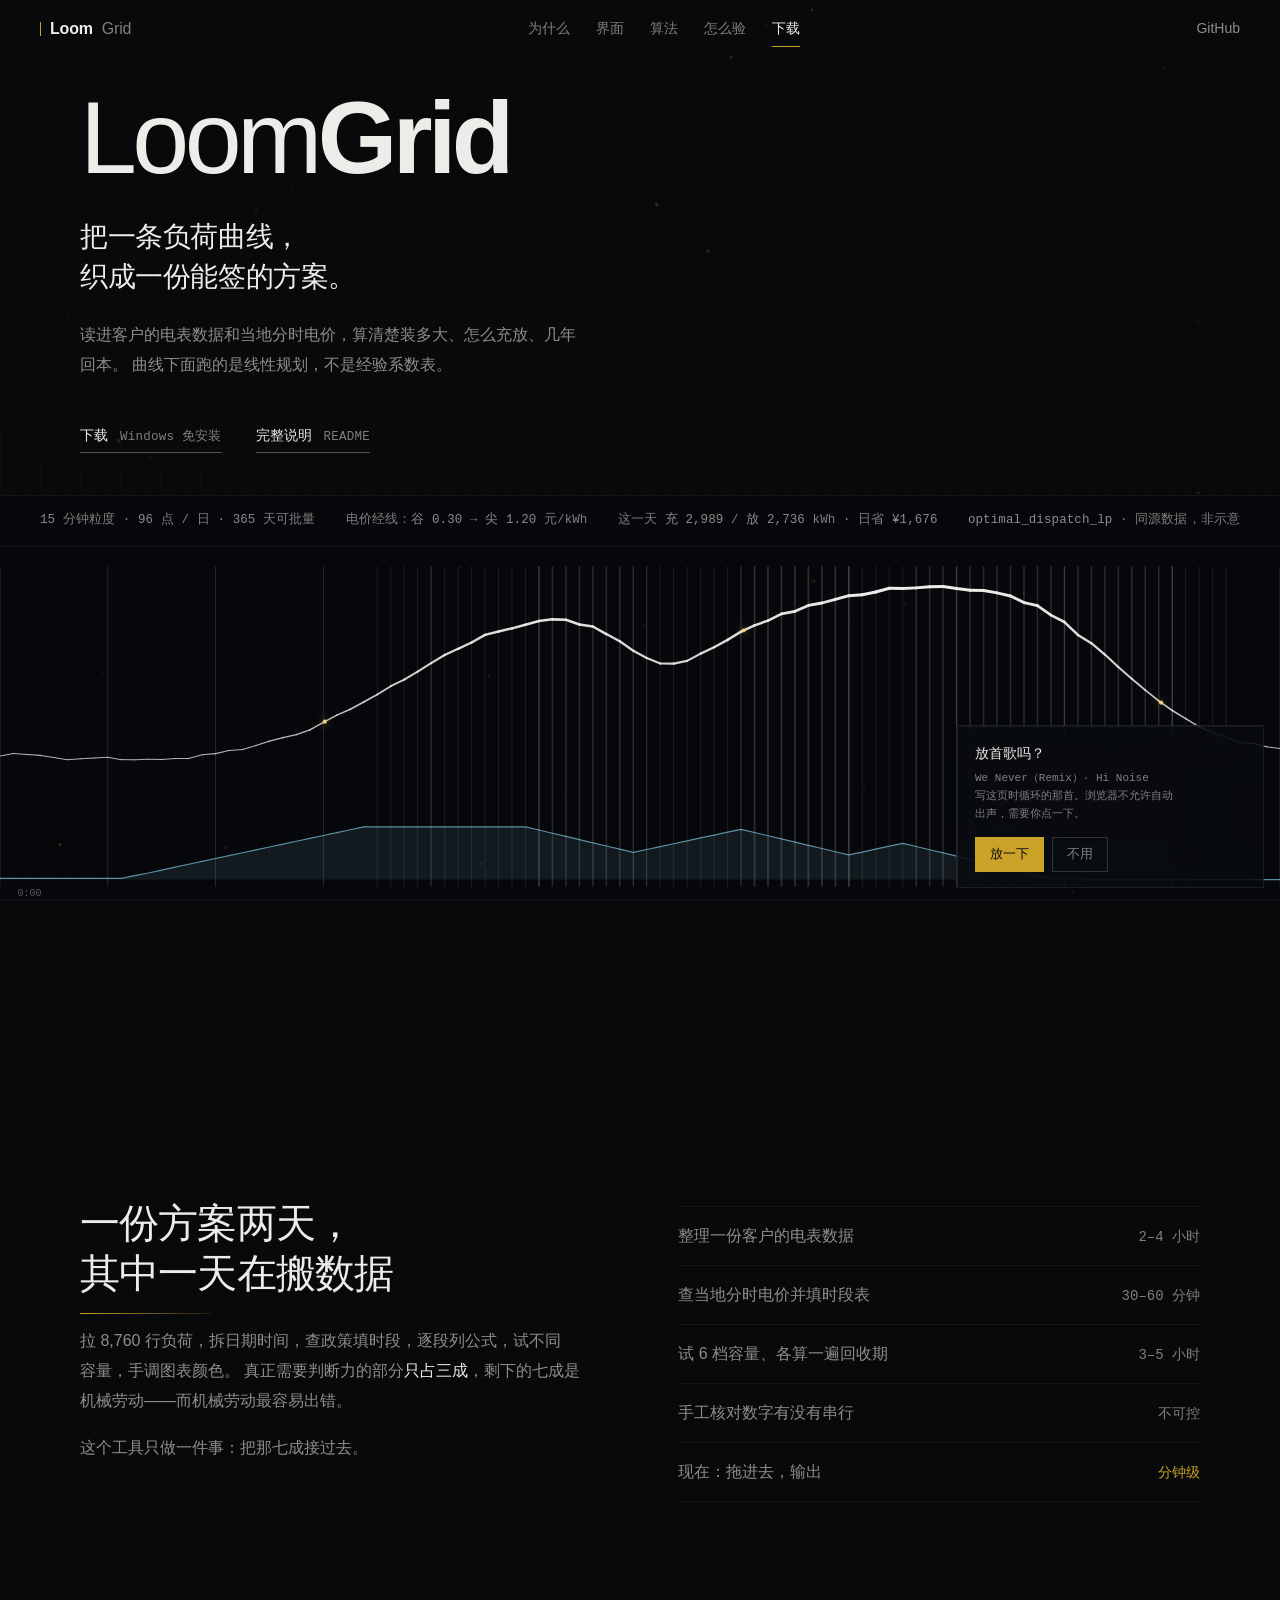
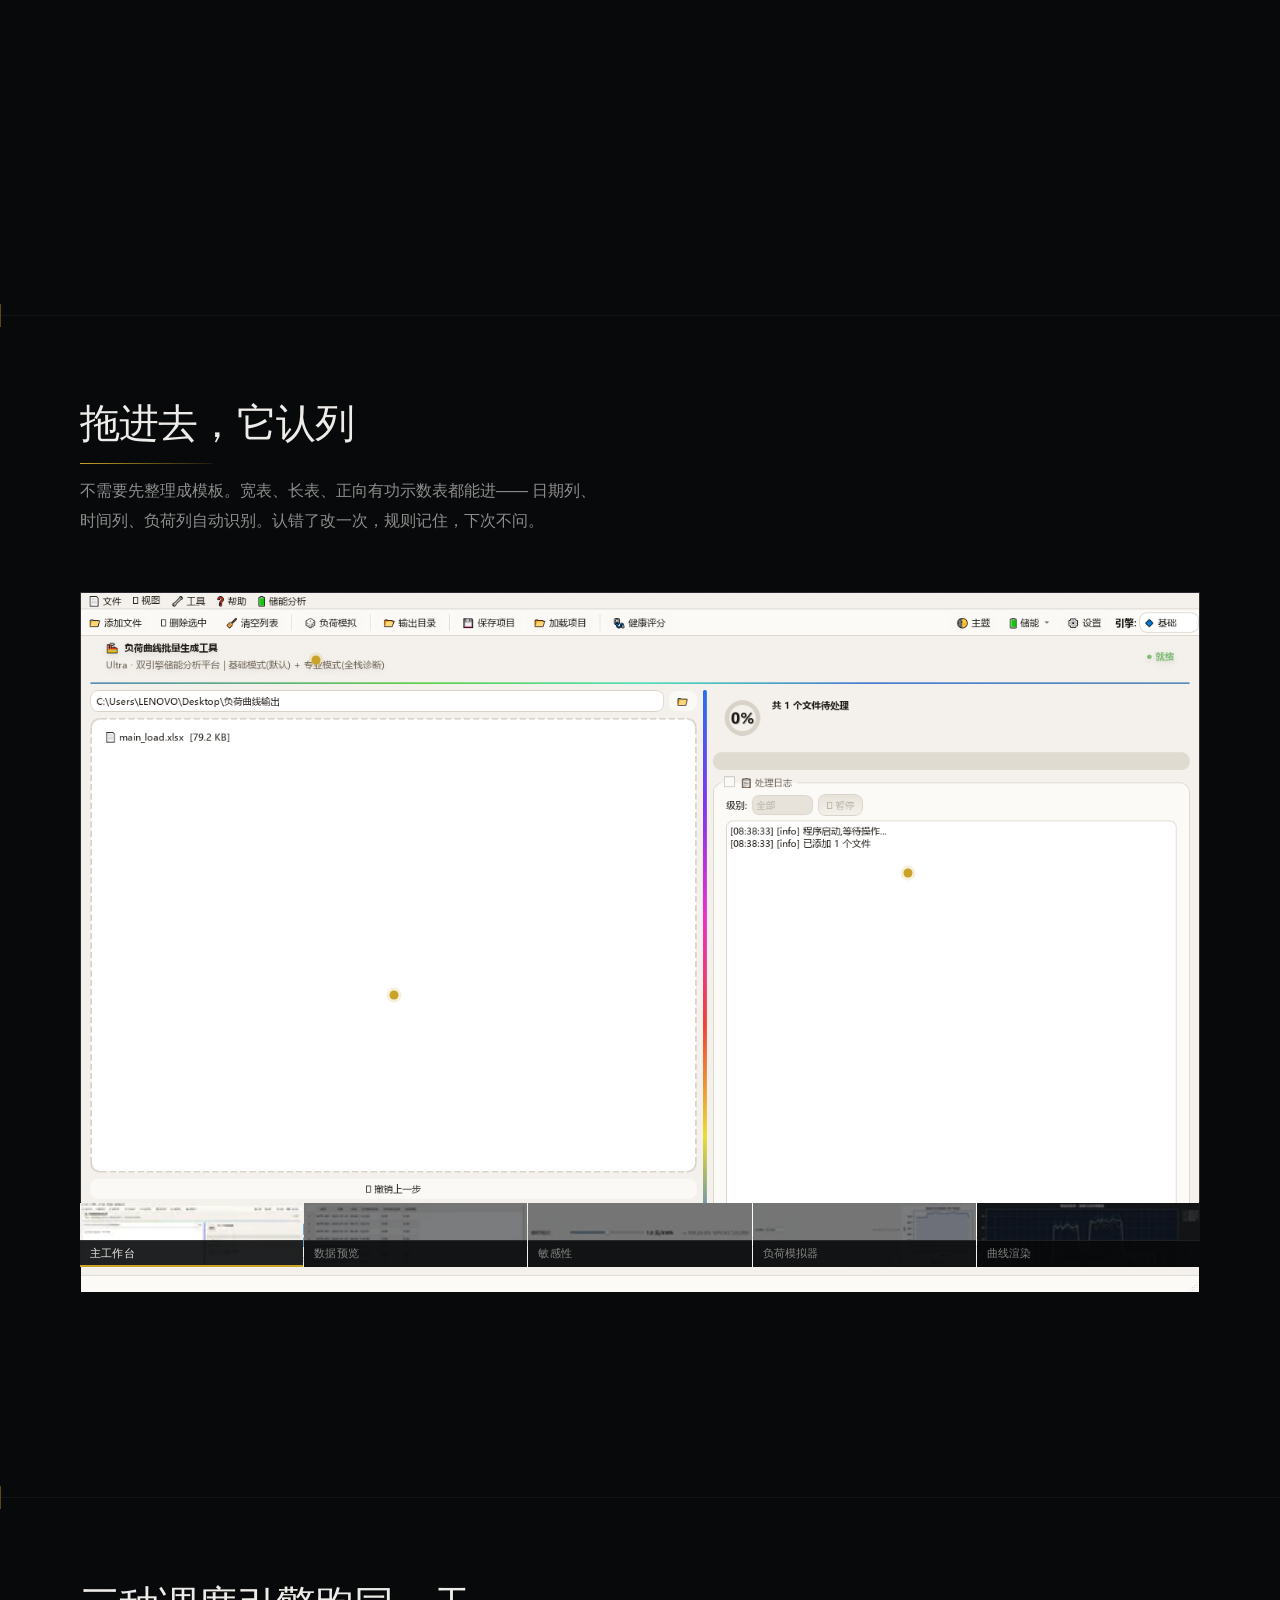
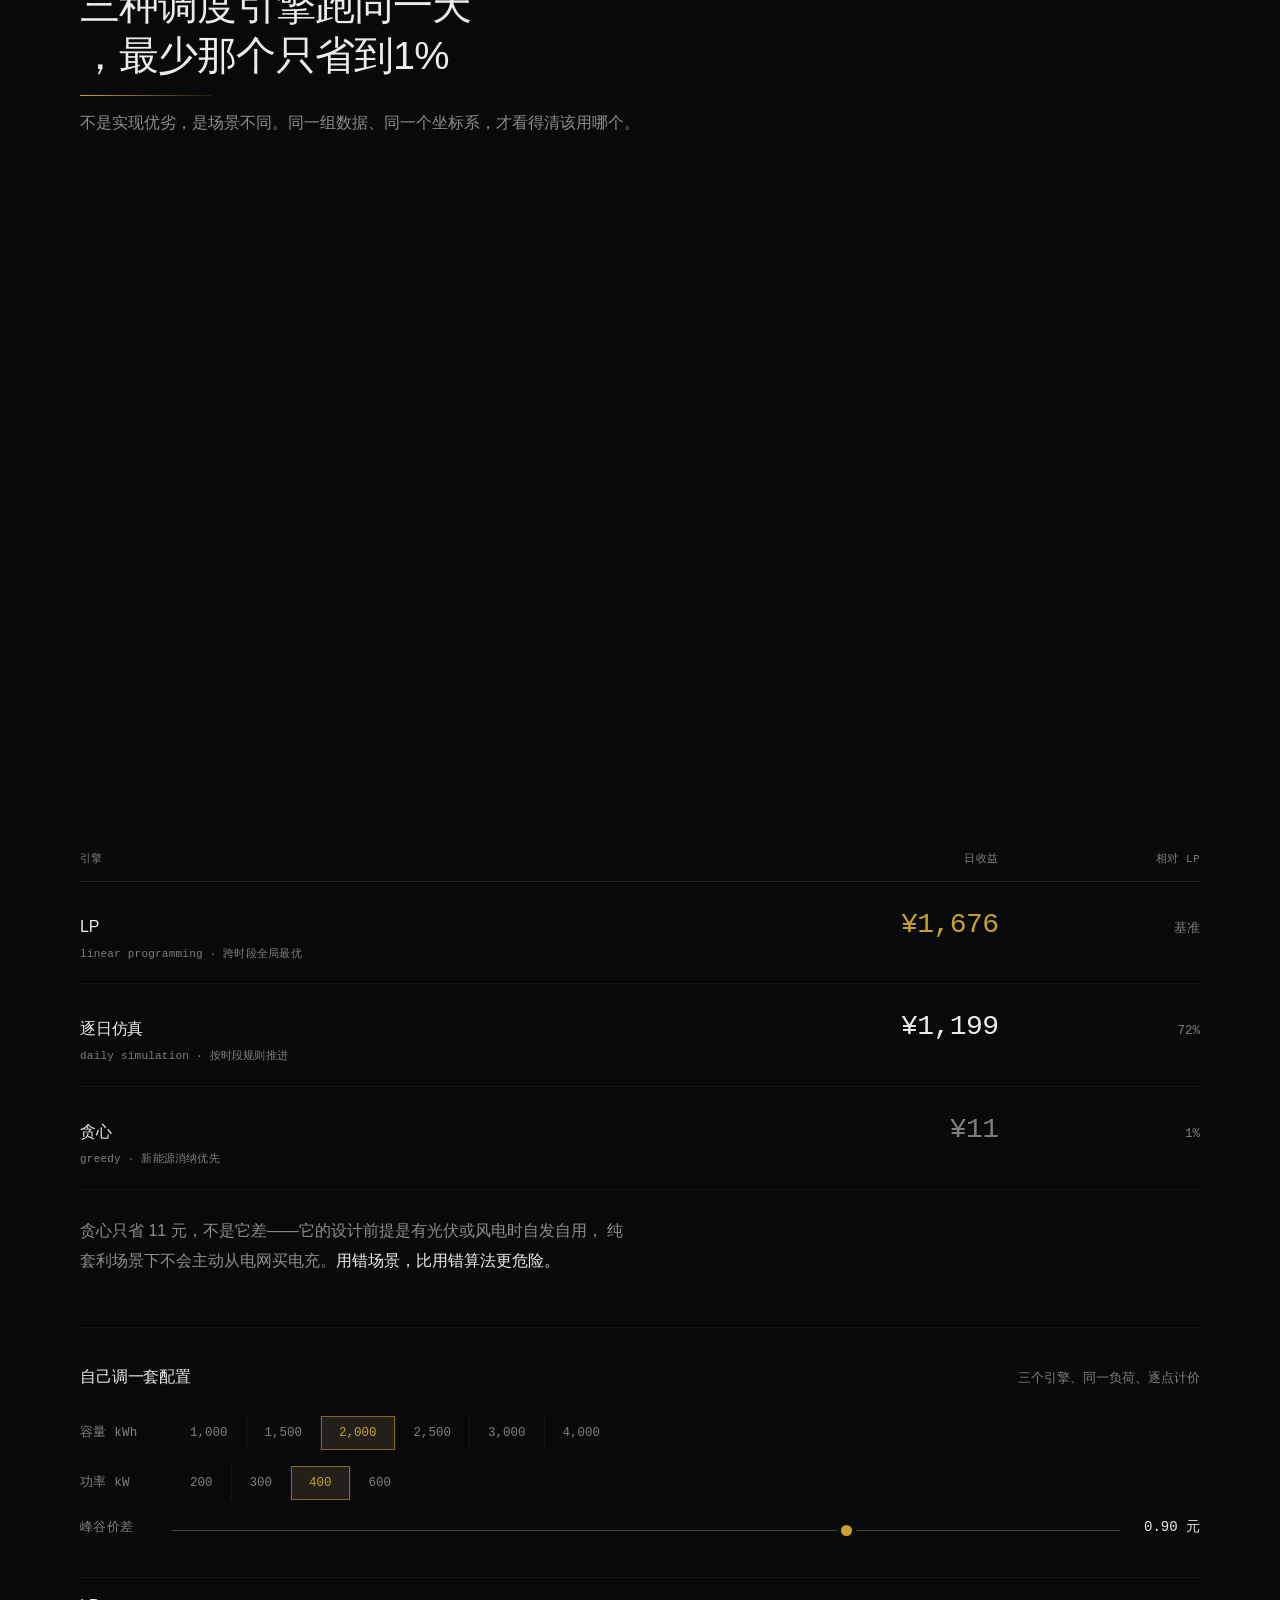
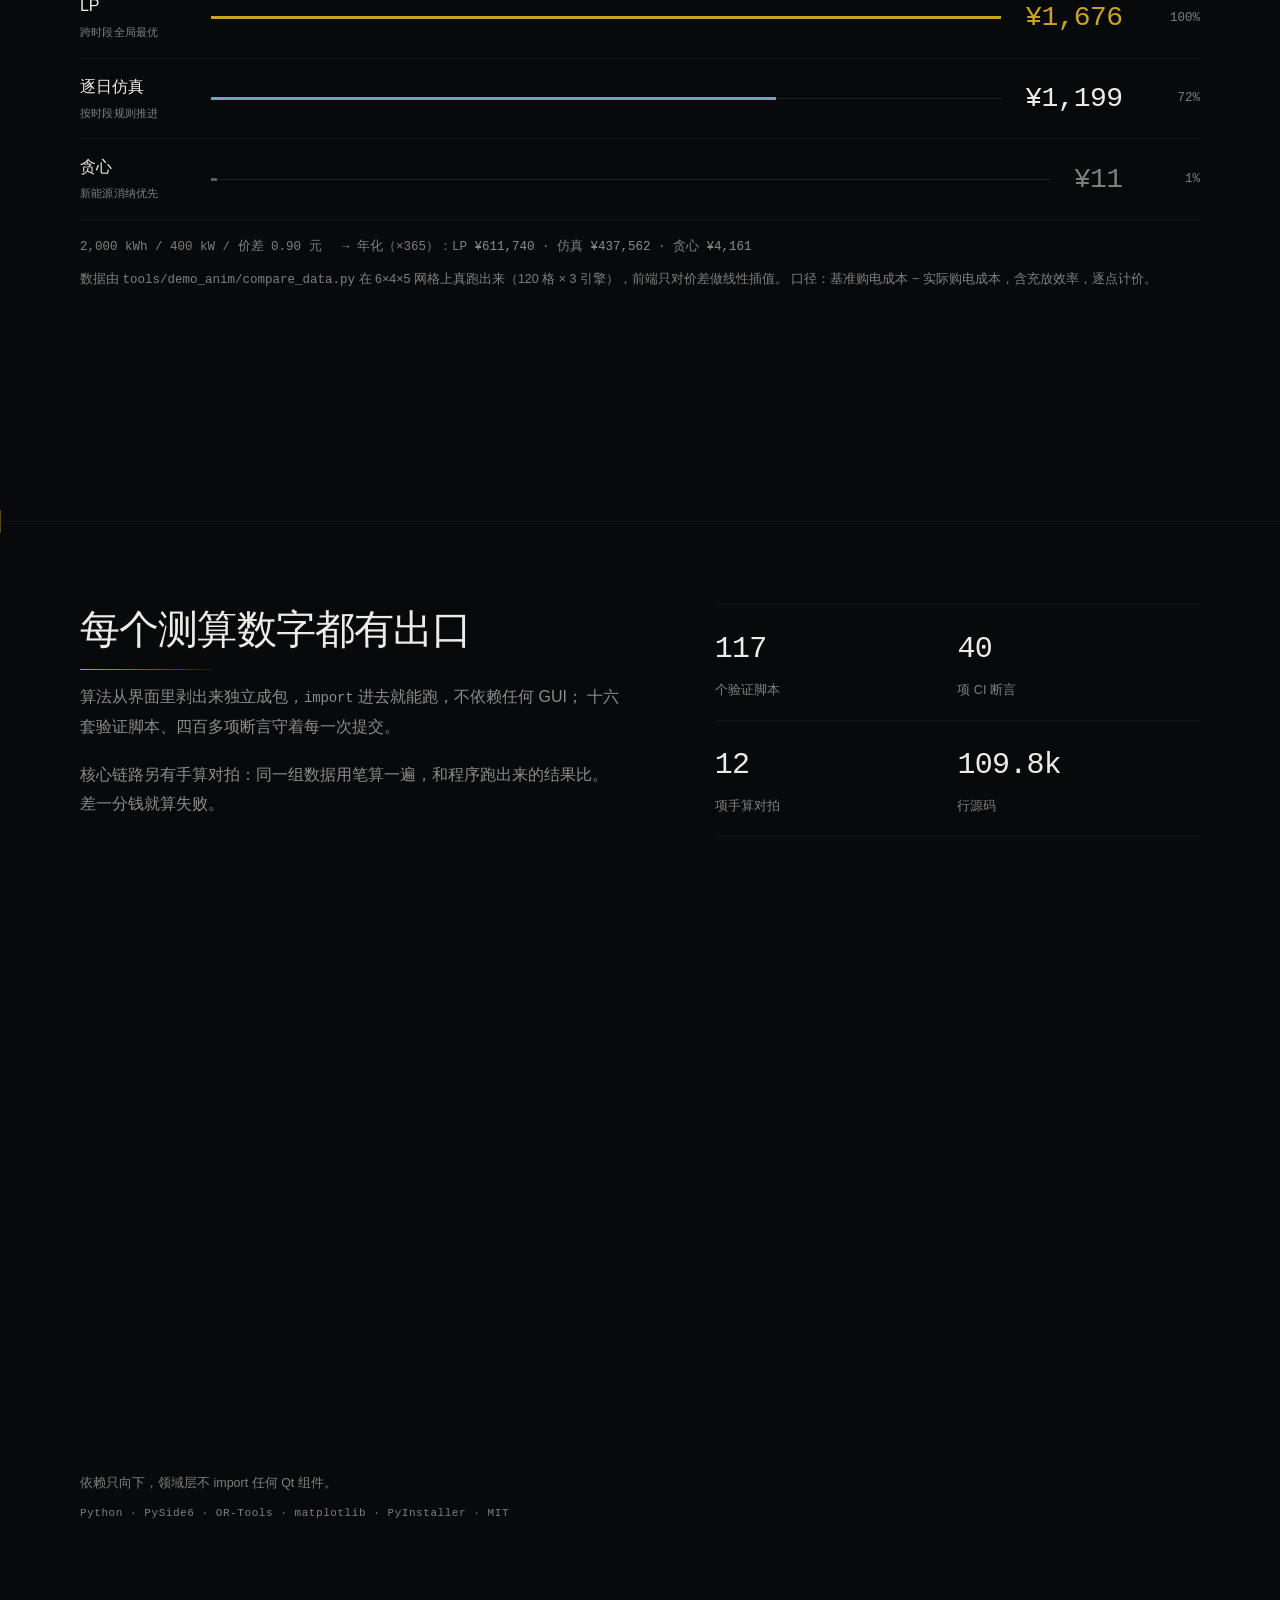
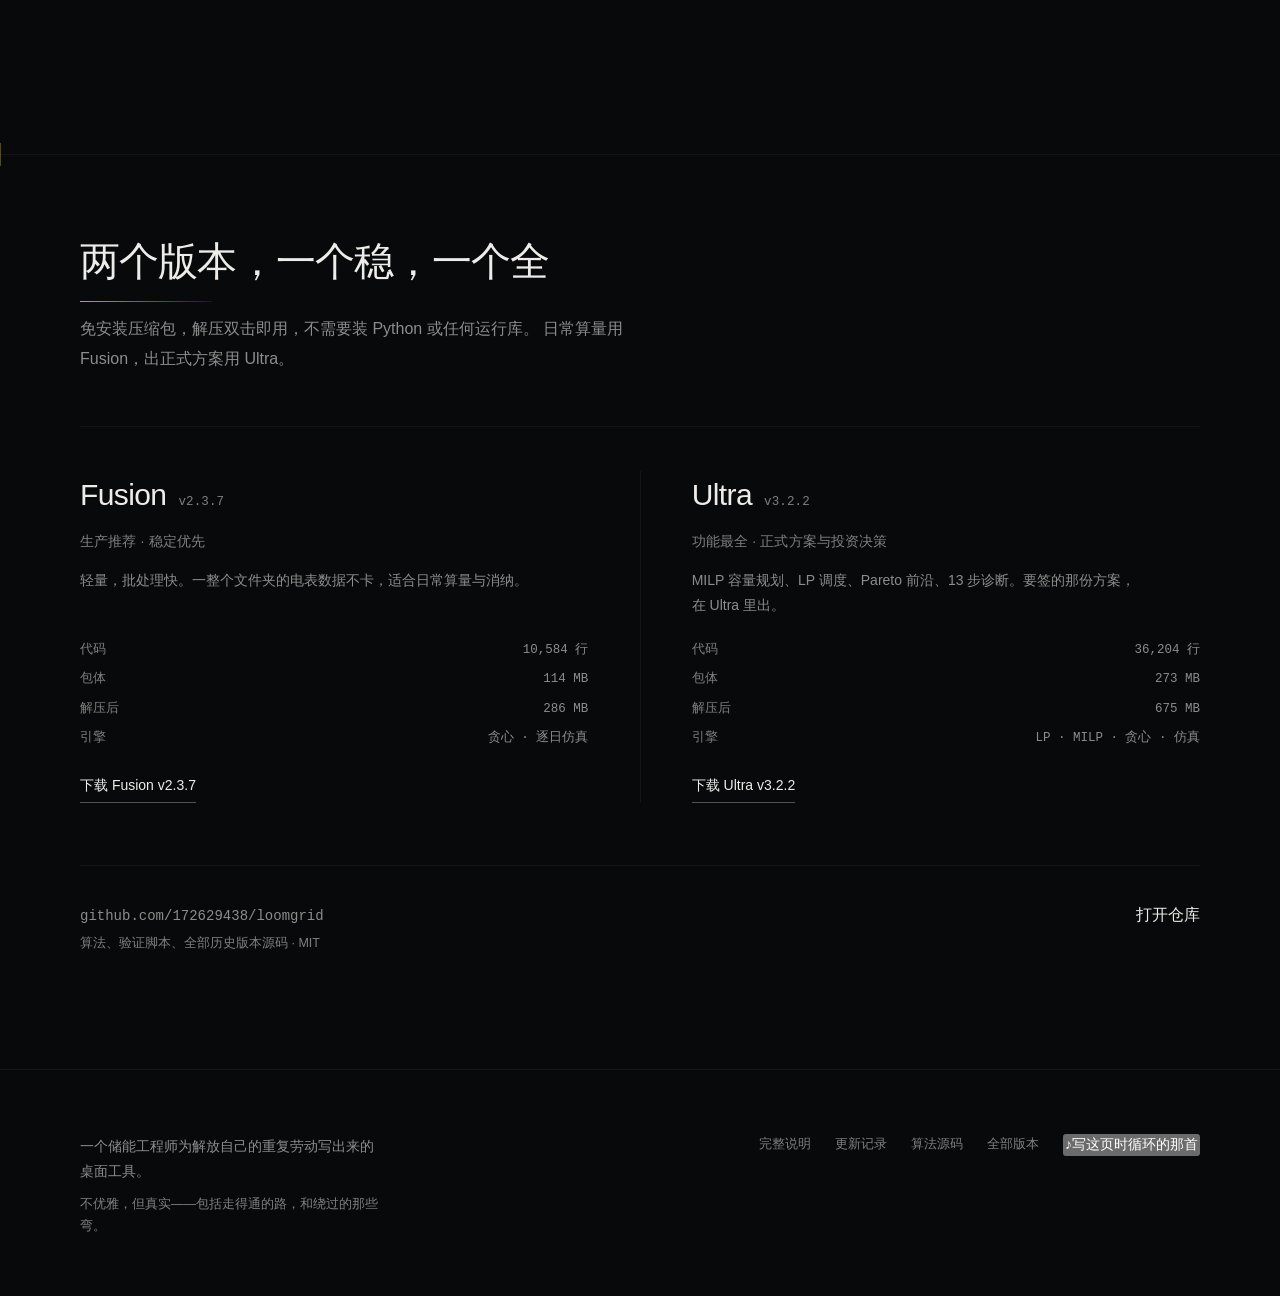
<file: docs/index.html>
<!DOCTYPE html>
<html lang="zh-CN">
<head>
<meta charset="utf-8">
<meta name="viewport" content="width=device-width, initial-scale=1">
<title>LoomGrid · 工商业储能测算工作台</title>
<meta name="description" content="读进客户的电表数据和当地分时电价，算清楚装多大、怎么充放、几年回本。算法可单独运行，117 个验证脚本守着每一个数字。">
<link rel="icon" href="assets/app.png" sizes="256x256">
<link rel="apple-touch-icon" href="assets/app.png">
<meta name="theme-color" content="#08090B">
<meta name="color-scheme" content="dark">
<link rel="canonical" href="https://172629438.github.io/loomgrid/">

<!-- 分享卡片：没有这几行，链接发到群里就只有一行裸 URL -->
<meta property="og:type" content="website">
<meta property="og:site_name" content="LoomGrid">
<meta property="og:title" content="LoomGrid · 把一条负荷曲线，织成一份能签的方案">
<meta property="og:description" content="工商业储能测算工作台：读进电表数据与分时电价，算清装多大、怎么充放、几年回本。曲线下面跑的是线性规划，不是经验系数表。">
<meta property="og:image" content="https://172629438.github.io/loomgrid/assets/og.png">
<meta property="og:image:width" content="1200">
<meta property="og:image:height" content="630">
<meta property="og:url" content="https://172629438.github.io/loomgrid/">
<meta property="og:locale" content="zh_CN">
<meta name="twitter:card" content="summary_large_image">
<meta name="twitter:title" content="LoomGrid · 把一条负荷曲线，织成一份能签的方案">
<meta name="twitter:description" content="工商业储能测算工作台。线性规划求解，117 个验证脚本守着每一个数字。">
<meta name="twitter:image" content="https://172629438.github.io/loomgrid/assets/og.png">
<script>
/* 渐进增强：脚本可用才启用入场编排；否则整页静态完整可读 */
document.documentElement.className += ' js';
</script>
<style>
/* ══════════════════════════════════════════════════════════════
   LoomGrid 落地页 · 方向「经线」

   页面是一台织机：时间轴是经线，数据是纬线，方案是织出来的布。
   Loom = 织机，Grid = 电网。名字里的隐喻第一次被用起来。

   TOKEN 计划
   ─────────────────────────────────────────────────────────────
   色彩   void #08090B（底 88%） · ink #EDECE8（暖白，非纯白）
          ash 三级 .58/.34/.18 · gold #C9A227（全页 <1.5%）
          ice #8FDDFF（只给数据：曲线 / SOC）
   字体   正文 "PingFang SC","Microsoft YaHei",sans-serif
          数字与刻度 ui-monospace,"JetBrains Mono",Consolas
   字阶   88 / 42 / 20 / 15 / 12.5  （5 档，标题与正文 5.9× 跳跃）
   间距   节距 clamp(104px,12vw,176px) · 内容宽 1120px
   硬约束 圆角 0 · 阴影 0 · 发光 0 · 渐变按钮 0 · 大写 eyebrow 0
   ─────────────────────────────────────────────────────────────
   刻意排除（对照反 AI 味清单逐条点名）：
     全大写 tracked 眉题 / 中点串 / → 尾巴 / 01–04 编号卡 /
     数字递增 / 万物滚动 fade-up / 彩色 accent >2 / 单一圆角全元素 /
     hover:scale / 伪真诚标题句
   ══════════════════════════════════════════════════════════════ */

:root{
  --void:#08090B;
  --ink:#EDECE8;
  /* 三档灰的透明度按 WCAG AA 反算过（背景 #08090B）：
       .58 → 5.8:1   正文
       .52 → 4.9:1   次要信息（原 .34 只有 2.72:1，不达标）
       .32 → 2.6:1   纯装饰（箭头、单位、分隔符——正文不引用这一档） */
  --ash1:rgba(237,236,232,.58);
  --ash2:rgba(237,236,232,.52);
  --ash3:rgba(237,236,232,.32);
  --gold:#C9A227;
  --gold-dim:rgba(201,162,39,.42);
  --ice:#8FDDFF;
  --line:rgba(237,236,232,.10);
  --line-soft:rgba(237,236,232,.055);
  --sans:"PingFang SC","Microsoft YaHei",-apple-system,"Segoe UI",sans-serif;
  --mono:ui-monospace,"JetBrains Mono","Cascadia Mono",Consolas,monospace;
  --wrap:1120px;

  /* ── 动效 token ────────────────────────────────────────────────
     时间：四档。140 以下给颜色/透明度，600 以上给整块进出。
     缓动：默认 cubic-bezier，浏览器支持 linear() 时换成真弹簧
           （阻尼谐振子方程采样，见 tools/motion_tokens.py）。

     为什么不全用弹簧：CSS transition 被中途打断时有个
     "reversing shortening factor"，会把剩余时长按比例压短——
     弹簧本来 620ms，中途反向可能只跑 150ms，看起来像撞墙。
     所以弹簧只给"一次性、不会被打断"的过渡（幕布、条形、金线）；
     高频交互（探针、hover）用普通 ease，反而不违和。
     ───────────────────────────────────────────────────────────── */
  --t-1:120ms;   /* 微：颜色、透明度 */
  --t-2:220ms;   /* 小：下划线、按钮 */
  --t-3:380ms;   /* 中：面板、条形 */
  --t-4:620ms;   /* 大：幕布、整块 */

  --ease-out:cubic-bezier(.22,1,.36,1);
  --ease-in-out:cubic-bezier(.65,0,.35,1);
  --spring-tight:cubic-bezier(.34,1.32,.64,1);
  --spring-soft:cubic-bezier(.22,1,.36,1);
  --spring-snap:cubic-bezier(.2,1.7,.5,1);

  /* 字号：8 档。19 → 8 的依据是「人眼分辨不出来、代码里却各写各的」——
     10.5/11 合并、11.5/12/12.5 合并、13~14.52 合并、15~17 合并。
     合并后每档都有明确职责，改版时只改这里。               */
  --fs-11:11px;      /* 刻度：表头、单位、播放器时间 */
  --fs-12_5:12.5px;  /* 小字：元信息、说明、标签 */
  --fs-14:14px;      /* 紧凑：导航、按钮、卡内正文 */
  --fs-16:16px;      /* 正文 */
  --fs-28:28px;      /* 金额：表格与对照器统一 */
  --fs-30:30px;      /* 展示数字、h3、hero 副标题 */
  --fs-42:42px;      /* h2 */
  --fs-104:104px;    /* h1 */
}

@supports (transition-timing-function: linear(0,1)){
  :root{
    --spring-tight:linear(0, 0.0839, 0.2657, 0.4706, 0.6565, 0.8045, 0.9106, 0.9789, 1.0174, 1.0347, 1.0384, 1.0345, 1.0272, 1.0194, 1.0124, 1.0069, 1.003, 1.0006, 0.9992, 0.9986, 0.9985, 0.9987, 0.999, 0.9993, 1);
    --spring-soft:linear(0, 0.0437, 0.1446, 0.2697, 0.3986, 0.5193, 0.6257, 0.7156, 0.7891, 0.8473, 0.8924, 0.9264, 0.9515, 0.9695, 0.9821, 0.9906, 0.9962, 0.9996, 1.0016, 1.0026, 1.0029, 1.0029, 1.0027, 1.0023, 1.0019, 1.0015, 1.0012, 1.0009, 1.0007, 1);
    --spring-snap:linear(0, 0.1146, 0.3633, 0.6349, 0.8625, 1.0181, 1.1011, 1.1262, 1.1139, 1.0832, 1.0488, 1.0194, 0.9989, 0.9878, 0.9841, 0.9854, 0.9891, 0.9935, 0.9973, 1, 1.0015, 1.002, 1.0019, 1.0014, 1.0009, 1.0004, 1);
  }
}

*{margin:0;padding:0;box-sizing:border-box}
html{scroll-behavior:smooth}
body{
  background:var(--void);color:var(--ink);
  font-family:var(--sans);line-height:1.62;
  -webkit-font-smoothing:antialiased;
  overflow-x:hidden;
}
img{display:block;max-width:100%}
a{color:inherit;text-decoration:none}
::selection{background:rgba(201,162,39,.28)}

.wrap{width:min(var(--wrap),calc(100% - 44px));margin:0 auto}

/* ── 经线装置 ───────────────────────────────────────────────
   整页共用一套 24 小时经线。hero 里它是电价，后面各节里它是
   极淡的背景纹理（opacity 0.02），让整页读起来是同一块布。   */
.warp{position:absolute;inset:0;pointer-events:none;z-index:0;overflow:hidden}
.warp svg{width:100%;height:100%}

/* ── 节 ── */
/* 节距：线上 clamp(88,9vw,116) + 线下 clamp(64,6.4vw,84)。
   之前 padding 一整块 172.8px、分割线紧贴内容，线上有留白而线下为零——
   分割线看起来像压在标题上，而不是把两节分开。 */
section{position:relative;padding:clamp(88px,9vw,116px) 0 clamp(88px,9vw,116px);scroll-margin-top:58px}
section > .wrap{position:relative;z-index:1}

/* 节首：一条贯穿线 + 左端金色刻度 */
.cut{
  height:1px;background:var(--line-soft);position:relative;
  margin-bottom:clamp(64px,6.4vw,84px);
}
.cut::before{
  content:"";position:absolute;left:0;top:-11px;
  width:1px;height:23px;background:var(--gold-dim);
}

/* ── 标题系统 ── */
h2{
  font-size:clamp(26px,3.1vw,42px);
  font-weight:500;letter-spacing:-.022em;line-height:1.26;
  max-width:22ch;text-wrap:balance;
}
h2 .q{color:var(--ash1)}
.lead{
  font-size:clamp(var(--fs-14),1.32vw,var(--fs-16));
  color:var(--ash1);max-width:64ch;margin-top:28px;
  line-height:1.86;font-weight:300;
  /* 字号收敛后 60ch 的绝对宽度变窄，正文最后一行会被挤成孤字（实测
     #workbench 的 lead 末行只剩「问。」）。pretty 专门避免这个。 */
  text-wrap:pretty;
}
.lead b{color:var(--ink);font-weight:500}
.lead code{
  font-family:var(--mono);font-size:var(--fs-14);
  color:var(--ash1);letter-spacing:-.01em;
}
.sub{font-size:var(--fs-12_5);color:var(--ash2);line-height:1.7;text-wrap:pretty}

/* ══════════ 导航 ══════════ */
nav{
  position:fixed;top:0;left:0;right:0;z-index:90;
  display:flex;align-items:center;justify-content:space-between;
  padding:0 clamp(18px,3.4vw,40px);height:58px;
  border-bottom:1px solid transparent;
  transition:background var(--t-2) var(--ease-out),border-color var(--t-2) var(--ease-out);
}
nav.on{background:rgba(8,9,11,.86);backdrop-filter:blur(12px);border-bottom-color:var(--line-soft)}
.brand{display:flex;align-items:center;gap:9px;font-size:var(--fs-16);letter-spacing:-.012em;font-weight:600}
.brand i{width:1px;height:14px;background:var(--gold);display:block}
.brand b{font-weight:600}
.brand span{font-weight:300;color:var(--ash2)}
.navlist{display:flex;gap:26px;font-size:var(--fs-14);color:var(--ash2)}
.navlist a{transition:color var(--t-1) var(--ease-out)}
.navlist a:hover{color:var(--ink)}
.navout{font-size:var(--fs-14);color:var(--ash1);transition:color var(--t-1) var(--ease-out)}
.navout:hover{color:var(--ink)}
@media(max-width:860px){.navlist{display:none}}

/* ══════════ HERO ══════════ */
#hero{padding:0;min-height:100vh;display:flex;flex-direction:column;justify-content:flex-end;position:relative}

/* 经线穿屏：96 根竖线从顶部一直延伸到织面，上部渐隐。
   整个首屏因此是同一块布，而不是“文字 + 下方一张图”。*/
#hero::before{
  content:"";position:absolute;inset:0;z-index:0;pointer-events:none;
  background-image:linear-gradient(90deg,rgba(237,236,232,.055) 1px,transparent 1px);
  background-size:calc(100% / 96) 100%;
  -webkit-mask-image:linear-gradient(180deg,transparent 0%,rgba(0,0,0,.22) 26%,rgba(0,0,0,.55) 62%,#000 88%);
  mask-image:linear-gradient(180deg,transparent 0%,rgba(0,0,0,.22) 26%,rgba(0,0,0,.55) 62%,#000 88%);
}
#hero > *{position:relative;z-index:1}

.hero-top{
  flex:1;display:flex;align-items:center;
  padding:clamp(80px,9vh,100px) 0 clamp(28px,3.6vh,40px);
}
.hero-copy{width:min(var(--wrap),calc(100% - 44px));margin:0 auto}
h1{
  font-size:clamp(54px,8vw,104px);
  font-weight:400;letter-spacing:-.045em;line-height:.94;
  margin-bottom:clamp(18px,2.6vw,30px);
}
h1 b{font-weight:600}
.hero-line{
  font-size:clamp(20px,2.2vw,30px);font-weight:400;
  letter-spacing:-.014em;line-height:1.45;color:var(--ink);
  max-width:24ch;
}
.hero-line .dim{color:var(--ash2)}
.hero-desc{
  margin-top:22px;font-size:clamp(var(--fs-14),1.28vw,var(--fs-16));
  color:var(--ash1);max-width:56ch;line-height:1.86;font-weight:300;
}
.hero-act{margin-top:clamp(30px,4vw,44px);display:flex;gap:34px;flex-wrap:wrap}
.hero-act a{
  font-size:var(--fs-14);color:var(--ink);padding-bottom:5px;
  border-bottom:1px solid var(--ash3);transition:border-color var(--t-1) var(--ease-out),color var(--t-1) var(--ease-out);
}
.hero-act a:hover{border-bottom-color:var(--gold);color:var(--gold)}
.hero-act a em{font-style:normal;font-family:var(--mono);font-size:var(--fs-12_5);color:var(--ash2);margin-left:8px;letter-spacing:.02em}

/* 织面 —— 全幅，贴上下两条线，不在任何卡片里 */
.loom{
  position:relative;width:100%;
  border-top:1px solid var(--line-soft);
  border-bottom:1px solid var(--line-soft);
  background:#06070A;
}
.loom{position:relative}
.loom svg{display:block;width:100%;height:auto;overflow:visible}


@media (prefers-reduced-motion:no-preference){
  @supports (animation-timeline: view()){
      }
}
/* 织面用 preserveAspectRatio="none" 填充容器，纵向拉伸会连带改变线宽，
   non-scaling-stroke 让描边保持设计值（1.5px 的负荷线到哪都是 1.5px）。 */
#loomSvg path,#loomSvg line{vector-effect:non-scaling-stroke}
.loom-meta{
  position:relative;display:flex;justify-content:space-between;gap:24px;
  flex-wrap:wrap;padding:14px clamp(18px,3.4vw,40px) 15px;
  font-family:var(--mono);font-size:var(--fs-12_5);line-height:1.7;
  letter-spacing:.008em;color:var(--ash2);
  border-bottom:1px solid var(--line-soft);
}
.loom-meta b{color:var(--ash1);font-weight:400}
@media(max-width:700px){.loom-meta{font-size:var(--fs-11);gap:14px}}

/* ══════════ 01 为什么 ══════════ */
.why-top{
  display:grid;grid-template-columns:1fr 1fr;gap:clamp(36px,6vw,90px);
  align-items:start;
}
@media(max-width:880px){.why-top{grid-template-columns:1fr;gap:36px}}

.costlist{margin-top:8px}
.costrow{
  display:grid;grid-template-columns:1fr auto;gap:18px;
  align-items:baseline;padding:16px 0;
  border-bottom:1px solid var(--line-soft);
}
.costrow:first-child{border-top:1px solid var(--line-soft)}
.costrow .k{font-size:var(--fs-16);color:var(--ash1)}
.costrow .v{
  font-family:var(--mono);font-size:var(--fs-14);color:var(--ash2);
  font-variant-numeric:tabular-nums;white-space:nowrap;
}
.costrow .v b{color:var(--ink);font-weight:500}
.costrow.hi .v b{color:var(--gold)}

/* ══════════ 02 界面 ══════════ */
/* 界面截图是浅底的——故意不滤不反色。给它们一个明确的框，
   它们就成了“产品的脸”，而不是一页白纸贴上来。*/
.shot{position:relative;border:1px solid rgba(237,236,232,.14);background:#0D0F13}
.shot img{width:100%;display:block}
/* 截图可放大 —— 390 屏上界面图缩到 335px 宽，文字读不出来。
   指针给 zoom-in 作为暗示，点击开原尺寸。 */
a.zoomimg{ display:block; cursor:zoom-in; position:relative; z-index:1 }

/* ── 卡牌化 ────────────────────────────────────────────────────
   炉石那套的运动逻辑：卡片有重量，悬停会「升起」，鼠标移动时跟着转。
   不抄它的美术（发光、粒子）——这是工程工具，不是游戏。

   两个变量由 JS 写入：
     --rx / --ry  鼠标在卡面上的位置（-1 ~ 1）
   卡片本体用 perspective + rotate 做出厚度感。 */
.shot{
  --rx:0; --ry:0;
  position:relative;
  transform-style:preserve-3d;
  transition:border-color var(--t-2) var(--ease-out),
             background var(--t-2) var(--ease-out),
             box-shadow var(--t-2) var(--ease-out),
             transform 420ms cubic-bezier(.22,.9,.24,1);
  will-change:transform;
}
/* ── 卡片光斑 ──────────────────────────────────────────────────
   鼠标在卡上移动，一道金色光跟着走。用 plus-lighter 只加不减，
   截图不会被压暗——这是关键，普通 overlay 会把浅底界面染成脏黄。
   --mx / --my 与 3D 倾斜共用同一组变量。 */
.shot::before{
  content:""; position:absolute; inset:0; pointer-events:none; z-index:2;
  background:radial-gradient(circle 240px at var(--mx,50%) var(--my,50%),
    rgba(201,162,39,.20), rgba(201,162,39,.06) 45%, transparent 68%);
  mix-blend-mode:plus-lighter;
  opacity:0;
  transition:opacity 300ms var(--ease-out);
}
.shot:hover::before{ opacity:1 }

/* ── 卡片金属反光 ──────────────────────────────────────────────
   一道窄光带斜着扫过卡面，位置跟鼠标走。
   和光斑（::before）分工：光斑是「照亮」，反光是「反光」——
   前者径向、后者线性，两者叠加才有金属感。
   同样用 plus-lighter，不压暗截图。 */
.shot::after{
  content:""; position:absolute; inset:0; pointer-events:none; z-index:2;
  background:linear-gradient(104deg,
    transparent 38%,
    rgba(255,255,255,.055) 46%,
    rgba(232,207,122,.13) 51%,
    rgba(255,255,255,.05) 56%,
    transparent 64%);
  background-size:260% 100%;
  background-position:var(--shx, -60%) 0;
  mix-blend-mode:plus-lighter;
  opacity:0;
  transition:opacity 320ms var(--ease-out),
             background-position 180ms linear;
}
.shot:hover::after{ opacity:1 }

/* 流动光点 */
.flowdot{ filter:drop-shadow(0 0 5px rgba(201,162,39,.85)) }
@media (prefers-reduced-motion:reduce){
  .flowg{ display:none }
  .shot::after{ display:none }
}

/* 悬停：升起 + 跟随鼠标的 3D 倾斜 + 一层投影 */
.shot:hover{
  border-color:rgba(201,162,39,.46);
  background:#101216;
  transform:
    perspective(900px)
    translateY(-10px)
    rotateX(calc(var(--ry) * -5deg))
    rotateY(calc(var(--rx) * 7deg))
    scale(1.015);
  box-shadow:
    0 28px 64px -24px rgba(0,0,0,.85),
    0 0 0 1px rgba(201,162,39,.18);
  z-index:2;
}
.shot:hover figcaption{ color:var(--ash1); border-top-color:rgba(201,162,39,.24) }
/* 按住：像把卡捏起来，压一点 */
.shot:active{ transform:perspective(900px) translateY(-4px) scale(0.995) }
/* 灯箱打开时，来源卡在原位淡出，造成「卡飞走了」的错觉 */
.shot.lifted{ opacity:.18; transition:opacity 300ms var(--ease-out) }

/* 右上角：「展开」 */
a.zoomimg::after{
  content:"展开"; position:absolute; right:10px; top:10px;
  padding:4px 9px; font-family:var(--mono); font-size:var(--fs-11);
  letter-spacing:.06em; color:var(--ink);
  background:rgba(8,9,11,.78);
  border:1px solid rgba(237,236,232,.22);
  opacity:0; transform:translateY(-4px);
  transition:opacity var(--t-1) var(--ease-out),
             transform var(--t-1) var(--ease-out);
  pointer-events:none;
}
a.zoomimg:hover::after,a.zoomimg:focus-visible::after{ opacity:1; transform:none }

/* ── 灯箱 ──────────────────────────────────────────────────────
   站内放大：遮罩 + 大图 + 标注点 + 说明 + 计数 + 左右切换。
   图按 viewport 做上限，不裁切；遮罩点空白即可关。 */
/* 灯箱：不用 display 硬切。display 无法过渡，
   改成 visibility + opacity，让遮罩能淡、图能飞。 */
.litebox{
  position:fixed; inset:0; z-index:300;
  display:flex; align-items:center; justify-content:center;
  /* 背景交给 #lbShader（WebGL 噪声溶解）；没 WebGL 时这条兜底 */
  background:rgba(6,7,10,.945);
  -webkit-backdrop-filter:blur(18px) saturate(140%);
  backdrop-filter:blur(18px) saturate(140%);
  opacity:0; visibility:hidden;
  /* 斜切推进：遮罩不是一个平面淡进来，是从下往上「被推」进来。
     绝区零的转场就是这个路子——平面在动，透明度只是配角。 */
  clip-path:inset(100% 0 0 0);
  transition:clip-path 520ms cubic-bezier(.16,.84,.24,1),
             opacity 200ms var(--ease-out),
             visibility 0s linear 520ms;
}
.litebox.on{
  opacity:1; visibility:visible;
  clip-path:inset(0 0 0 0);
  transition:clip-path 560ms cubic-bezier(.16,.84,.24,1),
             opacity 180ms var(--ease-out),
             visibility 0s;
}
/* 关闭：从下往上收回，比打开快一档（面积律：退场 0.6×进场） */
.litebox.closing{
  opacity:1;
  clip-path:inset(0 0 100% 0);
  transition:clip-path 340ms cubic-bezier(.4,.06,.3,1),
             opacity 340ms var(--ease-out) 120ms,
             visibility 0s linear 520ms;
}
/* 关闭中：遮罩先淡，与图飞回同时进行（关闭逻辑见 JS） */
.litebox.closing{
  opacity:0;
  transition:opacity 300ms var(--ease-out), visibility 0s linear 300ms;
}

/* ── shader 转场层 ─────────────────────────────────────────────
   噪声溶解由 WebGL 画；这层只在灯箱开着时存在。
   has-shader 时把 CSS 的 clip-path 和背景都让出来。 */
#lbShader{
  position:fixed; inset:0; z-index:299;
  pointer-events:none; display:none;
}
.litebox.has-shader{ background:transparent; clip-path:none !important; }
.litebox.has-shader.on, .litebox.has-shader.closing{
  clip-path:none !important;
}
/* 图与说明跟着遮罩一起淡入；FLIP 的位移由 JS 写在 transform 上，
   所以这里的 transform 只做收尾（从 0.98 到 1 那種轻微落位）。 */
.litebox .lb-stage{
  transform:scale(.985); opacity:0;
  transition:transform 420ms cubic-bezier(.22,.9,.24,1),
             opacity 300ms var(--ease-out);
}
.litebox.on .lb-stage{ transform:none; opacity:1 }
.litebox .lb-stage{ position:relative; max-width:94vw; max-height:88vh }
.litebox .lb-img{
  display:block; max-width:94vw; max-height:88vh;
  width:auto; height:auto; object-fit:contain;
  border:1px solid rgba(237,236,232,.16);
  background:#0A0C10;
}
/* 灯箱里的标注点：位置百分比相同，只是尺度变大 */
.litebox .shotmark{ z-index:2 }
.litebox .lb-cap{
  position:absolute; left:0; right:0; bottom:-46px;
  display:flex; justify-content:space-between; align-items:baseline; gap:20px;
  font-size:var(--fs-12_5); color:var(--ash2);
}
.litebox .lb-cap b{ color:var(--ink); font-weight:400 }
.litebox .lb-count{
  position:absolute; right:calc(100% + 18px); top:0;
  font-family:var(--mono); font-size:var(--fs-11);
  color:var(--ash2); letter-spacing:.08em; white-space:nowrap;
}
.litebox .lb-x{
  position:absolute; right:calc(100% + 18px); top:26px;
  width:32px; height:32px; display:grid; place-items:center;
  background:none; border:1px solid rgba(237,236,232,.22);
  color:var(--ink); font-size:16px; line-height:1; cursor:pointer;
  transition:border-color var(--t-1) var(--ease-out),color var(--t-1) var(--ease-out);
}
.litebox .lb-x:hover{ border-color:var(--gold); color:var(--gold) }
.litebox .lb-prev,.litebox .lb-next{
  position:absolute; top:50%; transform:translateY(-50%);
  width:40px; height:56px; display:grid; place-items:center;
  background:none; border:1px solid rgba(237,236,232,.18);
  color:var(--ink); font-size:15px; cursor:pointer;
  transition:border-color var(--t-1) var(--ease-out),color var(--t-1) var(--ease-out);
}
.litebox .lb-prev{ left:-56px } .litebox .lb-next{ right:-56px }
.litebox .lb-prev:hover,.litebox .lb-next:hover{ border-color:var(--gold); color:var(--gold) }
.litebox .lb-prev[disabled],.litebox .lb-next[disabled]{ opacity:.22; cursor:default }
@media (max-width:900px){
  .litebox .lb-count{ right:auto; left:0; top:-24px }
  .litebox .lb-x{ right:0; top:-46px }
  .litebox .lb-prev{ left:-8px } .litebox .lb-next{ right:-8px }
  .litebox .lb-cap{ position:static; margin-top:10px }
}
@media (prefers-reduced-motion:reduce){
  .shot,.shot:hover,.shot:active{
    transform:none !important;
    transition:border-color 120ms,background 120ms !important;
  }
  .litebox *,.litebox,.shot,a.zoomimg::after{ transition:none !important }
  .litebox .lb-stage{ transform:none !important; opacity:1 !important }
}

/* ── 截图标注点 ────────────────────────────────────────────────
   一个 9px 的点，悬停或键盘聚焦时放大并浮出一句话。
   说的不是「这是什么功能」，是「这一处为什么值得看」。
   点在图片之上、放大链接之下——点它不会触发看原图。 */
.shotmark{
  position:absolute; width:9px; height:9px;
  /* 用 transform 居中，不用负 margin：
     负 margin 会让可点击区域与可视位置错开，自动化测试 hover 不到。 */
  transform:translate(-50%,-50%);
  border-radius:50%; background:var(--gold); cursor:help; z-index:3;
  box-shadow:0 0 0 3px rgba(201,162,39,.16);
  transition:transform var(--t-1) var(--ease-out),
             box-shadow var(--t-1) var(--ease-out);
}
.shotmark:hover,.shotmark:focus-visible,.shotmark.on{
  transform:translate(-50%,-50%) scale(1.6);
  box-shadow:0 0 0 6px rgba(201,162,39,.20);
  outline:none;
}
.shotmark::after{
  content:attr(data-note);
  position:absolute; left:50%; bottom:calc(100% + 12px);
  transform:translateX(-50%);
  width:max-content; max-width:250px;
  padding:9px 11px; font-size:var(--fs-12_5); line-height:1.62;
  color:var(--ink); background:rgba(8,9,11,.95);
  border:1px solid rgba(237,236,232,.20); border-left:1px solid var(--gold-dim);
  opacity:0; pointer-events:none; transition:opacity var(--t-1) var(--ease-out);
  white-space:normal;
}
.shotmark:hover::after,.shotmark:focus-visible::after,.shotmark.on::after{ opacity:1 }
/* 靠右的点，说明框往左展开，不然会被裁 */
.shotmark.at-r::after{ left:auto; right:-6px; transform:none }
/* 靠下的点，说明框翻到下面 */
.shotmark.at-b::after{ bottom:auto; top:calc(100% + 12px) }
@media (max-width:700px){
  .shotmark{ width:8px; height:8px }
  .shotmark::after{ max-width:200px; font-size:var(--fs-11) }
}
@media (prefers-reduced-motion:reduce){
  .shotmark,.shotmark::after{ transition:none }
}
a.zoomimg:focus-visible{ outline:1px solid var(--gold); outline-offset:2px }
.shot figcaption{
  padding:12px 14px;font-size:var(--fs-12_5);color:var(--ash2);
  display:flex;justify-content:space-between;gap:16px;flex-wrap:wrap;
  border-top:1px solid rgba(237,236,232,.10);
  background:#0A0C10;
}
.shot figcaption b{color:var(--ash1);font-weight:400}
/* ── 主从图库 ──────────────────────────────────────────────────
   五张图不是五段插图，是一个单元：一张主视图 + 一条缩略索引。
   缩略条本身就是卡组的样子——点它换主图，主图点开进灯箱。 */
.gallery{ margin-top:clamp(34px,4.6vw,56px) }

.g-stage{
  position:relative;
  /* 高度设在图片区（下面的 a.zoomimg），不设在这里——
     设在容器上会把 figcaption 挤出边界，说明被缩略条压住。 */
  border:1px solid rgba(237,236,232,.14);
  /* 展台底：极淡的经线纹。竖图两侧会留黑边，
     有了这层纹理，留白读起来是「展台」而不是「空了」。 */
  background:
    repeating-linear-gradient(90deg,
      rgba(237,236,232,.022) 0 1px, transparent 1px 26px),
    #0A0C10;
  transition:border-color var(--t-2) var(--ease-out);
}
.g-stage:hover{ border-color:rgba(201,162,39,.30) }
/* 主视图里只显示一张；其余 display:none，切的时候给一个落位动画 */
.g-stage .shot{
  display:none; height:100%; border:0; background:none;
  transform:none !important; box-shadow:none !important;
  flex-direction:column;
}
.g-stage .shot.on{
  display:flex;
  animation:gIn 480ms cubic-bezier(.22,.9,.24,1) both;
}
/* 图片区吃掉剩余高度，图在里面等比 contain */
/* 图片区定高：五张图长宽比不同（横图 1438×901、竖图 560×700），
   不定高的话竖图高度会翻倍，主视图一跳整页都抖。
   contain 居中，代价是竖图两侧留黑边——比版面跳动好。 */
.g-stage a.zoomimg{
  height:clamp(360px,44vw,660px);
  display:grid; place-items:center;
}
.g-stage a.zoomimg{ z-index:1 }
.g-stage .shot img{
  width:auto; height:auto;
  max-width:100%; max-height:100%;
  object-fit:contain;
}
.g-stage .shot figcaption{ flex:0 0 auto }
@keyframes gIn{
  from{ opacity:0; transform:translateY(10px) scale(.994) }
  to{ opacity:1; transform:none }
}

/* 缩略索引：等宽、紧排、当前项底部一条金线 */
.g-thumbs{
  display:grid; grid-template-columns:repeat(5,1fr);
  gap:1px; margin-top:1px;
  background:rgba(237,236,232,.10);
}
.g-thumb{
  position:relative; display:block; padding:0; border:0;
  background:#0A0C10; cursor:pointer; overflow:hidden;
  transition:background var(--t-1) var(--ease-out),
             transform 420ms cubic-bezier(.22,.9,.24,1),
             opacity 420ms var(--ease-out);
}
/* 一条卡组，一张张落位。JS 给 .in 逐个放行。 */
.js .g-thumbs .g-thumb{ opacity:0; transform:translateY(14px) }
.js .g-thumbs.in .g-thumb{ opacity:1; transform:none }
.js .g-thumb:hover{ transform:translateY(-3px) }
.g-thumb img{
  display:block; width:100%; height:64px;
  object-fit:cover; object-position:top center;
  opacity:.46; filter:grayscale(.35);
  transition:opacity var(--t-1) var(--ease-out), filter var(--t-1) var(--ease-out);
}
.g-thumb span{
  position:absolute; left:0; right:0; bottom:0;
  padding:5px 10px 6px;
  font-family:var(--mono); font-size:var(--fs-11); letter-spacing:.02em;
  color:var(--ash2); text-align:left;
  background:rgba(8,9,11,.90);
  border-top:1px solid rgba(237,236,232,.10);
  transition:color var(--t-1) var(--ease-out);
  white-space:nowrap; overflow:hidden; text-overflow:ellipsis;
}
.g-thumb:hover img{ opacity:.82; filter:none }
.g-thumb:hover span{ color:var(--ash1) }
.g-thumb.on{ background:#101216 }
.g-thumb.on img{ opacity:1; filter:none }
.g-thumb.on span{ color:var(--ink) }
.g-thumb.on::after{
  content:""; position:absolute; left:0; right:0; bottom:0; height:2px;
  background:var(--gold);
}
.g-thumb:focus-visible{ outline:1px solid var(--gold); outline-offset:-1px }

@media (max-width:700px){
  .g-thumb img{ height:44px }
  .g-thumb span{ font-size:9.5px; padding:2px 5px 3px }
}
@media (prefers-reduced-motion:reduce){
  .g-stage .shot.on{ animation:none }
  .g-thumb img,.g-thumb span,.g-stage{ transition:none }
}

/* 技术图版：给图一个明确的界，避免“淡色块浮在页面上”的失误感 */
.fig{border:1px solid var(--line-soft);background:#0A0C10}
.fig img{width:100%;display:block}

/* ══════════ 03 算法 ══════════ */
.engines-fig{margin-top:clamp(34px,4.6vw,52px)}.engtable{margin-top:clamp(28px,3.6vw,44px);width:100%;border-collapse:collapse}
.engtable th{
  text-align:left;font-family:var(--mono);font-size:var(--fs-11);font-weight:400;
  color:var(--ash2);letter-spacing:.04em;padding:0 0 12px;
  border-bottom:1px solid var(--line);
}
.engtable td{
  padding:20px 0;border-bottom:1px solid var(--line-soft);
  vertical-align:baseline;
}
.engtable .nm{font-size:var(--fs-16);font-weight:500;letter-spacing:-.012em}
.engtable .nm small{
  display:block;font-family:var(--mono);font-size:var(--fs-11);font-weight:400;
  color:var(--ash2);letter-spacing:.02em;margin-top:6px;
}
.engtable .num{
  font-family:var(--mono);font-size:clamp(20px,2.4vw,28px);font-weight:500;
  font-variant-numeric:tabular-nums;letter-spacing:-.02em;text-align:right;
}
.engtable .rel{
  font-family:var(--mono);font-size:var(--fs-12_5);color:var(--ash2);
  text-align:right;white-space:nowrap;
}
.engtable tr.lp .num{color:var(--gold)}
.engtable tr.sim .num{color:var(--ink)}
.engtable tr.greed .num{color:var(--ash2)}
.engtable td:last-child,.engtable th:last-child{padding-left:26px}
/* 窄屏：六个配置按钮在 390 宽度下会顶边，收窄内边距与字号 */
/* ── 窄屏：让织面看得清 ────────────────────────────────────────
   390 宽下按比例算只有 92px 高，三条曲线挤成一张扁纸，读不出形状。
   给固定高度让内容纵向拉伸；首屏也顺势上移，把曲线推进第一屏。 */
@media(max-width:700px){
  .loom svg{height:clamp(188px,50vw,262px)}
  .hero-top{align-items:flex-end;padding:clamp(44px,7.5vh,64px) 0 clamp(22px,3vh,30px)}
  .loom-meta{padding:10px 18px 11px;font-size:var(--fs-11);gap:6px 18px}
  /* 窄屏只留三条：规模、电价范围、当日充放省。
     技术出处（第 4 项）在移动端价值最低，让位给真数据。 */
  .loom-meta span:nth-child(4){display:none}
  #hero{min-height:auto}                       /* 不再凑满一屏，把下一节推进视线 */
  h1{font-size:clamp(44px,11.4vw,54px)}
  .hero-copy{width:calc(100% - 36px)}
}

/* ── 那首小曲 ──────────────────────────────────────────────────
   We Never（Remix）· Hi Noise，本地音轨，播放器自绘。

   自动收边：不聚焦时滑出视口，只留右侧 10px 一条竖向进度带——
   已唱过的段落从下往上亮金。缩起来之后剩下的正好是「放到哪儿了」，
   和页面里那条织面同一个叙事。

   时长按面积律：展开 280ms（ζ0.8，介于 --spring-tight 与
   --spring-soft 之间），收起 180ms（×0.64）且不吃反弹。
   ───────────────────────────────────────────────────────────── */
.tune{
  position:fixed;right:0;bottom:12px;z-index:60;
  display:flex;align-items:stretch;
  width:348px;max-width:calc(100vw - 8px);
  background:rgba(9,11,15,.96);
  border:1px solid rgba(237,236,232,.13);border-right:0;
  border-radius:0;                       /* 全站圆角 0，收边也守住 */
  opacity:0;pointer-events:none;
  transform:translateX(calc(100% - 12px));
  transition:transform 180ms cubic-bezier(.4,0,1,1),   /* 收起：快出，无回弹 */
             opacity 220ms var(--ease-out);
}
.tune.on{ opacity:.72;pointer-events:auto }
.tune.on.open{
  opacity:1;
  transform:translateX(0);
  transition:transform 280ms var(--spring-soft),       /* 展开：慢进，轻回弹 */
             opacity 200ms var(--ease-out);
}

/* 收边后唯一露出来的那 12px——它不是“残余”，是抽屉的拉手：
   中央一根短竖线告诉你这里能拉开，底部金色是唱到哪了。 */
.edge{
  position:relative;flex:0 0 12px;width:12px;min-width:0;
  background:linear-gradient(180deg,rgba(16,18,24,.97),rgba(10,12,16,.97));
  border-left:1px solid rgba(237,236,232,.2);
  cursor:pointer;overflow:hidden;
  transition:flex-basis 280ms var(--spring-soft),
             border-color var(--t-2) var(--ease-out);
}
.edge:hover{border-left-color:rgba(201,162,39,.75)}
/* 拉手：中央 20px 的短竖线 */
.edge::before{
  content:"";position:absolute;left:50%;top:50%;
  width:2px;height:24px;margin:-12px 0 0 -1px;
  background:rgba(237,236,232,.45);
  transition:background var(--t-2) var(--ease-out),transform var(--t-2) var(--ease-out);
}
.edge:hover::before{background:var(--gold);transform:scaleY(1.5)}
.edge i{
  position:absolute;left:0;right:0;bottom:0;height:0;
  background:linear-gradient(180deg,rgba(201,162,39,.95),rgba(201,162,39,.55));
  transition:height 180ms linear;
}
/* 播放中：进度顶端一粒光，跟着进度往上走；
   暂停就停在原地不动——用动效区分状态，不额外加图标 */
.edge::after{
  content:"";position:absolute;left:0;right:0;height:1px;bottom:0;
  background:rgba(201,162,39,.95);opacity:0;
  transition:opacity var(--t-2) var(--ease-out);
}
.tune.playing .edge::after{
  opacity:1;
  animation:edge-pulse 2.4s ease-in-out infinite;
}
@keyframes edge-pulse{
  0%,100%{ opacity:.35 }
  50%    { opacity:.95 }
}

/* 展开时 edge 完全折起来（宽 12→0），否则左侧会多一道空槽，
   让面板看起来左边比右边宽。 */
.tune.open .edge{
  flex-basis:0;width:0;
  background:transparent;
  border-left-color:transparent;
}
.tune.open .edge i,
.tune.open .edge::before,
.tune.open .edge::after{ opacity:0 }

.body{flex:1 1 auto;min-width:0;display:flex;flex-direction:column}

.tune-wave{
  display:block;
  width:calc(100% - 28px);height:46px;
  margin:14px 14px 0;
  border-bottom:1px solid rgba(237,236,232,.06);
}

.tune-ctl{
  display:flex;align-items:center;gap:10px;
  padding:12px 14px 10px;
  font-family:var(--mono);font-size:var(--fs-12_5);line-height:1.7;
  letter-spacing:.008em;color:var(--ash2);
}

/* 底行：进度占满，音量贴右。拆行之前五个元素挤在 330px 里，
   平均间距只有 8px——那不是紧凑，是拥挤。 */
.tune-foot{
  display:flex;align-items:center;gap:12px;
  padding:0 14px 12px;
}

.tune .pp{
  flex:0 0 auto;width:22px;height:22px;padding:0;
  background:none;border:1px solid rgba(237,236,232,.22);
  color:var(--ink);cursor:pointer;line-height:1;
  display:flex;align-items:center;justify-content:center;
  transition:border-color var(--t-1) var(--ease-out),
             color var(--t-1) var(--ease-out),
             transform 110ms var(--ease-out);
}
.tune .pp:hover{border-color:var(--gold);color:var(--gold)}
.tune .pp:active{transform:scale(.94)}   /* 鸿蒙的按压反馈，收到 110ms */
.tune .pp svg{width:9px;height:9px;fill:currentColor;display:block}

.tune .nm{
  flex:1 1 auto;min-width:0;color:var(--ash1);
  white-space:nowrap;overflow:hidden;text-overflow:ellipsis;
  letter-spacing:.005em;
}
.tune .tm{
  flex:0 0 auto;color:var(--ash2);font-size:var(--fs-11);
  font-variant-numeric:tabular-nums;
}

.tune .vol{
  flex:0 0 auto;width:46px;height:14px;
  -webkit-appearance:none;appearance:none;
  background:transparent;cursor:pointer;
  opacity:.42;transition:opacity var(--t-2) var(--ease-out);
}
.tune.open:hover .vol,.tune .vol:focus-visible{opacity:1}
.tune .vol::-webkit-slider-runnable-track{height:1px;background:rgba(237,236,232,.28)}
.tune .vol::-webkit-slider-thumb{
  -webkit-appearance:none;appearance:none;
  width:7px;height:7px;margin-top:-3px;border-radius:0;background:var(--gold);
}
.tune .vol::-moz-range-track{height:1px;background:rgba(237,236,232,.28)}
.tune .vol::-moz-range-thumb{width:7px;height:7px;border:0;border-radius:0;background:var(--gold)}

.tune .x{
  flex:0 0 auto;background:none;border:0;padding:0 1px;cursor:pointer;
  color:var(--ash2);font:inherit;font-size:var(--fs-14);line-height:1;
  transition:color var(--t-1) var(--ease-out);
}
.tune .x:hover{color:var(--ink)}

.tune-seek{
  position:relative;flex:1 1 auto;height:2px;margin:0;
  background:rgba(237,236,232,.1);cursor:pointer;touch-action:none;
}
.tune-seek i{display:block;height:100%;width:0;background:var(--gold);transition:width 140ms linear}
.tune-seek::after{content:"";position:absolute;top:-9px;left:-6px;right:-6px;bottom:-9px}
.tune.dragging .tune-seek i{transition:none}

/* 询问卡 */
.tune-ask{
  position:fixed;right:16px;bottom:12px;z-index:61;
  width:308px;max-width:calc(100vw - 32px);
  padding:16px 17px 15px;
  background:rgba(9,11,15,.98);
  border:1px solid rgba(237,236,232,.16);
  border-left:2px solid var(--gold);
  opacity:0;transform:translateY(12px);pointer-events:none;
  transition:opacity var(--t-3) var(--ease-out),transform var(--t-3) var(--spring-soft);
}
.tune-ask.on{opacity:1;transform:none;pointer-events:auto}
.tune-ask .q{font-size:var(--fs-14);color:var(--ink);letter-spacing:-.005em;margin-bottom:4px}
.tune-ask .sub{
  font-family:var(--mono);font-size:var(--fs-11);color:var(--ash2);
  line-height:1.65;margin-bottom:14px;
}
.tune-ask .row{display:flex;gap:8px}
.tune-ask button{
  font-family:var(--mono);font-size:var(--fs-12_5);cursor:pointer;
  padding:8px 14px;border-radius:0;
  transition:background var(--t-1) var(--ease-out),color var(--t-1) var(--ease-out),
             border-color var(--t-1) var(--ease-out),transform 110ms var(--ease-out);
}
.tune-ask button:active{transform:scale(.96)}
.tune-ask .yes{background:var(--gold);color:#0A0C10;border:1px solid var(--gold)}
.tune-ask .yes:hover{background:#D8B233;border-color:#D8B233}
.tune-ask .no{background:none;color:var(--ash2);border:1px solid rgba(237,236,232,.18)}
.tune-ask .no:hover{color:var(--ink);border-color:rgba(237,236,232,.4)}

@media(max-width:520px){
  .tune{width:calc(100vw - 24px);right:0;bottom:10px}
  .tune-ask{right:12px;left:12px;bottom:10px;width:auto}
}

/* 减少动效：不滑出，保持展开；进度带不脉动 */
@media(prefers-reduced-motion:reduce){
  .tune,.tune.open{ transform:translateX(0); transition:none }
  .tune.playing .edge::after{ animation:none; opacity:.6 }
  .tune-ask{transition:none}
  .tune .pp:active,.tune-ask button:active{transform:none}
}
@media(max-width:520px){
  .tune-bar,.tune-ask{right:10px;left:10px;bottom:10px;width:auto}
}

@media(max-width:520px){
  .ctl{gap:10px}
  .ctl .lab{width:72px}
  .ctl button{padding:8px 9px;font-size:var(--fs-11)}
  .crow{grid-template-columns:9ch 1fr 8ch 5ch;gap:10px}
  .crow .nm{font-size:var(--fs-12_5)}
}

@media(max-width:640px){
  .engtable .nm small{display:none}
  .engtable td{padding:15px 0}
}

/* ══════════ 配置对照器 ══════════ */
.calc{
  margin-top:clamp(34px,4.6vw,52px);
  border-top:1px solid var(--line-soft);
  padding-top:clamp(26px,3.4vw,36px);
}
.calc-head{
  display:flex;justify-content:space-between;align-items:baseline;
  gap:18px;flex-wrap:wrap;margin-bottom:26px;
}
.calc-head h3{font-size:var(--fs-16);font-weight:500;letter-spacing:-.01em}
.calc-head span{font-family:var(--mono);font-size:var(--fs-12_5);color:var(--ash2)}

.ctl{display:flex;align-items:baseline;gap:16px;margin-bottom:16px;flex-wrap:wrap}
.ctl .lab{
  font-family:var(--mono);font-size:var(--fs-12_5);color:var(--ash2);
  width:76px;flex:0 0 auto;letter-spacing:.02em;
}
.ctl .opts{display:flex;gap:1px;background:var(--line-soft);flex-wrap:wrap}
.ctl button{
  font-family:var(--mono);font-size:var(--fs-12_5);color:var(--ash2);
  background:var(--void);border:0;padding:10px 18px;cursor:pointer;
  transition:color var(--t-1) var(--ease-out),
             background var(--t-1) var(--ease-out),
             box-shadow var(--t-1) var(--ease-out);
}
.ctl button:hover{color:var(--ink)}
/* 选中不用实心块——加一道内描边，像被框住而不是被涂满。
   实心块在一条 1px 缝的按钮带里会显得重。 */
.ctl button.on{
  color:var(--gold);
  background:rgba(201,162,39,.08);
  box-shadow:inset 0 0 0 1px rgba(201,162,39,.58);
}

.ctl input[type=range]{
  -webkit-appearance:none;appearance:none;
  flex:1 1 260px;height:1px;background:var(--line);outline:none;
  margin:0;cursor:pointer;
}
.ctl input[type=range]::-webkit-slider-thumb{
  -webkit-appearance:none;appearance:none;
  width:11px;height:11px;background:var(--gold);border-radius:50%;
  cursor:grab;box-shadow:0 0 0 4px rgba(8,9,11,1);
}
.ctl input[type=range]::-moz-range-thumb{
  width:11px;height:11px;background:var(--gold);border:0;border-radius:50%;
}
.ctl input[type=range]:focus-visible{outline:1px solid var(--gold-dim);outline-offset:6px}
.ctl .val{
  font-family:var(--mono);font-size:var(--fs-14);color:var(--ink);
  font-variant-numeric:tabular-nums;min-width:64px;text-align:right;
}

.calc-out{margin-top:clamp(26px,3.4vw,38px)}
.crow{
  display:grid;grid-template-columns:12ch 1fr auto 6ch;
  align-items:center;gap:clamp(12px,2vw,24px);
  padding:15px 0;border-bottom:1px solid var(--line-soft);
}
.crow:first-child{border-top:1px solid var(--line-soft)}
.crow .cn{font-size:var(--fs-16);letter-spacing:-.01em}
.crow .cn small{
  display:block;font-family:var(--mono);font-size:var(--fs-11);
  color:var(--ash2);margin-top:6px;letter-spacing:.02em;
}
.crow .bar{
  height:1px;background:rgba(237,236,232,.10);position:relative;
}
.crow .bar i{
  position:absolute;left:0;top:-1px;height:3px;display:block;
  transition:width var(--t-2) var(--ease-out);
}
.crow .cv{
  font-family:var(--mono);font-size:clamp(var(--fs-28),2.4vw,var(--fs-28));font-weight:500;
  font-variant-numeric:tabular-nums;text-align:right;letter-spacing:-.02em;

   white-space:nowrap;   /* 金额一律不断行——¥ 和数字分开是排版的硬伤 */
 }
.crow .cp{font-family:var(--mono);font-size:var(--fs-12_5);color:var(--ash2);text-align:right;white-space:nowrap}
.crow.lp .bar i{background:var(--gold)}
.crow.sim .bar i{background:rgba(143,221,255,.72)}
.crow.gr .bar i{background:rgba(237,236,232,.34)}
.crow.lp .cv{color:var(--gold)}
.crow.sim .cv{color:var(--ink)}
.crow.gr .cv{color:var(--ash2)}

.calc-yr{
  margin-top:16px;font-family:var(--mono);font-size:var(--fs-12_5);
  color:var(--ash2);line-height:1.8;
}
.calc-yr b{color:var(--ash1);font-weight:400}
.calc-note{margin-top:10px;font-size:var(--fs-12_5);color:var(--ash2);line-height:1.7}
@media(max-width:640px){
  .crow{grid-template-columns:1fr auto;gap:8px 14px}
  .crow .bar{grid-column:1 / -1;order:3}
  .crow .cp{display:none}
  .ctl .lab{width:64px}
}

/* ══════════ 织面跟随带 ══════════
   滚出首屏后，顶部长出一条 40px 的缩微织面，游标随阅读进度行进。
   这不是装饰——它把「读完整页」映射成「过完这一天」，
   和首屏那道经线是同一套语言。只在 900px 以上出现，不占内容区。*/
.ribbon{
  position:fixed;left:0;right:0;top:58px;height:40px;z-index:85;
  background:rgba(8,9,11,.88);backdrop-filter:blur(10px);
  border-bottom:1px solid var(--line-soft);
  opacity:0;transform:translateY(-6px);pointer-events:none;
  transition:opacity var(--t-3) var(--ease-out),transform var(--t-3) var(--spring-soft);
}
.ribbon.on{opacity:1;transform:none}
.ribbon svg{position:absolute;inset:0;width:100%;height:100%;overflow:visible}
.ribbon .cur{
  position:absolute;top:0;bottom:0;width:1px;background:var(--gold);
  transition:left var(--t-1) linear;
}
.ribbon .cur::after{
  content:"";position:absolute;left:-2px;top:-2px;width:5px;height:5px;
  background:var(--gold);border-radius:50%;
}
.ribbon .lbl{
  position:absolute;right:14px;top:50%;transform:translateY(-50%);
  font-family:var(--mono);font-size:var(--fs-11);color:var(--ash2);letter-spacing:.04em;
}
@media(max-width:900px){.ribbon{display:none}}

/* ══════════ 04 可信 ══════════ */
.trust-top{display:grid;grid-template-columns:1.15fr 1fr;gap:clamp(36px,6vw,86px);align-items:start}
@media(max-width:880px){.trust-top{grid-template-columns:1fr;gap:34px}}
.metrics{
  display:grid;grid-template-columns:1fr 1fr;gap:0;
  border-top:1px solid var(--line-soft);
}
.metric{padding:20px 0;border-bottom:1px solid var(--line-soft)}
.metric:nth-child(odd){padding-right:20px}
.metric .n{
  font-family:var(--mono);font-size:clamp(22px,2.7vw,30px);font-weight:500;
  font-variant-numeric:tabular-nums;letter-spacing:-.025em;
}
.metric .l{font-size:var(--fs-12_5);color:var(--ash2);margin-top:6px}
.arch-fig{margin-top:clamp(34px,4.6vw,52px)}

/* ══════════ 05 下载 ══════════ */
.versions{
  margin-top:clamp(34px,4.6vw,52px);
  display:grid;grid-template-columns:1fr 1px 1fr;gap:clamp(26px,4vw,52px);
  border-top:1px solid var(--line-soft);padding-top:clamp(30px,4vw,44px);
}
.versions .divider{background:var(--line-soft)}
@media(max-width:820px){
  .versions{grid-template-columns:1fr;gap:0}
  .versions .divider{height:1px;width:100%;margin:34px 0}
}
.ver h3{
  font-size:clamp(22px,2.6vw,30px);font-weight:500;letter-spacing:-.02em;
  display:flex;align-items:baseline;gap:12px;flex-wrap:wrap;
}
.ver h3 span{
  font-family:var(--mono);font-size:var(--fs-12_5);font-weight:400;
  color:var(--ash2);letter-spacing:.01em;
}
.ver .tagline{font-size:var(--fs-14);color:var(--ash2);margin-top:10px;letter-spacing:.01em}
/* 行长 448px ≈ 31 个中文字。原先撑满 620px 是 44 字/行，
   超出中文舒适区（30–40 字），末行还会只剩「算。」两个字。 */
.ver p{font-size:var(--fs-14);color:var(--ash1);margin-top:16px;line-height:1.78;
  font-weight:300;max-width:448px;
  /* 两段文案行数不同会让下面的代码表错开。锁 2 行高度，
     短的那张留白，长的正好用完。 */
  min-height:calc(2 * 1.78em)}
.ver dl{
  margin-top:22px;display:grid;grid-template-columns:auto 1fr;
  gap:9px 18px;font-family:var(--mono);font-size:var(--fs-12_5);
}
.ver dt{color:var(--ash2)}
.ver dd{color:var(--ash1);text-align:right;font-variant-numeric:tabular-nums}
.ver .get{
  display:inline-block;margin-top:26px;font-size:var(--fs-14);
  padding-bottom:5px;border-bottom:1px solid var(--ash3);
  transition:border-color var(--t-1) var(--ease-out),color var(--t-1) var(--ease-out);
}
.ver .get:hover{border-bottom-color:var(--gold);color:var(--gold)}
.ver .note{font-size:var(--fs-12_5);color:var(--ash2);margin-top:14px}

.repo{
  margin-top:clamp(40px,5vw,62px);padding-top:clamp(26px,3.4vw,36px);
  border-top:1px solid var(--line-soft);
  display:flex;justify-content:space-between;align-items:baseline;
  gap:22px;flex-wrap:wrap;
}
.repo .u{font-family:var(--mono);font-size:var(--fs-14);color:var(--ash1)}
.repo .u small{display:block;font-size:var(--fs-12_5);color:var(--ash2);margin-top:6px;font-family:var(--sans)}

/* ══════════ 尾 ══════════ */
footer{
  padding:clamp(44px,5vw,64px) 0 clamp(38px,4vw,52px);
  border-top:1px solid var(--line-soft);
}
.foot{display:flex;justify-content:space-between;align-items:flex-start;gap:36px;flex-wrap:wrap}
.foot .l1{font-size:var(--fs-14);color:var(--ash1);max-width:44ch;line-height:1.8}
.foot .l2{font-size:var(--fs-12_5);color:var(--ash2);margin-top:10px;max-width:46ch;line-height:1.75}
.footlinks{display:flex;gap:24px;flex-wrap:wrap;font-size:var(--fs-12_5);color:var(--ash2)}
/* 这个按钮原先没有 font-size，取的是浏览器默认 13.3333px——
   一个不是任何人选的数字。归到 14 档。 */
.footlinks .tune-btn{font-size:var(--fs-14)}
.footlinks a:hover{color:var(--ash1)}

/* ══════════ 交互与过渡 ══════════════════════════════════════
   原则：只给“看得懂”的地方加动效。
   · 揭示用幕布（clip-path），不用 fade-up——上升淡入是落地页最烂的默认脸
   · 下划线用宽度展开，不用位移、不用缩放
   · 高频交互（hover）不超过 340ms，进慢出快
   · 全部响应 prefers-reduced-motion
   ══════════════════════════════════════════════════════════ */

/* 阅读进度：1px 金线，滚动时出现 */
#prog{
  position:fixed;top:0;left:0;height:1px;width:0;z-index:120;
  background:linear-gradient(90deg,rgba(201,162,39,.35),var(--gold));
  opacity:0;transition:opacity var(--t-3) var(--ease-out);
}
#prog.on{opacity:1}

/* 导航当前节 */
.navlist a{position:relative}
.navlist a::after{
  content:"";position:absolute;left:0;right:100%;bottom:-7px;height:1px;
  background:var(--gold);transition:right var(--t-2) var(--spring-tight);
}
.navlist a.on{color:var(--ink)}
.navlist a.on::after{right:0}

/* 链接下划线：宽度展开 */
.hero-act a,.ver .get{position:relative;border-bottom:0;padding-bottom:6px}
.hero-act a::before,.ver .get::before{
  content:"";position:absolute;left:0;right:0;bottom:0;height:1px;background:var(--ash3);
}
.hero-act a::after,.ver .get::after{
  content:"";position:absolute;left:0;bottom:0;height:1px;width:0;background:var(--gold);
  transition:width var(--t-2) var(--spring-tight);
}
.hero-act a:hover::after,.ver .get:hover::after{width:100%}
.hero-act a:hover,.ver .get:hover{color:var(--gold)}

/* 织面探针：把一个“展示图”变成“能查的图” */
.loom{cursor:crosshair}
.probe{position:absolute;inset:0;pointer-events:none;z-index:2}
.probe-rule{
  position:absolute;top:42px;bottom:0;width:1px;background:rgba(237,236,232,.38);
  opacity:0;transition:opacity var(--t-1) var(--ease-out);
}
.probe-mark{
  position:absolute;width:9px;height:9px;margin:-4.5px 0 0 -4.5px;
  background:var(--ice);border-radius:50%;opacity:0;transition:opacity var(--t-1) var(--ease-out);
  box-shadow:0 0 0 2px rgba(8,9,11,1),0 0 16px rgba(143,221,255,.7);
}
.probe-card{
  position:absolute;top:52px;transform:translateX(-50%);
  padding:9px 12px 9px 11px;background:rgba(9,11,15,.96);
  border:1px solid rgba(237,236,232,.17);border-left:1px solid var(--gold-dim);
  font-family:var(--mono);font-size:var(--fs-12_5);line-height:1.72;
  color:var(--ash1);white-space:nowrap;opacity:0;
  transition:opacity var(--t-1) var(--ease-out);pointer-events:none;
}
.probe-card .h{color:var(--gold);font-size:var(--fs-12_5);letter-spacing:.02em}
.probe-card .r{display:grid;grid-template-columns:auto 1fr;gap:0 12px;margin-top:6px}
.probe-card .r span:nth-child(2n){text-align:right;color:var(--ink)}
.probe.on .probe-rule,.probe.on .probe-mark,.probe.on .probe-card{opacity:1}
/* 对比模式下，悬停卡退场——此时读者要比的是两点，不是第三点 */
.probe.pinned .probe-rule,.probe.pinned .probe-mark,.probe.pinned .probe-card:not(.cmp){opacity:0 !important}
 /* 对比卡只在两个点都锁定后才出现。
    原来它跟着 .probe.on 一起显形，但位置还没算（left 默认 0、宽 70），
    于是第一个点刚点下去时，左边会冒出半个卡。 */
 .probe:not(.pinned) .probe-card.cmp{opacity:0 !important;pointer-events:none}

/* 锁定线：点一下钉住一个时刻，再点第二个出对比 */
.pin{
  position:absolute;top:42px;bottom:0;width:1px;
  opacity:0;transition:opacity var(--t-2) var(--ease-out);
  pointer-events:none;
}
.pin.on{opacity:1}
.pin-a{background:rgba(201,162,39,.72)}
.pin-b{background:rgba(143,221,255,.72)}
.pin i{
  position:absolute;left:-3px;top:-3px;width:7px;height:7px;border-radius:50%;
}
.pin-a i{background:var(--gold);box-shadow:0 0 0 2px rgba(8,9,11,1)}
.pin-b i{background:var(--ice);box-shadow:0 0 0 2px rgba(8,9,11,1)}
.pin span{
  position:absolute;top:8px;left:6px;
  font-family:var(--mono);font-size:var(--fs-11);letter-spacing:.02em;white-space:nowrap;
}
 /* 靠右端的 pin，时间标签往左排，否则会顶出容器 */
 .pin.at-r span{ left:auto; right:6px; }

.pin-a span{color:var(--gold)}
.pin-b span{color:var(--ice)}

.probe-card.cmp{top:auto;bottom:16px}
.probe-card.cmp .h{display:flex;align-items:center;gap:8px}
.probe-card.cmp .arw{color:var(--ash3)}
.probe-card.cmp #cmpB{color:var(--ice)}
.probe-card.cmp #cmpA{color:var(--gold)}
.cmp.on{opacity:1 !important}
@media(prefers-reduced-motion:reduce){.pin{transition:none !important}}

/* 标题进入：一根 1px 金线从左展开，不做位移 */
h2{position:relative}
.js h2::after{
  content:"";position:absolute;left:0;bottom:-16px;height:1px;width:0;
  background:linear-gradient(90deg,var(--gold),rgba(201,162,39,.12));
  transition:width var(--t-4) var(--spring-tight) .1s;
}
.js .seen h2::after{width:min(132px,34%)}

/* 算法表：三行错开落位，像账本一页页翻 */
.js .engtable tbody tr{opacity:0;transform:translateY(9px)}
.js .engtable.in tbody tr{
  opacity:1;transform:none;
  transition:opacity var(--t-3) var(--ease-out),transform var(--t-3) var(--spring-soft);
}
.js .engtable.in tbody tr:nth-child(2){transition-delay:.09s}
.js .engtable.in tbody tr:nth-child(3){transition-delay:.18s}

/* 幕布揭示：用 mask-size 从上往下揭开。
   不用 clip-path——它会把元素的可视矩形裁成 0，IntersectionObserver
   算出来面积永远是 0，永远不触发，形成「不揭开就不观察到、 不观察到就不揭开」的死锁。
   mask 只影响绘制，不影响几何，观察器正常工作。 */
.js .reveal{
  -webkit-mask-image:linear-gradient(180deg,#000,#000);
          mask-image:linear-gradient(180deg,#000,#000);
  -webkit-mask-size:100% 0%;
          mask-size:100% 0%;
  -webkit-mask-position:top;
          mask-position:top;
  -webkit-mask-repeat:no-repeat;
          mask-repeat:no-repeat;
}
.js .reveal.in{
  -webkit-mask-size:100% 100%;
          mask-size:100% 100%;
  transition:-webkit-mask-size var(--t-4) var(--spring-soft),mask-size var(--t-4) var(--spring-soft);
}

/* ── 原生滚动驱动 ─────────────────────────────────────────────
   支持 animation-timeline 时，揭示与金线改由滚动位置直接驱动，
   跑在合成器线程上——不占主线程，快速滚动也不掉帧，
   而且进度是真连续的（IO 只能给"进入/未进入"两个状态）。

   不支持时保持下面的 .in 类方案（JS + IntersectionObserver）。
   两套共存的关键：动画优先级高于普通声明，所以支持时 keyframes 赢。
   ───────────────────────────────────────────────────────────── */
@supports (animation-timeline: view()){
  /* 幕布：元素从 10% 进入视口开始揭开，到 78% 处揭完 */
  .js .reveal{
    transition:none;
    animation:reveal-mask linear both;
    animation-timeline:view();
    animation-range:entry 10% entry 78%;
  }
  @keyframes reveal-mask{
    from{ -webkit-mask-size:100% 0%; mask-size:100% 0%; }
    to  { -webkit-mask-size:100% 100%; mask-size:100% 100%; }
  }

  /* 标题金线：比幕布早一点起、早一点收，形成先后 */
  .js h2::after{
    transition:none;
    animation:rule-grow linear both;
    animation-timeline:view();
    animation-range:entry 4% entry 52%;
  }
  @keyframes rule-grow{
    from{ width:0 }
    to  { width:min(132px,34%) }
  }

  /* 织面带游标：跟随根滚动进度，连续无 JS 参与 */
  .ribbon .cur{
    transition:none;
    animation:ribbon-travel linear both;
    animation-timeline:scroll(root block);
  }
  @keyframes ribbon-travel{
    from{ left:0 }
    to  { left:100% }
  }

  /* ── hero 织面的滚动编排 ──
     不是整块淡出，而是拆成三层错开退场。区间用 exit——
     「元素开始滑出视口顶部 → 完全离开」，正好等于「滚出首屏」。
     （用 cover 会让首屏元素一加载就处在中段，y=0 就已经淡了一半。）

     实测退场先后（滚动 620px 时）：SOC 0.25 / 经线 0.70 / 负荷 0.95
       10–78%  SOC 带最先退到底——它在最下沿，最先离开视线
        0–55%  电价经线次之——信息密度最低，先让位
       32–100% 负荷线最后离场——纬线是主角，留到最后

     读起来像"这一天被织完、布被收走"。 */
  .js #hero .warpg{
    animation:warp-out linear both;
    animation-timeline:view();
    animation-range:exit 0% exit 55%;
  }
  @keyframes warp-out{
    from{ opacity:1 }
    to  { opacity:.18 }
  }
  .js #hero .socg{
    animation:soc-sink linear both;
    animation-timeline:view();
    animation-range:exit 10% exit 78%;
  }
  @keyframes soc-sink{
    from{ opacity:1; transform:translateY(0) }
    to  { opacity:.25; transform:translateY(14px) }
  }
  .js #hero .loadg{
    animation:load-out linear both;
    animation-timeline:view();
    animation-range:exit 32% exit 100%;
  }
  @keyframes load-out{
    from{ opacity:1 }
    to  { opacity:.3 }
  }

  /* 算法表三行：随元素进入逐行落位 */
  .js .engtable.in tbody tr{
    transition:none;
    animation:row-in linear both;
    animation-timeline:view();
    animation-range:entry 6% entry 46%;
  }
  .js .engtable.in tbody tr:nth-child(2){ animation-range:entry 14% entry 54%; }
  .js .engtable.in tbody tr:nth-child(3){ animation-range:entry 22% entry 62%; }
  @keyframes row-in{
    from{ opacity:0; transform:translateY(9px) }
    to  { opacity:1; transform:none }
  }
}


/* ── 细节抛光 ─────────────────────────────────────────────────
   这些不属于"设计"，属于"不掉链子"：键盘用户能看见焦点、
   滚动条不刺眼、选中文字不违和、数字切换不抖宽度。
   ───────────────────────────────────────────────────────────── */

/* 焦点环：只在键盘导航时出现，鼠标点击不显示 */
:focus{outline:none}
:focus-visible{
  outline:1px solid var(--gold);
  outline-offset:4px;
}

/* 选中色：金色半透明，和强调色一致 */
::selection{background:rgba(201,162,39,.28);color:var(--ink)}

/* 滚动条：深底细条，不抢视觉 */
html{scrollbar-color:rgba(237,236,232,.18) transparent;scrollbar-width:thin}
::-webkit-scrollbar{width:10px;height:10px}
::-webkit-scrollbar-track{background:transparent}
::-webkit-scrollbar-thumb{
  background:rgba(237,236,232,.14);
  border:3px solid var(--void);
  border-radius:6px;
}
::-webkit-scrollbar-thumb:hover{background:rgba(237,236,232,.26)}

/* 等宽数字：数值切换时宽度不抖 */
.num,.calc-out,.probe-card,.engtable td{font-variant-numeric:tabular-nums}

/* 图片加载：占位底色，避免白闪 */
img{background:rgba(237,236,232,.03)}
img[src]{background:none}

/* 滑块：自绘拇指，去掉系统默认样式 */
input[type=range]{
  -webkit-appearance:none;appearance:none;
  height:22px;background:transparent;cursor:ew-resize;
}
input[type=range]::-webkit-slider-runnable-track{
  height:1px;background:rgba(237,236,232,.2);
}
input[type=range]::-webkit-slider-thumb{
  -webkit-appearance:none;appearance:none;
  width:11px;height:11px;margin-top:-5px;
  background:var(--gold);
  border-radius:0;                     /* 全站圆角 0，拇指用方块 */
  transition:transform var(--t-1) var(--ease-out);
}
input[type=range]:hover::-webkit-slider-thumb{transform:scale(1.25)}
input[type=range]:focus-visible::-webkit-slider-thumb{
  box-shadow:0 0 0 4px rgba(201,162,39,.22);
}
input[type=range]::-moz-range-track{height:1px;background:rgba(237,236,232,.2)}
input[type=range]::-moz-range-thumb{
  width:11px;height:11px;border:0;background:var(--gold);border-radius:0;
}

@media(prefers-reduced-motion:reduce){
  html{scroll-behavior:auto}
  .js .reveal{-webkit-mask-image:none !important;mask-image:none !important;transition:none !important}
  .js .warpline,.js .loom-load,.js .soc-in{opacity:1 !important;transition:none !important}
  .js h2::after{width:min(132px,34%) !important;transition:none !important}
  .js .engtable tbody tr{opacity:1 !important;transform:none !important;transition:none !important}
  #prog{transition:none}
  .navlist a::after,.hero-act a::after,.ver .get::after{transition:none}
  .ribbon,.ribbon .cur{transition:none !important}
  .probe-rule,.probe-mark,.probe-card{transition:none !important}
  .crow .bar i{transition:none !important}
}

/* ══════════ 动效：全页唯一一次编排，只在 hero 织面 ══════════ */
.js .warpline,
.js .loom-load,
.js .soc-in{opacity:0}
.js .loom-load,
.js .soc-in{transition:opacity var(--t-3) var(--ease-out)}

@media(prefers-reduced-motion:reduce){
  html{scroll-behavior:auto}
  .js .warpline,.js .loom-load,.js .loom-net,.js .loom-fill,.js .loom-soc{
    opacity:1 !important;transition:none !important
  }
}/* ── 首屏入场编排 ───────────────────────────────────────────────
   以前所有东西同时出现，等于没有开场。现在按阅读顺序分段：
   nav 先落位，然后 h1、副标题、正文、按钮、元信息逐级浮起，
   最后一棒交给织面——它自己会逐根点亮经线。
   一条时间线，讲完「这是什么、为什么、怎么看」。

   动画挂在 .js 下：没有脚本时元素正常显示，不会白屏。
   ───────────────────────────────────────────────────────────── */
@keyframes rise{
  from{ opacity:0; transform:translateY(15px) }
  to  { opacity:1; transform:none }
}
@keyframes nav-drop{
  from{ opacity:0; transform:translateY(-8px) }
  to  { opacity:1; transform:none }
}

.js #nav{ animation:nav-drop 620ms var(--ease-out) both; }

.js #hero h1         { animation:rise 780ms var(--spring-soft) both 60ms }
.js #hero .hero-line { animation:rise 780ms var(--spring-soft) both 170ms }
.js #hero .hero-desc { animation:rise 780ms var(--spring-soft) both 270ms }
.js #hero .hero-act  { animation:rise 780ms var(--spring-soft) both 370ms }
.js #hero .loom-meta { animation:rise 780ms var(--spring-soft) both 480ms }

/* ── 版本卡 ─────────────────────────────────────────────────────
   左边一根 1px 金线从顶部往下长，卡片底色微微亮起。
   不做位移、不做缩放——挪动会让两块并排的卡看起来在打架。 */
.ver{
  position:relative;
  transition:background var(--t-2) var(--ease-out);
}
.ver::before{
  content:"";position:absolute;left:-1px;top:0;bottom:0;width:1px;
  background:var(--gold);transform:scaleY(0);transform-origin:top;
  transition:transform var(--t-4) var(--spring-tight);
}
.ver:hover{ background:rgba(237,236,232,.016) }
.ver:hover::before{ transform:scaleY(1) }

/* 下载按钮：金色从左侧填进来，文字转深色。
   用 background-size 而不是伪元素盖一层，省一个层，也不挑 HTML 结构。 */
a.get{
  background-image:linear-gradient(var(--gold),var(--gold));
  background-repeat:no-repeat;
  background-position:left center;
  background-size:0% 100%;
  transition:background-size var(--t-3) var(--spring-tight),
             color var(--t-2) var(--ease-out),
             border-color var(--t-2) var(--ease-out),
             padding var(--t-2) var(--ease-out);
}
/* 注意特异性：上面已有 `.ver .get:hover{color:var(--gold)}`（0,2,1），
   单写 `a.get:hover`（0,1,2）打不过它，文字就会变成金底金字、看不见。 */
.ver .get:hover{
  background-size:100% 100%;
  color:#0A0C10;
  border-color:var(--gold);
  padding-left:9px;
  padding-right:9px;
}

/* 算法表：整行提亮，首列跟着变白。只给背景，不加边框——表格已经有线了 */
.engtable tbody tr{
  transition:background var(--t-1) var(--ease-out);
}
.engtable tbody tr:hover{ background:rgba(237,236,232,.022) }
.engtable tbody tr .nm{
  transition:color var(--t-1) var(--ease-out);
}
.engtable tbody tr:hover .nm{ color:var(--ink) }

@media(prefers-reduced-motion:reduce){
  .js #nav,.js #hero h1,.js #hero .hero-line,.js #hero .hero-desc,
  .js #hero .hero-act,.js #hero .loom-meta{ animation:none !important }
  .ver::before{ transition:none }
  a.get{ transition:none }
  .engtable tbody tr{ transition:none }
}
/* ── 毛玻璃 ────────────────────────────────────────────────────
   只给功能层：导航、播放器、探针读数、询问卡、顶部织面带。
   内容区（正文、卡片、表格）一律不铺——玻璃是功能的语言，
   不是壁纸。

   质疑点：光「加模糊」不高级。质感的来源是那道 1px 的 inset
   高光边（上亮下隐），加上降饱和的底色。苹果 HIG 说的
   「高光边缘」就是这个。
   ───────────────────────────────────────────────────────────── */
:root{
  --glass-tint:rgba(9,11,15,.62);
  --glass-line:rgba(237,236,232,.085);
  --glass-hi:rgba(237,236,232,.06);
  --glass-blur:blur(22px) saturate(165%);
}

nav.on{
  background:var(--glass-tint);
  -webkit-backdrop-filter:var(--glass-blur);
  backdrop-filter:var(--glass-blur);
  border-bottom-color:var(--glass-line);
  box-shadow:inset 0 1px 0 var(--glass-hi);
}

.ribbon{
  background:rgba(8,9,11,.66);
  -webkit-backdrop-filter:blur(18px) saturate(150%);
  backdrop-filter:blur(18px) saturate(150%);
  border-bottom-color:var(--glass-line);
  box-shadow:inset 0 1px 0 var(--glass-hi);
}

/* 不支持模糊时：回到接近不透明的实底，视觉上别塌 */
@supports not ((backdrop-filter:blur(1px)) or (-webkit-backdrop-filter:blur(1px))){
  nav.on,.ribbon,.tune,.tune-ask,.probe-card{
    background:rgba(9,11,15,.94) !important;
    box-shadow:none;
  }
}
/* 系统开了「降低透明度」：同样回实底 */
@media(prefers-reduced-transparency:reduce){
  nav.on,.ribbon{ background:rgba(9,11,15,.96); -webkit-backdrop-filter:none; backdrop-filter:none }
  .tune,.tune-ask,.probe-card{ background:rgba(9,11,15,.97); -webkit-backdrop-filter:none; backdrop-filter:none }
}

/* 播放器与浮层用同一套玻璃 */
.tune{
  background:var(--glass-tint);
  -webkit-backdrop-filter:var(--glass-blur);
  backdrop-filter:var(--glass-blur);
  border-color:var(--glass-line);border-right:0;
  box-shadow:inset 0 1px 0 var(--glass-hi);
}
.tune-ask{
  background:rgba(9,11,15,.74);
  -webkit-backdrop-filter:blur(20px) saturate(160%);
  backdrop-filter:blur(20px) saturate(160%);
  border-color:var(--glass-line);
  box-shadow:inset 0 1px 0 var(--glass-hi);
}
.probe-card{
  background:rgba(9,11,15,.74);
  -webkit-backdrop-filter:blur(16px) saturate(150%);
  backdrop-filter:blur(16px) saturate(150%);
  box-shadow:inset 0 1px 0 var(--glass-hi);
}

@media (min-width:900px){
  #why{
    min-height:100vh;
    min-height:100svh;
    display:grid;align-content:center;
  }
  #why > .cut{ display:none }
}

/* ── 标题逐字浮现 ──────────────────────────────────────────────
   每个字从下方 0.7em 升起来，间隔 26ms。
   中文比英文慢一档：单字信息量高，逐字太快会像闪。
   只给 h2——h1 是品牌名，逐字反而削弱它。 */
.js .split-h2 .ch{
  display:inline-block;
  opacity:0;
  transform:translateY(.7em);
  transition:opacity 420ms var(--ease-out),
             transform 560ms cubic-bezier(.22,.9,.24,1);
  will-change:transform, opacity;
}
.js .split-h2.in .ch{ opacity:1; transform:none }
@media (prefers-reduced-motion:reduce){
  .js .split-h2 .ch{ opacity:1 !important; transform:none !important; transition:none !important }
}

/* ── 分节线扫入 ────────────────────────────────────────────────
   不裁整节（clip-path 裁内容风险大），只让 1px 的分节线从左扫出来。
   和首屏经线是同一个动作。滚动驱动：进度和滚动位置绑死，回滚能倒回去。 */
@supports (animation-timeline: view()){
  @media (prefers-reduced-motion: no-preference){
    .js .cut{
      animation: cutIn linear both;
      animation-timeline: view();
      animation-range: entry 0% entry 42%;
    }
  }
}
@keyframes cutIn{
  from{ transform: scaleX(0); transform-origin:left center }
  to{ transform: scaleX(1); transform-origin:left center }
}

/* 技术栈行：像脚注，不像正文。
   等宽、更小、字距放开——读起来是「标注」，不是「又说了一句」。 */
.techstack{
  font-family:var(--mono);
  font-size:var(--fs-11);
  letter-spacing:.05em;
  color:var(--ash2);
}

/* ── 横向刻度网格 ────────────────────────────────────────────
   曲线的高度要有参照，否则读者只能看出「起伏」，读不出「多少 kW」。
   入场用 stroke-dashoffset 从左画到右，和经线是同一个动作。 */
/* 不要给整组包一层 opacity——组一旦透明，里面画得再对也看不见。
      结果整组永远透明。逐条控制显隐就够了。 */
.js .gridline{
  transition:stroke-dashoffset 820ms var(--ease-out);
}
.js .gridline.in{ stroke-dashoffset:0 !important }
.js .gridlab{
  opacity:0; transition:opacity 420ms var(--ease-out);
}
.js .gridlab.in{ opacity:1 }
@media (prefers-reduced-motion:reduce){
  .js .gridg{ opacity:1 !important }
  .js .gridline{ stroke-dashoffset:0 !important; transition:none !important }
  .js .gridlab{ opacity:1 !important }
}

/* ── 界面细节：这些是「说不出哪里不一样，但一眼看出做没做」的部分 ── */

/* 选区：默认的蓝色在一块黑金页面上很突兀。用金色低透明度，
   反白文字保持可读。 */
::selection{ background:rgba(201,162,39,.30); color:var(--ink) }
::-moz-selection{ background:rgba(201,162,39,.30); color:var(--ink) }

/* 焦点环：自定义样式但保留可见性。
   用 outline 而不是 box-shadow —— outline 不占布局，也不吃 overflow。 */
:focus-visible{
  outline:1px solid var(--gold);
  outline-offset:3px;
  border-radius:0;
}
:focus:not(:focus-visible){ outline:none }

/* 滚动条：默认的浅色宽条在深色页上像一道疤。
   10px、无圆角（和全站 0 圆角一致）、hover 才提亮。 */
html{ scrollbar-color:rgba(237,236,232,.16) #08090B; scrollbar-width:thin }
::-webkit-scrollbar{ width:10px; height:10px }
::-webkit-scrollbar-track{ background:#08090B }
::-webkit-scrollbar-thumb{
  background:rgba(237,236,232,.14);
  border:2px solid #08090B;
  border-radius:0;
}
::-webkit-scrollbar-thumb:hover{ background:rgba(237,236,232,.28) }
::-webkit-scrollbar-corner{ background:#08090B }

/* 中西文混排：浏览器默认不给中文与西文之间留空，
   「MILP 容量规划」读起来会黏在一起。text-autospace 按 CJK 规范自动补
   1/4 字宽（Chrome 119+；不支持的浏览器安静地忽略，不坏事）。 */
body{
  /* 中文断行禁则：标点不落行首（行首禁则），开括号不落行尾（行尾禁则）。
     strict 是 CSS 里最严的一档，浏览器会为它多留一点余量。 */
  line-break:strict;
  word-break:normal;
  /* 中文任意两字之间都可以断——这是规范，但读起来会拆词。
     真正拆词的地方用 .nw 夹住。 */
  overflow-wrap:break-word;
  text-autospace:normal;
  font-kerning:normal;
  -webkit-font-smoothing:antialiased;
  -moz-osx-font-smoothing:grayscale;
}

/* 不让词组被拆到两行。
   中文没有空格，浏览器默认任意两字之间都能断——「容量」会被拆成「容 / 量」，
   读起来断气。用 nowrap 夹住的名词，浏览器只在它前面或后面断。 */
.nw{ white-space:nowrap }

/* 表格与数字块：等宽数字，避免「¥1,676 / ¥1,199」逐位跳动 */
td,th,dd,.n,.cv,.num{ font-variant-numeric:tabular-nums }

/* 打印：有人会把说明打出来带给客户看。
   黑底白字进纸就是一片黑，所以反过来——但保留结构。 */
@media print{
  html,body{ background:#fff !important; color:#111 !important }
  nav,.tune,.tune-ask,.probe,
  #prog,footer .footlinks,.hero-act{ display:none !important }
  section{ break-inside:avoid; padding:24px 0 !important }
  h1,h2,h3{ color:#000 !important }
  .lead,.sub,p{ color:#333 !important }
  .cut{ background:#ccc !important }
  a{ color:#000 !important; text-decoration:underline }
  img{ max-width:100% !important }
  .js #why .why-top > div:first-child > *,
  .js #why .costrow,.js #trust .metric,.js #get .ver{
    animation:none !important; opacity:1 !important; transform:none !important;
  }
}

/* 高对比度模式：把最弱的几档文字提上来 */
@media (prefers-contrast:more){
  :root{ --ash1:rgba(237,236,232,.78); --ash2:rgba(237,236,232,.58); --ash3:rgba(237,236,232,.40) }
}

/* ── 粒子层 ────────────────────────────────────────────────────
   全局固定的一层金色微尘。它不是装饰——它给「静止的页面」一点空气。
   织面有实底会盖住它，这是对的：数据区上面不该飘东西。 */
#dust{
  position:fixed; inset:0; z-index:0;
  pointer-events:none;
  opacity:.85;
}
@media (prefers-reduced-motion:reduce){ #dust{ display:none } }

/* ── hero 柔光 ────────────────────────────────────────────────
   跟着鼠标走的一团极淡金色。不新增元素（用 ::after），不加渲染层
   （纯 CSS 变量），鼠标离开时淡出到 0。
   Linear / Vercel 都用这一手：页面看起来是「活的」，但说不出为什么。 */
#hero{ position:relative; isolation:isolate }
#hero::after{
  content:""; position:absolute; inset:0; pointer-events:none;
  background:radial-gradient(560px circle at var(--mx,50%) var(--my,42%),
    rgba(201,162,39,.055), rgba(201,162,39,.018) 38%, transparent 62%);
  opacity:0;
  transition:opacity 420ms var(--ease-out);
  z-index:0;
}
#hero.glow::after{ opacity:1 }
#hero > .wrap, #hero > .loom, #hero > .loom-meta{ position:relative; z-index:1 }
@media (prefers-reduced-motion:reduce){ #hero::after{ display:none } }
@media (max-width:700px){ #hero::after{ display:none } }

/* ── 390 档对照器：放在样式表末尾，确保覆盖前面的 .ctl 规则 ────────
   两次失败才想明白：特异性相同时后写的赢。
   原来插在 @media(max-width:520px) 里（第 588 行），
   被第 620 行的 .ctl .opts{display:flex} 和第 696 行的 .ctl .lab{width:64px}
   全覆盖了——规则写了，但轮不到它生效。 */
@media(max-width:520px){
  .ctl{gap:8px 10px}
  .ctl .lab{width:100%;flex:1 1 100%}
  /* 6 个容量按钮原来 flex-wrap 排成 5+1，最后一个孤零零挂在第二行左边。
     走 3 列网格：容量 2×3、功率 2×2 之外的那格留空，但左右是对齐的。 */
  .ctl .opts{
    display:grid;grid-template-columns:repeat(4,1fr);
    width:100%;flex:1 1 100%;gap:1px;
  }
  /* 5 个以上（容量是 6 个）走 3 列，排成 2×3；
     4 个（功率）走 4 列，一行排完。 */
  .ctl .opts:has(> button:nth-of-type(5)){grid-template-columns:repeat(3,1fr)}
  .ctl input[type=range]{flex:1 1 auto;min-width:0}
  .ctl .val{flex:0 0 auto;min-width:56px}
  .ctl button{padding:9px 4px;font-size:var(--fs-11);text-align:center}
}

/* 屏幕阅读器与搜索引擎可读、视觉隐藏。标准无障碍写法，不是 cloaking：
   这里藏的是对页面的准确描述，没有藏关键词列表。 */
.sr-only{position:absolute;width:1px;height:1px;padding:0;margin:-1px;overflow:hidden;clip:rect(0,0,0,0);white-space:nowrap;border:0}
</style>

<!-- 结构化数据：告诉搜索引擎这是个什么软件，而不是一个普通网页。
     FAQPage 不用（2026-05-07 起 Google 已对所有站点撤销 FAQ 富媒体）；
     HowTo 也不用（2023-09 已弃用）。 -->
<script type="application/ld+json">
{
  "@context": "https://schema.org",
  "@type": "SoftwareApplication",
  "name": "LoomGrid",
  "alternateName": "LoomGrid 工商业储能测算工作台",
  "applicationCategory": "BusinessApplication",
  "applicationSubCategory": "Energy Storage Sizing",
  "operatingSystem": "Windows 10, Windows 11",
  "softwareVersion": "3.2.2",
  "description": "工商业储能测算工作台。读进电表负荷曲线与当地分时电价，用线性规划求最优充放电策略，算清装多大容量、能省多少、几年回本。内置 33 个电网价区分时电价。",
  "url": "https://172629438.github.io/loomgrid/",
  "downloadUrl": "https://github.com/172629438/loomgrid/releases",
  "codeRepository": "https://github.com/172629438/loomgrid",
  "license": "https://opensource.org/licenses/MIT",
  "isAccessibleForFree": true,
  "inLanguage": "zh-CN",
  "programmingLanguage": "Python",
  "keywords": "储能测算,工商业储能,BESS,峰谷套利,需量管理,分时电价,容量配置",
  "offers": {
    "@type": "Offer",
    "price": "0",
    "priceCurrency": "CNY"
  },
  "featureList": [
    "负荷曲线导入与列自动识别",
    "33 个电网价区分时电价（覆盖 31 个省级行政区）",
    "充放电空间测算（逐日 / 分段两种口径）",
    "贪心 / 逐日仿真 / 线性规划 三种调度引擎",
    "MILP 容量规划",
    "NPV / IRR / 回收期 / LCOE"
  ],
  "author": {
    "@type": "Person",
    "name": "LoomGrid",
    "url": "https://github.com/172629438"
  }
}
</script>
</head>
<body>

<div id="prog"></div>

<div class="ribbon" id="ribbon" aria-hidden="true">
  <svg id="ribbonSvg" viewBox="0 0 1600 40" preserveAspectRatio="none"></svg>
  <div class="cur" id="ribbonCur" style="left:0"></div>
  <div class="lbl" id="ribbonLbl">0%</div>
</div>

<nav id="nav">
  <a class="brand" href="#hero"><i></i><b>Loom</b><span>Grid</span></a>
  <div class="navlist">
    <a href="#why">为什么</a>
    <a href="#workbench">界面</a>
    <a href="#engine">算法</a>
    <a href="#trust">怎么验</a>
    <a href="#get">下载</a>
  </div>
  <a class="navout" href="https://github.com/172629438/loomgrid">GitHub</a>
</nav>

<!-- ══════════════ HERO ══════════════ -->
<section id="hero">

  <div class="hero-top">
    <div class="hero-copy">
      <h1>Loom<b>Grid</b><span class="sr-only">—— 工商业储能测算工作台</span></h1>
      <p class="hero-line">把一条负荷曲线，<br>织成一份能签的方案。</p>
      <p class="hero-desc">
        读进客户的电表数据和当地分时电价，算清楚装多大、怎么充放、几年<span class="nw">回本</span>。
        曲线下面跑的是线性规划，不是经验系数表。
      </p>
      <div class="hero-act">
        <a href="#get">下载 <em>Windows 免安装</em></a>
        <a href="https://github.com/172629438/loomgrid/blob/main/README.md">完整说明 <em>README</em></a>
      </div>
    </div>
  </div>

  <div class="loom">
    <div class="loom-meta">
      <span><b>15</b> 分钟粒度 · <b>96</b> 点 / 日 · <b>365</b> 天可批量</span>
      <span>电价经线：<b>谷 0.30</b> → <b>尖 1.20</b> 元/kWh</span>
      <span>这一天 <b>充 2,989</b> / <b>放 2,736</b> kWh · 日省 <b>¥1,676</b></span>
      <span><b>optimal_dispatch_lp</b> · 同源数据，非示意</span>
    </div>
    <svg id="loomSvg" viewBox="0 0 1600 440" preserveAspectRatio="none" role="img"
         aria-label="一天 96 点：24 小时分时电价经线、负荷曲线、储能 SOC 轨迹"></svg>
    <noscript>
      <picture>
        <source srcset="assets/hero.webp" type="image/webp">
        <img src="assets/hero.png" alt="一天的负荷曲线、充放电功率与电池 SOC，由线性规划求解得出"
             style="display:block;width:100%;height:auto;margin-top:14px;border-top:1px solid var(--line-soft)">
      </picture>
    </noscript>
    <div class="probe" id="probe">
      <div class="pin pin-a" id="pinA"><i></i></div>
      <div class="pin pin-b" id="pinB"><i></i></div>
      <div class="probe-rule" id="probeRule"></div>
      <div class="probe-mark" id="probeMark"></div>
      <div class="probe-card cmp" id="cmpCard">
        <div class="h"><span id="cmpA">–</span><span class="arw">→</span><span id="cmpB">–</span></div>
        <div class="r">
          <span>负荷</span><span id="cmpLoad">–</span>
          <span>SOC</span><span id="cmpSoc">–</span>
          <span>电价</span><span id="cmpPrice">–</span>
        </div>
      </div>
      <div class="probe-card" id="probeCard">
        <div class="h" id="probeTime">00:00</div>
        <div class="r">
          <span>负荷</span><span id="probeLoad">–</span>
          <span>SOC</span><span id="probeSoc">–</span>
          <span>电价</span><span id="probePrice">–</span>
        </div>
      </div>
    </div>
  </div>

</section>

<!-- ══════════════ 01 为什么 ══════════════ -->
<section id="why">
  <div class="cut"></div>
  <div class="wrap">
    <div class="why-top">
      <div>
        <h2>一份方案两天，其中一天在搬数据</h2>
        <p class="lead">
          拉 8,760 行负荷，拆日期时间，查政策填时段，逐段列公式，试不同<span class="nw">容量</span>，手调图表颜色。
          真正需要判断力的部分<b>只占三成</b>，剩下的七成是<span class="nw">机械劳动</span>——而<span class="nw">机械劳动</span>最容易出错。
        </p>
        <p class="lead" style="margin-top:18px">
          这个工具只做一件事：把那七成接过去。
        </p>
      </div>

      <div class="costlist">
        <div class="costrow"><span class="k">整理一份客户的电表数据</span><span class="v">2–4 小时</span></div>
        <div class="costrow"><span class="k">查当地分时电价并填时段表</span><span class="v">30–60 分钟</span></div>
        <div class="costrow"><span class="k">试 6 档容量、各算一遍回收期</span><span class="v">3–5 小时</span></div>
        <div class="costrow"><span class="k">手工核对数字有没有串行</span><span class="v">不可控</span></div>
        <div class="costrow hi"><span class="k">现在：拖进去，输出</span><span class="v"><b>分钟级</b></span></div>
      </div>
    </div>
  </div>
</section>

<!-- ══════════════ 02 界面 ══════════════ -->
<section id="workbench">
  <div class="cut"></div>
  <div class="wrap">
    <h2>拖进去，它认列</h2>
    <p class="lead">
      不需要先整理成模板。宽表、长表、正向有功示数表都能进——
      日期列、<span class="nw">时间列</span>、负荷列自动识别。认错了改一次，规则记住，下次不问。
    </p>

    <div class="gallery" id="gallery">
      <div class="g-stage">
        <figure class="shot on">
          <img src="assets/ultra-main-imported.png" alt="Ultra 主工作台">
          <figcaption><span><b>主工作台</b> · 拖入文件 → 自动识别列 → 批量生成</span><span>Ultra v3.2.2</span></figcaption>
        </figure>
        <figure class="shot">
          <img data-src="assets/ultra-data-preview.png" alt="数据预览与列映射">
          <figcaption><span><b>数据预览</b> · 288 行 × 6 列，三列自动识别</span><span>Ultra v3.2.2</span></figcaption>
        </figure>
        <figure class="shot">
          <img data-src="assets/ultra-sensitivity.png" alt="敏感性分析">
          <figcaption><span><b>敏感性</b> · 五项参数各带 IRR / NPV</span><span>Ultra v3.2.2</span></figcaption>
        </figure>
        <figure class="shot">
          <img data-src="assets/ultra-load-sim.png" alt="负荷曲线模拟器">
          <figcaption><span><b>负荷模拟器</b> · 25 个行业模板</span><span>Ultra v3.2.2</span></figcaption>
        </figure>
        <figure class="shot">
          <img data-src="assets/ultra-curve-dark.png" alt="负荷曲线与 SOC 轨迹">
          <figcaption><span><b>曲线渲染</b> · 负荷与 SOC 双轴</span><span>Ultra v3.2.2</span></figcaption>
        </figure>
      </div>
      <div class="g-thumbs" role="tablist" aria-label="界面截图">
        <button class="g-thumb" type="button" role="tab" aria-selected="true" aria-label="主工作台">
          <img src="assets/ultra-main-imported-thumb.webp" alt="Ultra 主工作台：导入负荷数据后的测算界面" width="160" height="100" loading="lazy">
          <span>主工作台</span>
        </button>
        <button class="g-thumb" type="button" role="tab" aria-selected="false" aria-label="数据预览">
          <img src="assets/ultra-data-preview-thumb.webp" alt="数据预览与列映射：自动识别时间列与负荷列" width="160" height="142" loading="lazy">
          <span>数据预览</span>
        </button>
        <button class="g-thumb" type="button" role="tab" aria-selected="false" aria-label="敏感性">
          <img src="assets/ultra-sensitivity-thumb.webp" alt="敏感性分析：六个容量点的回收期与 NPV 对比" width="160" height="200" loading="lazy">
          <span>敏感性</span>
        </button>
        <button class="g-thumb" type="button" role="tab" aria-selected="false" aria-label="负荷模拟器">
          <img src="assets/ultra-load-sim-thumb.webp" alt="负荷曲线模拟器：按行业生成典型日曲线" width="160" height="106" loading="lazy">
          <span>负荷模拟器</span>
        </button>
        <button class="g-thumb" type="button" role="tab" aria-selected="false" aria-label="曲线渲染">
          <img src="assets/ultra-curve-dark-thumb.webp" alt="负荷曲线与 SOC 轨迹：深色主题渲染" width="160" height="79" loading="lazy">
          <span>曲线渲染</span>
        </button>
      </div>
    </div>
  </div>
</section>

<!-- ══════════════ 03 算法 ══════════════ -->
<section id="engine">
  <div class="cut"></div>
  <div class="wrap">
    <h2>三种调度引擎跑同一天，最少那个只省到 1%</h2>
    <p class="lead">
      不是实现优劣，是场景不同。同一组数据、同一个坐标系，才看得清该用哪个。
      
    </p>

    <figure class="engines-fig fig reveal">
      <picture>
         <source srcset="assets/engines.webp" type="image/webp">
         <img src="assets/engines.png" alt="三引擎对拍：LP、逐日仿真、贪心在同一条负荷曲线上的 SOC 轨迹">
       </picture>
    </figure>

    <table class="engtable">
      <thead>
        <tr><th>引擎</th><th style="text-align:right">日收益</th><th style="text-align:right">相对 LP</th></tr>
      </thead>
      <tbody>
        <tr class="lp">
          <td class="nm">LP<small>linear programming · 跨时段全局最优</small></td>
          <td class="num">¥1,676</td>
          <td class="rel">基准</td>
        </tr>
        <tr class="sim">
          <td class="nm">逐日仿真<small>daily simulation · 按时段规则推进</small></td>
          <td class="num">¥1,199</td>
          <td class="rel">72%</td>
        </tr>
        <tr class="greed">
          <td class="nm">贪心<small>greedy · 新能源消纳优先</small></td>
          <td class="num">¥11</td>
          <td class="rel">1%</td>
        </tr>
      </tbody>
    </table>

    <p class="lead" style="margin-top:26px;max-width:64ch">
      贪心只省 11 元，不是它差——它的设计前提是有光伏或风电时自发自用，
      纯<span class="nw">套利</span>场景下不会主动从电网买电充。<b>用错场景，比用错算法更危险。</b>
    </p>

    <!-- ══ 配置对照器 ══ -->
    <div class="calc" id="calc">
      <div class="calc-head">
        <h3>自己调一套配置</h3>
        <span id="calcMeta">三个引擎、同一负荷、逐点计价</span>
      </div>

      <div class="ctl">
        <span class="lab">容量 kWh</span>
        <div class="opts" id="optCap"></div>
      </div>
      <div class="ctl">
        <span class="lab">功率 kW</span>
        <div class="opts" id="optPm"></div>
      </div>
      <div class="ctl">
        <span class="lab">峰谷价差</span>
        <input type="range" id="rngSpread" min="0.4" max="1.1" step="0.01" value="0.9"
               aria-label="峰谷价差 元每千瓦时">
        <span class="val" id="valSpread">0.90 元</span>
      </div>

      <div class="calc-out" id="calcOut">
        <div class="crow lp">
          <div class="cn">LP<small>跨时段全局最优</small></div>
          <div class="bar"><i id="barLp" style="width:0"></i></div>
          <div class="cv" id="outLp">–</div>
          <div class="cp" id="pctLp">–</div>
        </div>
        <div class="crow sim">
          <div class="cn">逐日仿真<small>按时段规则推进</small></div>
          <div class="bar"><i id="barSim" style="width:0"></i></div>
          <div class="cv" id="outSim">–</div>
          <div class="cp" id="pctSim">–</div>
        </div>
        <div class="crow gr">
          <div class="cn">贪心<small>新能源消纳优先</small></div>
          <div class="bar"><i id="barGr" style="width:0"></i></div>
          <div class="cv" id="outGr">–</div>
          <div class="cp" id="pctGr">–</div>
        </div>
      </div>

      <div class="calc-yr" id="calcYr">–</div>
      <div class="calc-note">
        数据由 <code style="font-family:var(--mono)">tools/demo_anim/compare_data.py</code>
        在 6×4×5 网格上真跑出来（120 格 × 3 引擎），前端只对价差做线性插值。
        口径：基准购电成本 − 实际购电成本，含充放效率，逐点计价。
      </div>
    </div>
  </div>
</section>

<!-- ══════════════ 04 可信 ══════════════ -->
<section id="trust">
  <div class="cut"></div>
  <div class="wrap">
    <div class="trust-top">
      <div>
        <h2>每个测算数字都有出口</h2>
        <p class="lead">
          算法从界面里剥出来独立成包，<code>import</code> 进去就能跑，不依赖任何 GUI；
          十六<span class="nw">套验证</span>脚本、四百多项断言守着每一次提交。
        </p>
        <p class="lead" style="margin-top:18px">
          核心链路另有手算对拍：同一组数据用笔算一遍，和程序跑出来的结果比。
          <span class="nw">差一分钱</span>就算失败。
        </p>
      </div>

      <div class="metrics">
        <div class="metric"><div class="n">117</div><div class="l">个验证脚本</div></div>
        <div class="metric"><div class="n">40</div><div class="l">项 CI 断言</div></div>
        <div class="metric"><div class="n">12</div><div class="l">项手算对拍</div></div>
        <div class="metric"><div class="n">109.8k</div><div class="l">行源码</div></div>
      </div>
    </div>

    <figure class="arch-fig fig reveal">
      <img src="assets/architecture.svg" alt="四层架构：表现层、编排层、领域层、底座层，依赖只向下；36,245 行 · 99 个类 · Ultra v3.2.9 · Fusion v2.3.8">
    </figure>
    <p class="sub" style="margin-top:14px">
      依赖只向下，领域层不 import 任何 Qt 组件。
    </p>
     <p class="sub techstack" style="margin-top:10px">
       Python · PySide6 · OR-Tools · matplotlib · PyInstaller · MIT
     </p>
  </div>
</section>

<!-- ══════════════ 05 下载 ══════════════ -->
<section id="get">
  <div class="cut"></div>
  <div class="wrap">
    <h2>两个版本，一个稳，一个全</h2>
    <p class="lead">
      免安装压缩包，解压双击即用，不需要装 Python 或任何运行库。
      日常算量用 Fusion，出正式方案用 Ultra。
    </p>

    <div class="versions">
      <div class="ver">
        <h3>Fusion <span>v2.3.7</span></h3>
        <div class="tagline">生产推荐 · 稳定优先</div>
        <p>轻量，批处理快。一整个文件夹的电表数据不卡，适合日常算量与消纳。</p>
        <dl>
          <dt>代码</dt><dd>10,584 行</dd>
          <dt>包体</dt><dd>114 MB</dd>
          <dt>解压后</dt><dd>286 MB</dd>
          <dt>引擎</dt><dd>贪心 · 逐日仿真</dd>
        </dl>
        <a class="get" href="https://github.com/172629438/loomgrid/releases/tag/fusion-v2.3.7">下载 Fusion v2.3.7</a>
      </div>

      <div class="divider"></div>

      <div class="ver">
        <h3>Ultra <span>v3.2.2</span></h3>
        <div class="tagline">功能最全 · 正式方案与投资决策</div>
        <p>MILP 容量规划、LP 调度、Pareto 前沿、13 步诊断。要签的那份<span class="nw">方案</span>，在 Ultra 里出。</p>
        <dl>
          <dt>代码</dt><dd>36,204 行</dd>
          <dt>包体</dt><dd>273 MB</dd>
          <dt>解压后</dt><dd>675 MB</dd>
          <dt>引擎</dt><dd>LP · MILP · 贪心 · 仿真</dd>
        </dl>
        <a class="get" href="https://github.com/172629438/loomgrid/releases/tag/ultra-v3.2.2">下载 Ultra v3.2.2</a>
      </div>
    </div>

    <div class="repo">
      <div class="u">github.com/172629438/loomgrid<small>算法、验证脚本、全部历史版本源码 · MIT</small></div>
      <a class="get" href="https://github.com/172629438/loomgrid">打开仓库</a>
    </div>
  </div>
</section>

<footer>
  <div class="wrap foot">
    <div>
      <div class="l1">一个储能工程师为解放自己的重复劳动写出来的<span class="nw">桌面工具</span>。</div>
      <div class="l2">不优雅，但真实——包括走得通的路，和绕过的那些弯。</div>
    </div>
    <div class="footlinks">
      <a href="https://github.com/172629438/loomgrid/blob/main/README.md">完整说明</a>
      <a href="https://github.com/172629438/loomgrid/blob/main/CHANGELOG.md">更新记录</a>
      <a href="https://github.com/172629438/loomgrid/tree/main/algorithms">算法源码</a>
      <a href="https://github.com/172629438/loomgrid/releases">全部版本</a>
      <button class="tune-btn" id="tuneBtn" aria-expanded="false" aria-controls="tunePanel"
              title="We Never（Remix）—— Hi Noise。写这页时循环的那首">
        <span aria-hidden="true" style="font-size:var(--fs-14);line-height:1">♪</span>写这页时循环的那首
      </button>
    </div>
  </div>
</footer>

<audio id="tuneAudio" src="assets/we-never.m4a" preload="none" loop
       aria-label="We Never（Remix）—— Hi Noise"></audio>

<div class="tune" id="tuneBar" role="region" aria-label="背景音乐">
  <div class="edge" id="tuneEdge" role="button" tabindex="0"
       aria-label="展开播放器"><i id="tuneEdgeFill"></i></div>
  <div class="body">
  <canvas class="tune-wave" id="tuneWave" width="616" height="108" aria-hidden="true"></canvas>
  <div class="tune-ctl">
    <button class="pp" id="tunePP" aria-label="暂停">
      <svg viewBox="0 0 10 10" aria-hidden="true"><rect x="0" y="0" width="3" height="10"/><rect x="6" y="0" width="3" height="10"/></svg>
    </button>
    <span class="nm">We Never（Remix）</span>
    <span class="tm" id="tuneTime">0:00 / 3:12</span>
    <button class="x" id="tuneOff" aria-label="关掉音乐">×</button>
  </div>
  <div class="tune-foot">
    <div class="tune-seek" id="tuneSeek" role="slider" aria-label="播放进度"
         aria-valuemin="0" aria-valuemax="100" aria-valuenow="0" tabindex="0">
      <i id="tuneProg"></i>
    </div>
    <input class="vol" id="tuneVol" type="range" min="0" max="100" value="90"
           aria-label="音量" title="音量">
  </div>
  </div>
</div>

<div class="tune-ask" id="tuneAsk" role="dialog" aria-labelledby="tuneQ">
  <div class="q" id="tuneQ">放首歌吗？</div>
  <div class="sub">We Never（Remix）· Hi Noise<br>写这页时循环的那首。浏览器不允许自动<span class="nw">出声</span>，<span class="nw">需要你点一下</span>。</div>
  <div class="row">
    <button class="yes" id="tuneYes">放一下</button>
    <button class="no" id="tuneNo">不用</button>
  </div>
</div>

<script>
/* ── 那首小曲：We Never（Remix）────────────────────────────────
   三层自动播放（浏览器硬规则：没有手势不许出声）：
     一、加载就 play()，老访客直接成立；
     二、被拒 → 弹卡问一句，用户那一下点击就是合法手势；
     三、选「不用」→ 记住，以后不再问。

   波形是从音频本身算出来的真实振幅包络，96 个采样点——
   和首屏织面的 96 个负荷采样点同一个数，两处骨架对齐。
   已唱过的段落亮金，没唱到的暗。

   为什么不用 Web Audio 实时频谱：file:// 协议下
   createMediaElementSource() 会把音频标成 tainted，频谱数据全 0、
   声音同时被吞掉，而且这步不可逆。预渲染波形是 SoundCloud、
   网易云同样的做法，零风险，信息量还更大（看到的是整首歌的结构）。
   ───────────────────────────────────────────────────────────── */
(function tune(){
  const A    = document.getElementById('tuneAudio');
  const box  = document.getElementById('tuneBar');
  const pp   = document.getElementById('tunePP');
  const off  = document.getElementById('tuneOff');
  const prog = document.getElementById('tuneProg');
  const time = document.getElementById('tuneTime');
  const seek = document.getElementById('tuneSeek');
  const vol  = document.getElementById('tuneVol');
  const cv   = document.getElementById('tuneWave');
  const ask  = document.getElementById('tuneAsk');
  const yes  = document.getElementById('tuneYes');
  const no   = document.getElementById('tuneNo');
  const btn  = document.getElementById('tuneBtn');
  if(!A || !box) return;

  const REDUCE = matchMedia('(prefers-reduced-motion: reduce)').matches;
  const ICON_PLAY  = '<svg viewBox="0 0 10 10" aria-hidden="true"><path d="M0 0 L10 5 L0 10 Z"/></svg>';
  const ICON_PAUSE = '<svg viewBox="0 0 10 10" aria-hidden="true"><rect x="0" y="0" width="3" height="10"/><rect x="6" y="0" width="3" height="10"/></svg>';

  let TARGET = 0.9;
  try{ const v = parseFloat(localStorage.getItem('lg.tune.vol')); if(v>0 && v<=1) TARGET = v; }catch(_){}
  let want = true;
  try{ if(localStorage.getItem('lg.tune')==='off') want = false; }catch(_){}

  const mmss = t => isFinite(t) ? `${Math.floor(t/60)}:${String(Math.floor(t%60)).padStart(2,'0')}` : '0:00';

  /* ══════ 波形 ══════ */
  const N = 96;                        // 和首屏织面同一个数
  const WAVE = [
    0.438, 0.494, 0.472, 0.563, 0.641, 0.362, 0.383, 0.392, 0.415, 0.758, 0.873, 0.464,
    0.834, 0.704, 0.911, 0.524, 0.712, 0.811, 0.885, 0.648, 0.585, 0.818, 0.86, 0.627,
    0.487, 0.826, 0.805, 0.798, 0.48, 0.926, 0.661, 0.905, 0.504, 0.655, 0.765, 0.847,
    0.618, 0.612, 0.719, 0.854, 0.599, 0.536, 0.675, 0.542, 0.446, 0.511, 0.577, 0.405,
    0.669, 0.424, 0.303, 0.728, 0.898, 0.591, 0.696, 0.792, 0.918, 0.605, 0.555, 0.941,
    0.892, 0.681, 0.57, 0.867, 0.751, 0.96, 0.457, 0.771, 0.947, 0.991, 0.689, 0.953,
    0.932, 0.97, 0.744, 0.879, 1, 0.976, 0.777, 0.784, 0.841, 0.735, 0.634, 0.353,
    0.374, 0.319, 0.292, 0.242, 0.213, 0.183, 0.154, 0.142, 0.132, 0.12, 0.126, 0.177
  ];
  const g2d = cv ? cv.getContext('2d') : null;
  let raf = 0;

  function paint(){
    if(!g2d) return;
    const W = cv.width, H = cv.height;
    g2d.clearRect(0, 0, W, H);

    const p = A.duration ? A.currentTime / A.duration : 0;
    const bw = W / N;
    const barW = Math.max(2, bw * 0.58);

    for(let i=0;i<N;i++){
      const h = Math.max(2, WAVE[i] * H * 0.88);
      const played = (i + 0.5) / N <= p;
      g2d.fillStyle = played
        ? 'rgba(201,162,39,.9)'
        : 'rgba(237,236,232,.22)';
      g2d.fillRect(i * bw + (bw - barW) / 2, (H - h) / 2, barW, h);
    }
  }

  /* 播放时用 rAF 平滑推进播放头，比 timeupdate 的 4Hz 顺眼 */
  function loop(){
    if(A.paused){ raf = 0; paint(); return; }
    paint();
    raf = requestAnimationFrame(loop);
  }
  function startLoop(){
    if(REDUCE){ paint(); return; }      // 减少动效：只在事件发生时重绘
    if(!raf) raf = requestAnimationFrame(loop);
  }

  /* ══════ 状态 ══════ */
  function paintMeta(){
    const d = A.duration || 193;
    time.textContent = `${mmss(A.currentTime)} / ${mmss(d)}`;
    prog.style.width = (A.currentTime / d * 100).toFixed(2) + '%';
    seek.setAttribute('aria-valuenow', String(Math.round(A.currentTime/d*100)));
    pp.innerHTML = A.paused ? ICON_PLAY : ICON_PAUSE;
    pp.setAttribute('aria-label', A.paused ? '播放' : '暂停');
    if(edgeFill) edgeFill.style.height = (A.currentTime / d * 100).toFixed(2) + '%';
  }

  function fadeTo(target){
    const from = A.volume, steps = 20, dt = 55;
    let n = 0;
    if(A._fv) clearInterval(A._fv);
    A._fv = setInterval(()=>{
      n++;
      A.volume = Math.min(1, Math.max(0, from + (target-from)*n/steps));
      if(n >= steps){ clearInterval(A._fv); A._fv = null; }
    }, dt);
  }

  /* ── 收边 ──
     open  = 展开；on = 面板存在。两个维度分开：
     收起只是滑出去，面板还在（进度带继续更新）。 */
  const edge = document.getElementById('tuneEdge');
  const edgeFill = document.getElementById('tuneEdgeFill');
  const DOCK_DELAY = 1200;
  let dockTimer = 0;

  function showBar(){
    box.classList.add('on', 'open');
    ask.classList.remove('on');
    clearTimeout(dockTimer);
    // 出现后给 2.5 秒宽限再自动收边，否则它会一直占着 318×110 的位置——
    // 没人碰它就没有 mouseleave，等事件等不来。
    dockTimer = setTimeout(()=>{
      if(!box.matches(':hover')) dockNow();
    }, 2500);
  }
  function hideBar(){
    box.classList.remove('on', 'open', 'playing');
    clearTimeout(dockTimer);
  }
  function dockNow(){
    if(REDUCE) return;                          // 减少动效：不收起
    if(ask.classList.contains('on')) return;    // 询问卡在，别收
    if(box.matches(':focus-within')) return;    // 键盘正在操作
    box.classList.remove('open');
  }
  function scheduleDock(){
    clearTimeout(dockTimer);
    dockTimer = setTimeout(dockNow, DOCK_DELAY);
  }

  box.addEventListener('mouseenter', ()=>{
    clearTimeout(dockTimer);
    if(box.classList.contains('on')) box.classList.add('open');
  });
  box.addEventListener('mouseleave', scheduleDock);
  box.addEventListener('focusin', ()=>{ clearTimeout(dockTimer); box.classList.add('open'); });
  box.addEventListener('focusout', scheduleDock);

  if(edge){
    edge.addEventListener('click', ()=>{
      box.classList.add('on', 'open');
      clearTimeout(dockTimer);
    });
    edge.addEventListener('keydown', e=>{
      if(e.key === 'Enter' || e.key === ' '){
        e.preventDefault();
        box.classList.add('on', 'open');
        clearTimeout(dockTimer);
      }
    });
  }

  // 触摸设备没有 hover：点面板以外的地方收起
  document.addEventListener('pointerdown', e=>{
    if(e.pointerType !== 'touch') return;
    if(!box.classList.contains('open')) return;
    if(box.contains(e.target) || ask.contains(e.target)) return;
    box.classList.remove('open');
  }, true);

  /* ══════ 播放 ══════ */
  async function tryPlay(){
    A.volume = 0;
    let timer;
    const timeout = new Promise((_, rej)=>{
      timer = setTimeout(()=>rej(new Error('play-timeout')), 1500);
    });
    try{
      await Promise.race([A.play(), timeout]);
      clearTimeout(timer);
      fadeTo(TARGET);
      showBar();
      startLoop(); paint();
      return true;
    }catch(err){
      clearTimeout(timer);
      if(!A.paused && A.currentTime > 0){
        fadeTo(TARGET); showBar();
        startLoop(); paint();
        return true;
      }
      armScrollAsk();
      return false;
    }
  }

  function pause(){
    A.pause();
    fadeTo(0);
    paintMeta();
  }

  function boot(){
    if(!want){ hideBar(); return; }
    tryPlay();
  }
  if(document.readyState === 'loading'){
    window.addEventListener('DOMContentLoaded', ()=>setTimeout(boot, 900));
  }else{
    setTimeout(boot, 900);
  }

  /* ══════ 询问卡的时机 ══════
     原来在 tryPlay 失败时立刻弹——新访客第一屏就被挡住：
     390 屏上它盖住整段页脚文字，1440 屏上盖住引擎图例与版本卡代码表。

     改成等用户滚动过 700px 再问。不滚动的访客可能只看首屏，
     那正好不该被打断；他随时能点导航或页脚那个 ♪ 手动开。 */
  let scrollAskArmed = false;
  function armScrollAsk(){
    if(scrollAskArmed) return;
    scrollAskArmed = true;
    const onScroll = ()=>{
      /* 图库在 scrollY 2270 附近，缩略条贴底。
         阈值必须过它，否则卡片正好压在索引上（实测 overlap=true）。 */
      if(scrollY > 2600){
        removeEventListener('scroll', onScroll);
        ask.classList.add('on');
      }
    };
    addEventListener('scroll', onScroll, {passive:true});
  }

  /* ══════ 询问卡 ══════ */
  yes.addEventListener('click', async ()=>{
    want = true;
    try{ localStorage.setItem('lg.tune','play'); }catch(_){}
    ask.classList.remove('on');
    const ok = await tryPlay();
    if(!ok) showBar();
  });
  no.addEventListener('click', ()=>{
    want = false;
    try{ localStorage.setItem('lg.tune','off'); }catch(_){}
    ask.classList.remove('on'); hideBar();
    if(btn) btn.setAttribute('aria-expanded','false');
  });

  /* ══════ 控制 ══════ */
  pp.addEventListener('click', async ()=>{
    if(A.paused){ await tryPlay(); }
    else { pause(); }
  });

  off.addEventListener('click', ()=>{
    want = false;
    try{ localStorage.setItem('lg.tune','off'); }catch(_){}
    pause(); hideBar(); ask.classList.remove('on');
    if(btn) btn.setAttribute('aria-expanded','false');
  });

  if(btn){
    btn.addEventListener('click', async ()=>{
      if(A.paused){
        want = true;
        try{ localStorage.setItem('lg.tune','play'); }catch(_){}
        await tryPlay();
        btn.setAttribute('aria-expanded','true');
      }else{
        pause();
        btn.setAttribute('aria-expanded','false');
      }
    });
    btn.setAttribute('aria-expanded','false');
  }

  if(vol){
    vol.value = String(Math.round(TARGET*100));
    vol.addEventListener('input', ()=>{
      const v = Math.max(0, Math.min(1, vol.value/100));
      TARGET = v; A.volume = v;
      if(A._fv){ clearInterval(A._fv); A._fv = null; }
      try{ localStorage.setItem('lg.tune.vol', String(v)); }catch(_){}
    });
  }

  /* ══════ 进度拖拽 ══════ */
  function ratio(e){
    const r = seek.getBoundingClientRect();
    return Math.max(0, Math.min(1, (e.clientX - r.left) / r.width));
  }
  function jump(e){
    if(!A.duration) return;
    A.currentTime = ratio(e) * A.duration;
    paintMeta(); paint();
  }
  let dragging = false;
  seek.addEventListener('pointerdown', e=>{
    dragging = true;
    box.classList.add('dragging');
    seek.setPointerCapture(e.pointerId);
    jump(e);
  });
  seek.addEventListener('pointermove', e=>{ if(dragging) jump(e); });
  const endDrag = e=>{
    if(!dragging) return;
    dragging = false;
    box.classList.remove('dragging');
    try{ seek.releasePointerCapture(e.pointerId); }catch(_){}
  };
  seek.addEventListener('pointerup', endDrag);
  seek.addEventListener('pointercancel', endDrag);

  seek.addEventListener('keydown', e=>{
    if(!A.duration) return;
    const step = A.duration * 0.05;
    if(e.key === 'ArrowRight'){ A.currentTime = Math.min(A.duration, A.currentTime+step); e.preventDefault(); }
    if(e.key === 'ArrowLeft'){ A.currentTime = Math.max(0, A.currentTime-step); e.preventDefault(); }
    paintMeta(); paint();
  });

  /* ══════ 事件 ══════ */
  A.addEventListener('timeupdate', paintMeta);
  A.addEventListener('loadedmetadata', paintMeta);
  A.addEventListener('play', ()=>{
    paintMeta();
    box.classList.add('playing');
    if(btn) btn.setAttribute('aria-expanded','true');
    startLoop();
  });
  A.addEventListener('pause', ()=>{
    paintMeta(); paint();
    box.classList.remove('playing');
  });
  A.addEventListener('ended', ()=>{ paintMeta(); paint(); });

  let resumeAfterHidden = false;
  document.addEventListener('visibilitychange', ()=>{
    if(document.hidden){
      if(!A.paused){ resumeAfterHidden = true; A.pause(); }
    }else if(resumeAfterHidden){
      resumeAfterHidden = false;
      tryPlay();
    }
  });

  document.addEventListener('keydown', e=>{
    if(e.key === 'Escape' && ask.classList.contains('on')){ no.click(); }
  });

  // 进站先画一帧静态（等真播起来再切实时）
  paintMeta();
  if(g2d) paint();
})();
</script>

<script src="assets/hero_data.js"></script>
<script src="assets/compare_data.js"></script>
<script>
/* ══════════════════════════════════════════════════════════════
   织面：用真实 LP 解绘制。数据来自 tools/demo_anim/hero_data.py
   跑 optimal_dispatch_lp 的输出，不是手画的示意曲线。
   ══════════════════════════════════════════════════════════════ */

/* ── 导航状态 · 阅读进度 · 当前节 ── */
(function(){
  const nav=document.getElementById('nav');
  const prog=document.getElementById('prog');
  let raf=0;

  function upd(){
    raf=0;
    const y=scrollY;
    nav.classList.toggle('on', y>40);

    const max=document.documentElement.scrollHeight-innerHeight;
    const p=max>0?Math.min(1,y/max):0;
    prog.style.width=(p*100).toFixed(2)+'%';
    prog.classList.toggle('on', y>120 && p<0.999);
  }
  addEventListener('scroll',()=>{ if(!raf) raf=requestAnimationFrame(upd); },{passive:true});
  addEventListener('resize',upd,{passive:true});
  upd();

  /* 当前节：取视口中线所在的那一节 */
  const links=Array.prototype.slice.call(document.querySelectorAll('.navlist a'));
  const secs=links.map(a=>document.querySelector(a.getAttribute('href'))).filter(Boolean);
  if(secs.length){
    const spy=new IntersectionObserver((es)=>{
      es.forEach(e=>{
        if(!e.isIntersecting) return;
        links.forEach(a=>a.classList.toggle('on', a.getAttribute('href')==='#'+e.target.id));
      });
    },{rootMargin:'-45% 0px -50% 0px'});
    secs.forEach(s=>spy.observe(s));
  }
})();

  /* ── 截图标注 ──
     每张图三个点，说的是「这一处为什么值得看」，不是功能说明。
     坐标是相对图片的百分比，换图时不用重标。 */
  /* 标注配置：标注点和灯箱共用这一份 */
  const LG_NOTES = {
      'ultra-main-imported.png': [
        [21, 11, '没有现成数据？点这里——25 个行业的典型曲线直接可用，都标了来源。', 'at-b'],
        [28, 66,  '拖进来就行。宽表、长表、正向有功示数表都认，不用先整理成模板。'],
        [74, 46,  '每一步都写进日志。算错了，能查到是哪一行出的问题。', 'at-b']
      ],
      'ultra-data-preview.png': [
        [35, 3,   '「正向有功功率」这一列，是它自己认出来的——不是你填的。', 'at-b'],
        [23, 7,   '15 分钟粒度。系统按时间戳密度判断，不用你选。', 'at-b'],
        [7, 98,   '288 行 × 6 列，列名一个没猜错。', 'at-b']
      ],
      'ultra-sensitivity.png': [
        [35, 11,  '五项参数，随便拖。'],
        [84, 11,  'IRR 与 NPV 实时重算。这不是一组定值，是一个可以反复试的模型。', 'at-r'],
        [5, 43,   '峰时电价、系统单价、衰减率——每一项都在动那个 28.6%。']
      ],
      'ultra-load-sim.png': [
        [11, 18,  '25 个行业模板，每个都标了出处。'],
        [59, 18,  '河南电网 2017。不是拍的，也不是「行业经验值」。', 'at-b'],
        [85, 18,  '拖滑块，右上那条曲线实时重画。', 'at-r']
      ],
      'ultra-curve-dark.png': [
        [22, 25,  '08:00 一跃而上——商业体开门了。'],
        [30, 28,  '12:00 的下凹是午休。曲线能读出这栋楼在干什么。'],
        [31, 13,  '白色虚线是三天平均。基准不是随手画的。']
      ]
    };

  (function marks(){
    const NOTES = LG_NOTES;
    document.querySelectorAll('.shot').forEach(fig=>{
      const img = fig.querySelector('img');
      if(!img) return;
      const name = (img.getAttribute('src') || '').split('/').pop();
      const list = NOTES[name];
      if(!list) return;
      list.forEach(([left, top, note, cls])=>{
        const dot = document.createElement('span');
        dot.className = 'shotmark' + (cls ? ' ' + cls : '');
        dot.style.left = left + '%';
        dot.style.top = top + '%';
        dot.setAttribute('data-note', note);
        dot.setAttribute('tabindex', '0');
        dot.setAttribute('role', 'note');
        dot.setAttribute('aria-label', note);
        /* 用事件切 .on，不靠 :hover——
           伪类在自动化环境判定不稳（元素坐标随滚动动画漂移），
           且触屏根本没有 hover。 */
        dot.addEventListener('mouseenter', ()=>dot.classList.add('on'));
        dot.addEventListener('mouseleave', ()=>dot.classList.remove('on'));
        dot.addEventListener('focus', ()=>dot.classList.add('on'));
        dot.addEventListener('blur', ()=>dot.classList.remove('on'));
        dot.addEventListener('touchstart', (e)=>{
          e.preventDefault();
          document.querySelectorAll('.shotmark.on').forEach(x=>{ if(x!==dot) x.classList.remove('on'); });
          dot.classList.toggle('on');
        }, {passive:false});
        fig.appendChild(dot);
      });
    });
  })();

  /* ── shader 转场：噪声溶解 ────────────────────────────────────
     灯箱的遮罩不再是一块「板」，是一片会碎的墨。
     两层柏林噪声叠成阈值场，progress 推进时像素从低到高溶解，
     边缘留一圈金色辉光——这是纯 CSS 做不出来的那一层。

     边界：
       · 只在开关时跑 rAF，跑完停
       · 不支持 WebGL → 不加 has-shader，退回 CSS 的 clip-path
       · reduce-motion 直接跳过 */
  const LBShader = (function(){
    if(matchMedia('(prefers-reduced-motion: reduce)').matches) return null;

    let cvs, gl, prog, buf, uProg, uRes, raf = 0, cur = 0, target = 0, alive = false;

    const VS = [
      'attribute vec2 aPos;',
      'varying vec2 vUv;',
      'void main(){',
      '  vUv = aPos * 0.5 + 0.5;',
      '  gl_Position = vec4(aPos, 0.0, 1.0);',
      '}'
    ].join('\n');

    const FS = [
      'precision mediump float;',
      'varying vec2 vUv;',
      'uniform float uProgress;',
      'uniform vec2 uRes;',
      'float hash(vec2 p){ return fract(sin(dot(p, vec2(127.1,311.7))) * 43758.5453); }',
      'float noise(vec2 p){',
      '  vec2 i = floor(p), f = fract(p);',
      '  vec2 u = f*f*(3.0-2.0*f);',
      '  return mix(mix(hash(i), hash(i+vec2(1.0,0.0)), u.x),',
      '             mix(hash(i+vec2(0.0,1.0)), hash(i+vec2(1.0,1.0)), u.x), u.y);',
      '}',
      'void main(){',
      '  vec2 uv = vUv;',
      /* 两层噪声：粗块定结构，细粒定边缘。比例 22/78 */
      '  float n = noise(uv * 9.0) * 0.55 + noise(uv * 27.0) * 0.45;',
      /* progress 映射到阈值，留一点起始余量让第一帧不是全黑 */
      '  float th = -0.06 + uProgress * 1.12;',
      '  float a = smoothstep(th + 0.055, th - 0.02, n);',
      /* 边缘辉光：噪声值靠近阈值的像素最亮 */
      '  float rim = 1.0 - smoothstep(0.0, 0.075, abs(n - th));',
      '  vec3 base = vec3(0.024, 0.027, 0.039);',
      '  vec3 gold = vec3(0.788, 0.635, 0.153);',
      '  vec3 col = base + gold * rim * 0.62;',
      '  gl_FragColor = vec4(col, a * 0.965);',
      '}'
    ].join('\n');

    function sh(type, src){
      const o = gl.createShader(type);
      gl.shaderSource(o, src);
      gl.compileShader(o);
      if(!gl.getShaderParameter(o, gl.COMPILE_STATUS)){
        throw new Error(gl.getShaderInfoLog(o) || 'shader');
      }
      return o;
    }

    function init(){
      if(cvs) return true;
      cvs = document.createElement('canvas');
      cvs.id = 'lbShader';
      cvs.setAttribute('aria-hidden', 'true');
      document.body.appendChild(cvs);

      gl = cvs.getContext('webgl', {alpha:true, premultipliedAlpha:false});
      if(!gl){ cvs.remove(); cvs = null; return false; }

      try{
        prog = gl.createProgram();
        gl.attachShader(prog, sh(gl.VERTEX_SHADER, VS));
        gl.attachShader(prog, sh(gl.FRAGMENT_SHADER, FS));
        gl.linkProgram(prog);
        if(!gl.getProgramParameter(prog, gl.LINK_STATUS)) throw new Error('link');
      }catch(e){
        cvs.remove(); cvs = null; gl = null; return false;
      }

      buf = gl.createBuffer();
      gl.bindBuffer(gl.ARRAY_BUFFER, buf);
      gl.bufferData(gl.ARRAY_BUFFER, new Float32Array([-1,-1, 1,-1, -1,1, 1,1]), gl.STATIC_DRAW);

      const aPos = gl.getAttribLocation(prog, 'aPos');
      gl.enableVertexAttribArray(aPos);
      gl.vertexAttribPointer(aPos, 2, gl.FLOAT, false, 0, 0);

      uProg = gl.getUniformLocation(prog, 'uProgress');
      uRes  = gl.getUniformLocation(prog, 'uRes');

      gl.useProgram(prog);
      return true;
    }

    function size(){
      const dpr = Math.min(devicePixelRatio || 1, 1.5);   /* 全屏溶解，1.5 就够 */
      cvs.width  = Math.floor(innerWidth  * dpr);
      cvs.height = Math.floor(innerHeight * dpr);
      cvs.style.width  = innerWidth + 'px';
      cvs.style.height = innerHeight + 'px';
      gl.viewport(0, 0, cvs.width, cvs.height);
      gl.uniform2f(uRes, cvs.width, cvs.height);
    }

    function draw(){
      gl.uniform1f(uProg, cur);
      gl.drawArrays(gl.TRIANGLE_STRIP, 0, 4);
    }

    function loop(){
      raf = 0;
      const d = target - cur;
      cur += d * 0.18;
      if(Math.abs(d) < 0.002){ cur = target; draw(); return; }
      draw();
      raf = requestAnimationFrame(loop);
    }

    return {
      ready(){ return init(); },
      show(){
        if(!init()) return false;
        cvs.style.display = 'block';
        size();
        cur = 0; target = 1;
        if(!alive){ alive = true; }
        if(!raf) raf = requestAnimationFrame(loop);
        return true;
      },
      hide(done){
        if(!cvs){ if(done) done(); return; }
        target = 0;
        if(!raf) raf = requestAnimationFrame(loop);
        setTimeout(()=>{
          cvs.style.display = 'none';
          if(done) done();
        }, 420);
      },
      resize(){ if(cvs && cvs.style.display === 'block') size(); }
    };
  })();

  /* ── 标题逐字浮现 ──
     把 h2 的文本拆成单字，逐个升起来。
     遇到内联元素（<span class="q">）继续往里拆，保留原有语义。 */
  (function splitHeads(){
    if(matchMedia('(prefers-reduced-motion: reduce)').matches) return;
    if(!('IntersectionObserver' in window)) return;

    const heads = [...document.querySelectorAll('h2')];
    if(!heads.length) return;

    const walk = (node)=>{
      [...node.childNodes].forEach(n=>{
        if(n.nodeType === 3){
          const txt = n.textContent;
          if(!txt.trim()) return;
          const frag = document.createDocumentFragment();
          /* 按 2 字分组。单字 inline-block 会让浏览器在任意两字间断行，
             「其中」会被拆成「其 / 中」。双字一组后断行点减半，
             而中文本身双字词居多，分组正好落在词上。 */
          const clean = txt;
          let buf = '';
          const flush = ()=>{
            if(!buf) return;
            const sp = document.createElement('span');
            sp.className = 'ch';
            sp.textContent = buf;
            sp.style.whiteSpace = 'nowrap';
            frag.appendChild(sp);
            buf = '';
          };
          for(const ch of clean){
            if(ch === ' ' || ch === '\n' || ch === '\t' || '，。、；：—…'.includes(ch)){
              flush();
              /* 标点单独成一个单元，避免被并进词组 */
              const sp = document.createElement('span');
              sp.className = 'ch';
              sp.textContent = ch;
              frag.appendChild(sp);
            } else {
              buf += ch;
              if([...buf].length >= 2) flush();
            }
          }
          flush();
          n.parentNode.replaceChild(frag, n);
        } else if(n.nodeType === 1 && n.tagName !== 'BR'){
          walk(n);
        }
      });
    };

    heads.forEach(h=>{
      walk(h);
      h.classList.add('split-h2');
      const chars = [...h.querySelectorAll('.ch')];
      chars.forEach((c,i)=>{ c.style.transitionDelay = (i*50) + 'ms'; });

      const io = new IntersectionObserver((es)=>{
        es.forEach(e=>{
          if(e.isIntersecting){ h.classList.add('in'); io.disconnect(); }
        });
      }, {threshold:0.35});
      io.observe(h);
    });
  })();

  /* ── 粒子层 ──
     80 个金点缓慢上飘。每帧只做 clearRect + 80 次 arc，
     实测 <1ms；页面隐藏时整条循环停掉。 */
  (function dust(){
    if(matchMedia('(prefers-reduced-motion: reduce)').matches) return;
    const cvs = document.createElement('canvas');
    cvs.id = 'dust';
    cvs.setAttribute('aria-hidden', 'true');
    document.body.appendChild(cvs);

    const ctx = cvs.getContext('2d', {alpha:true});
    if(!ctx) return;

    let W = 0, H = 0, DPR = 1, raf = 0, t = 0;
    const N = matchMedia('(max-width:700px)').matches ? 40 : 80;
    const pts = [];

    function resize(){
      DPR = Math.min(devicePixelRatio || 1, 2);
      W = cvs.width  = Math.floor(innerWidth  * DPR);
      H = cvs.height = Math.floor(innerHeight * DPR);
      cvs.style.width  = innerWidth + 'px';
      cvs.style.height = innerHeight + 'px';
    }

    function seed(){
      pts.length = 0;
      for(let i=0;i<N;i++){
        pts.push({
          x: Math.random()*W,
          y: Math.random()*H,
          r: (0.5 + Math.random()*1.3) * DPR,
          vx: (Math.random()-.5) * 0.14 * DPR,
          vy: (-0.05 - Math.random()*0.16) * DPR,
          a: 0.08 + Math.random()*0.24,
          ph: Math.random()*Math.PI*2,
          sp: 0.6 + Math.random()*1.1
        });
      }
    }

    function tick(){
      t += 0.016;
      ctx.clearRect(0,0,W,H);
      for(let i=0;i<pts.length;i++){
        const p = pts[i];
        p.x += p.vx; p.y += p.vy;
        if(p.y < -24*DPR){ p.y = H + 24*DPR; p.x = Math.random()*W; }
        if(p.x < -24*DPR) p.x = W + 24*DPR;
        if(p.x > W + 24*DPR) p.x = -24*DPR;
        const tw = 0.45 + 0.55*Math.sin(t*p.sp + p.ph);
        ctx.beginPath();
        ctx.fillStyle = 'rgba(201,162,39,' + (p.a*tw).toFixed(3) + ')';
        ctx.arc(p.x, p.y, p.r, 0, 6.2832);
        ctx.fill();
      }
      raf = requestAnimationFrame(tick);
    }

    function start(){ if(!raf){ raf = requestAnimationFrame(tick); } }
    function stop(){ if(raf){ cancelAnimationFrame(raf); raf = 0; } }

    resize(); seed(); start();

    let rz = 0;
    addEventListener('resize', ()=>{
      clearTimeout(rz);
      rz = setTimeout(()=>{ resize(); seed(); }, 180);
    }, {passive:true});

    document.addEventListener('visibilitychange', ()=>{
      if(document.hidden) stop(); else start();
    });
  })();

  /* ── 主从图库：点缩略图换主图 ──
     五张图是一个单元，不是五段插图。
     键盘左右也能切（缩略图是 tablist）。 */
  (function gallery(){
    const root = document.getElementById('gallery');
    if(!root) return;
    const figs   = [...root.querySelectorAll('.g-stage .shot')];
    const thumbs = [...root.querySelectorAll('.g-thumb')];
    if(!figs.length || figs.length !== thumbs.length) return;

    function show(i){
      /* 顺序很重要：先让这张图可见，再设 src。
         Chromium 在 display:none 的 <img> 上设 src 不会真的发起请求，
         之后变成可见也不补——先设 src 的话图永远不出现（实测过）。 */
      figs.forEach((f,k)=>f.classList.toggle('on', k===i));

      const cur = figs[i];
      const img = cur && cur.querySelector('img');
      if(img && !img.getAttribute('src') && img.getAttribute('data-src')){
        img.src = img.getAttribute('data-src');
        img.removeAttribute('data-src');
      }
      thumbs.forEach((t,k)=>{
        const on = k===i;
        t.classList.toggle('on', on);
        t.setAttribute('aria-selected', on ? 'true' : 'false');
        t.tabIndex = on ? 0 : -1;
      });
    }

    thumbs.forEach((t,i)=>{
      t.addEventListener('click', ()=>show(i));
      t.addEventListener('keydown', (e)=>{
        if(e.key === 'ArrowRight' || e.key === 'ArrowLeft'){
          e.preventDefault();
          const n = e.key === 'ArrowRight'
            ? (i + 1) % thumbs.length
            : (i - 1 + thumbs.length) % thumbs.length;
          show(n);
          thumbs[n].focus();
        } else if(e.key === 'Home'){ e.preventDefault(); show(0); thumbs[0].focus(); }
        else if(e.key === 'End'){ e.preventDefault(); show(thumbs.length-1); thumbs[thumbs.length-1].focus(); }
      });
    });

    show(0);

    /* 缩略条入场：进入视口时逐个落位，间隔 55ms。
       一次性全出现像「贴上去」，一张张落才像「发牌」。 */
    const thumbsBox = root.querySelector('.g-thumbs');
    if(thumbsBox){
      const RED = matchMedia('(prefers-reduced-motion: reduce)').matches;
      if(RED){
        thumbsBox.classList.add('in');
      } else {
        const io = new IntersectionObserver((es)=>{
          es.forEach(e=>{
            if(!e.isIntersecting) return;
            io.disconnect();
            thumbs.forEach((t,i)=>{
              setTimeout(()=>t.classList.add('in'), i * 55);
            });
            setTimeout(()=>thumbsBox.classList.add('in'), thumbs.length * 55 + 60);
          });
        }, {threshold:0.25});
        io.observe(thumbsBox);
      }
    }
  })();

  /* ── 卡牌 + 灯箱 ──
     五张界面图做成卡片，点击在页内放大（不跳新标签）。
     灯箱里保留标注点：放大之后那些「这一处为什么值得看」才真的读得清。 */
  (function litebox(){
    const figs = [...document.querySelectorAll('.shot')];
    if(!figs.length) return;

    const REDUCE = matchMedia('(prefers-reduced-motion: reduce)').matches;
    const HOVERABLE = matchMedia('(hover: hover) and (pointer: fine)').matches;

    /* ── 3D 跟随 ──
       鼠标在卡面上的相对位置写进 --rx / --ry，CSS 用它们算旋转角。
       只在真悬停设备上挂——触屏没有 hover。 */
    if(HOVERABLE && !REDUCE){
      figs.forEach((fig)=>{
        fig.addEventListener('pointermove', (e)=>{
          const r = fig.getBoundingClientRect();
          const rx = ((e.clientX - r.left) / r.width) * 2 - 1;
          const ry = ((e.clientY - r.top) / r.height) * 2 - 1;
          fig.style.setProperty('--rx', rx.toFixed(3));
          fig.style.setProperty('--ry', ry.toFixed(3));
          /* 光斑位置用百分比——它不参与 3D 变换，所以不能跟着 rx/ry 变 */
          fig.style.setProperty('--mx', ((e.clientX - r.left) / r.width * 100).toFixed(1) + '%');
          fig.style.setProperty('--my', ((e.clientY - r.top) / r.height * 100).toFixed(1) + '%');
          /* 反光带跟鼠标横移：左端 -20%、右端 -100%，光带扫过卡面 */
          const sx = (e.clientX - r.left) / r.width;
          fig.style.setProperty('--shx', (-20 - sx * 80).toFixed(1) + '%');
        });
        fig.addEventListener('pointerleave', ()=>{
          fig.style.setProperty('--rx', 0);
          fig.style.setProperty('--ry', 0);
          fig.style.setProperty('--mx', '50%');
          fig.style.setProperty('--my', '50%');
          fig.style.setProperty('--shx', '-60%');
        });
      });
    }

    /* ── 先把每张图包进可点的卡 ── */
    figs.forEach((fig)=>{
      const img = fig.querySelector('img');
      if(!img || img.closest('a')) return;
      const a = document.createElement('a');
      a.href = img.currentSrc || img.src;
      a.className = 'zoomimg';
      a.setAttribute('role', 'button');
      a.setAttribute('aria-label', '放大查看：' + (img.alt || ''));
      img.parentNode.insertBefore(a, img);
      a.appendChild(img);
    });

    /* ── 灯箱 DOM ── */
    const box = document.createElement('div');
    box.className = 'litebox';
    box.setAttribute('role', 'dialog');
    box.setAttribute('aria-modal', 'true');
    box.setAttribute('aria-label', '界面截图');
    box.innerHTML =
      '<div class="lb-stage">' +
        '<button class="lb-x" type="button" aria-label="关闭">×</button>' +
        '<div class="lb-count" aria-hidden="true"></div>' +
        '<img class="lb-img" alt="">' +
        '<button class="lb-prev" type="button" aria-label="上一张">←</button>' +
        '<button class="lb-next" type="button" aria-label="下一张">→</button>' +
        '<div class="lb-cap"></div>' +
      '</div>';
    document.body.appendChild(box);

    const stage = box.querySelector('.lb-stage');
    const lbImg = box.querySelector('.lb-img');
    const lbCap = box.querySelector('.lb-cap');
    const lbCount = box.querySelector('.lb-count');
    const btnX = box.querySelector('.lb-x');
    const btnPrev = box.querySelector('.lb-prev');
    const btnNext = box.querySelector('.lb-next');

    let cur = 0, opener = null;

    function capOf(fig){
      const c = fig.querySelector('figcaption');
      return c ? c.innerHTML : '';
    }

    function marksOf(fig){
      const img = fig.querySelector('img');
      const name = (img.getAttribute('src') || '').split('/').pop();
      return LG_NOTES[name] || [];
    }

    function render(i){
      cur = (i + figs.length) % figs.length;
      const fig = figs[cur];
      const img = fig.querySelector('img');
      lbImg.src = img.currentSrc || img.src;
      lbImg.alt = img.alt || '';
      lbCap.innerHTML = capOf(fig);
      lbCount.textContent = (cur + 1) + ' / ' + figs.length;

      /* 清掉旧标注，按新图重建 */
      stage.querySelectorAll('.shotmark').forEach(d=>d.remove());
      marksOf(fig).forEach(([left, top, note, cls])=>{
        const d = document.createElement('span');
        d.className = 'shotmark' + (cls ? ' ' + cls : '');
        d.style.left = left + '%';
        d.style.top = top + '%';
        d.setAttribute('data-note', note);
        d.setAttribute('tabindex', '0');
        d.setAttribute('role', 'note');
        d.setAttribute('aria-label', note);
        d.addEventListener('mouseenter', ()=>d.classList.add('on'));
        d.addEventListener('mouseleave', ()=>d.classList.remove('on'));
        d.addEventListener('focus', ()=>d.classList.add('on'));
        d.addEventListener('blur', ()=>d.classList.remove('on'));
        d.addEventListener('touchstart', (e)=>{
          e.preventDefault();
          stage.querySelectorAll('.shotmark.on').forEach(x=>{ if(x!==d) x.classList.remove('on'); });
          d.classList.toggle('on');
        }, {passive:false});
        stage.appendChild(d);
      });

      btnPrev.disabled = figs.length < 2;
      btnNext.disabled = figs.length < 2;
    }

    /* ── FLIP ──
       记住卡片的位置和尺寸，把大图先「塞」回那个框，再长到自己的位置。
       这就是炉石里卡从手牌飞到场上的那一下。
       关闭时反过来飞回卡片。 */
    let closing = false;

    function flipInto(fromRect){
      if(REDUCE || !fromRect) return;
      const last = lbImg.getBoundingClientRect();
      if(!last.width || !last.height) return;
      const dx = (fromRect.left + fromRect.width / 2) - (last.left + last.width / 2);
      const dy = (fromRect.top + fromRect.height / 2) - (last.top + last.height / 2);
      const sx = fromRect.width / last.width;
      const sy = fromRect.height / last.height;
      lbImg.style.transition = 'none';
      lbImg.style.transform =
        'translate(' + dx.toFixed(1) + 'px,' + dy.toFixed(1) + 'px) ' +
        'scale(' + sx.toFixed(4) + ',' + sy.toFixed(4) + ')';
      void lbImg.offsetWidth;                       // 强制回流，让初值生效
      lbImg.style.transition = 'transform 460ms cubic-bezier(.22,.9,.24,1)';
      lbImg.style.transform = 'none';
    }

    function flipOut(toRect, done){
      if(REDUCE || !toRect){ if(done) done(); return; }
      const first = lbImg.getBoundingClientRect();
      if(!first.width || !first.height){ if(done) done(); return; }
      const dx = (toRect.left + toRect.width / 2) - (first.left + first.width / 2);
      const dy = (toRect.top + toRect.height / 2) - (first.top + first.height / 2);
      const sx = toRect.width / first.width;
      const sy = toRect.height / first.height;
      lbImg.style.transition = 'transform 380ms cubic-bezier(.4,.1,.35,1)';
      lbImg.style.transform =
        'translate(' + dx.toFixed(1) + 'px,' + dy.toFixed(1) + 'px) ' +
        'scale(' + sx.toFixed(4) + ',' + sy.toFixed(4) + ')';
      /* 斜切收回是 340ms、图飞回是 380ms，
         等图先落位再摘类——反过来会看到遮罩先消失、图还在半空。 */
      setTimeout(done, 400);
    }

    function open(i, fromEl){
      if(box.classList.contains('on')) return;
      opener = fromEl || null;
      const fig = figs[i];
      const from = fig ? fig.getBoundingClientRect() : null;
      render(i);
      /* shader 可用就让 WebGL 接管遮罩，否则退回 CSS 的 clip-path */
      if(LBShader && LBShader.ready()){
        box.classList.add('has-shader');
        LBShader.show();
      }
      box.classList.add('on');
      document.documentElement.style.overflow = 'hidden';
      if(fig) fig.classList.add('lifted');
      /* 等一帧：让 .on 的可见性先生效，量大图位置才准 */
      requestAnimationFrame(()=>{
        flipInto(from);
        btnX.focus({preventScroll:true});
      });
      document.addEventListener('keydown', onKey);
    }

    function close(){
      if(closing || !box.classList.contains('on')) return;
      closing = true;
      const fig = figs[cur];
      const back = fig ? fig.getBoundingClientRect() : null;
      document.removeEventListener('keydown', onKey);
      stage.querySelectorAll('.shotmark.on').forEach(d=>d.classList.remove('on'));

      /* 遮罩同时开始淡——图飞回去的 380ms 里，底先暗下去 */
      box.classList.add('closing');

      if(box.classList.contains('has-shader') && LBShader){
        LBShader.hide();
      }
      flipOut(back, ()=>{
        box.classList.remove('on', 'closing', 'has-shader');
        document.documentElement.style.overflow = '';
        lbImg.style.transition = 'none';
        lbImg.style.transform = 'none';
        if(fig) fig.classList.remove('lifted');
        if(opener && opener.focus) opener.focus({preventScroll:true});
        opener = null;
        closing = false;
      });
    }

    function onKey(e){
      if(e.key === 'Escape'){ e.preventDefault(); close(); }
      else if(e.key === 'ArrowLeft'){ e.preventDefault(); render(cur-1); }
      else if(e.key === 'ArrowRight'){ e.preventDefault(); render(cur+1); }
    }

    figs.forEach((fig, i)=>{
      const a = fig.querySelector('a.zoomimg');
      if(!a) return;
      a.addEventListener('click', (e)=>{
        e.preventDefault();
        open(i, a);
      });
    });

    btnX.addEventListener('click', close);
    btnPrev.addEventListener('click', ()=>render(cur-1));
    btnNext.addEventListener('click', ()=>render(cur+1));
    /* 点遮罩空白处关（点在 stage 上不关） */
    box.addEventListener('click', (e)=>{ if(e.target === box) close(); });

    let rzT = 0;
    addEventListener('resize', ()=>{
      clearTimeout(rzT);
      rzT = setTimeout(()=>{ if(LBShader) LBShader.resize(); }, 180);
    }, {passive:true});
  })();

/* ── hero 柔光跟随 ──
   只在 hero 可见时挂监听（IntersectionObserver 控制），离开就摘掉，
   不在整页常驻 mousemove。指针是粗的（触屏）直接跳过。 */
(function(){
  const hero = document.getElementById('hero');
  if(!hero) return;
  if(matchMedia('(prefers-reduced-motion: reduce)').matches) return;
  if(matchMedia('(pointer: coarse)').matches) return;

  let raf = 0, px = 0.5, py = 0.42, live = false;

  function paint(){
    raf = 0;
    hero.style.setProperty('--mx', (px*100).toFixed(2)+'%');
    hero.style.setProperty('--my', (py*100).toFixed(2)+'%');
  }
  function onMove(e){
    const r = hero.getBoundingClientRect();
    if(!r.width) return;
    px = (e.clientX - r.left) / r.width;
    py = (e.clientY - r.top) / r.height;
    if(!raf) raf = requestAnimationFrame(paint);
    if(!live){ hero.classList.add('glow'); live = true; }
  }
  function onLeave(){ hero.classList.remove('glow'); live = false; }

  const io = new IntersectionObserver(es=>{
    es.forEach(e=>{
      if(e.isIntersecting){
        hero.addEventListener('mousemove', onMove, {passive:true});
        hero.addEventListener('mouseleave', onLeave, {passive:true});
      }else{
        hero.removeEventListener('mousemove', onMove);
        hero.removeEventListener('mouseleave', onLeave);
        onLeave();
      }
    });
  }, {threshold:0.05});
  io.observe(hero);
})();

/* ── 滚动吸附：试过两次，都撤了 ──
   v1 CSS scroll-snap-type: proximity —— 滚轮连续输入时浏览器反复拉锯，
      实测滚 25 次页面只前进 151px，最后弹回 0。
   v2 停稳后 180ms 判断一次，距节顶 <110px 就归位 —— 没劫持滚动，
      但停稳后又自己动一下，读起来像页面在跟人抢位置。
   拖动本身已经是读者的意图，不需要谁来替他决定该停在哪。*/

/* ── 幕布揭示 · 节进入 ──
   支持 CSS 滚动驱动时由 @supports 里的 keyframes 接管，
   这里只保留「节进入」与「8 秒兜底」两件事，避免两套机制打架。 */
(function(){
  if(!('IntersectionObserver' in window)) return;

  const sdaSupported = window.CSS && CSS.supports
    && CSS.supports('animation-timeline', 'view()');

  // 图片幕布（支持滚动驱动时跳过）
  const items = sdaSupported ? [] : document.querySelectorAll('.reveal');
  if(items.length){
    const io=new IntersectionObserver((es)=>{
      es.forEach(e=>{
        if(e.isIntersecting){ e.target.classList.add('in'); io.unobserve(e.target); }
      });
    },{threshold:.08,rootMargin:'0px 0px -6% 0px'});
    items.forEach(el=>io.observe(el));
  }

  // 节进入（驱动标题线）
  const secs=document.querySelectorAll('section[id]');
  const so=new IntersectionObserver((es)=>{
    es.forEach(e=>{
      if(e.isIntersecting){ e.target.classList.add('seen'); so.unobserve(e.target); }
    });
  },{threshold:0,rootMargin:'0px 0px -12% 0px'});
  secs.forEach(el=>so.observe(el));

  // 算法表
  const tb=document.querySelector('.engtable');
  if(tb && sdaSupported){
    tb.classList.add('in');      // keyframes 接管，类只作为触发门
  }else if(tb){
    const to=new IntersectionObserver((es)=>{
      es.forEach(e=>{
        if(e.isIntersecting){ e.target.classList.add('in'); to.unobserve(e.target); }
      });
    },{threshold:.25});
    to.observe(tb);
  }

  // 兜底：观察器万一失效（旧浏览器 / 拓展干扰），8 秒后全部兑底显示，
  // 宁可丢掉动效，不能丢内容。
  setTimeout(()=>{
    document.querySelectorAll('.reveal:not(.in)').forEach(e=>e.classList.add('in'));
    document.querySelectorAll('.engtable:not(.in)').forEach(e=>e.classList.add('in'));
    document.querySelectorAll('section[id]:not(.seen)').forEach(e=>e.classList.add('seen'));
  },8000);
})();

/* ── 织面 ── */
(function(){
  const D = window.HERO_DATA;
  const svg = document.getElementById('loomSvg');
  if(!D || !svg){ return; }

  const NS='http://www.w3.org/2000/svg';
  /* 织面比例。原来 380，曲线挤在中段显得局促；440 让起伏舒展，
     又不至于把首屏切成两半。 */
  const W = 1600, H = 440;
  const n = D.hours.length;

  const h0 = H*0.08;          // 曲线区顶
  const h1 = H*0.655;         // 曲线区底
  const socTop = H*0.795;     // SOC 带顶
  const socBot = H*0.945;     // SOC 带底

  const maxLoad = Math.max.apply(null, D.load) * 1.06;
  const lminLoad = Math.min.apply(null, D.load);
  const lmaxLoad = Math.max.apply(null, D.load);
  const x = i => (i/(n-1))*W;
  const yLoad = v => h1 - (v/maxLoad)*(h1-h0);
  const ySoc = v => socBot - ((v*100-8)/(95-8))*(socBot-socTop);

  const el = (t,a)=>{ const e=document.createElementNS(NS,t); for(const k in a) e.setAttribute(k,a[k]); return e; };
  const reduce = matchMedia('(prefers-reduced-motion: reduce)').matches;

  /* ① 24 小时经线 —— 透明度就是电价，96 根对应 96 个采样点 */
  const pmin = Math.min.apply(null,D.price), pmax = Math.max.apply(null,D.price);

  const gWarp = el('g',{class:'warpg'});
  /* 经线有性格：线宽与亮度都随电价走。
     谷时是一根看得见但不吵的细线，尖峰时是实心的一条——
     读者不学图例也能看出「这一段贵」。 */
  for(let i=0;i<n;i++){
    const t = (D.price[i]-pmin)/(pmax-pmin+1e-9);
    const op = 0.040 + t*0.130;
    const wd = (0.7 + t*1.0).toFixed(2);
    const line = el('line',{
      x1:x(i).toFixed(1), y1:H*0.055, x2:x(i).toFixed(1), y2:H*0.965,
      stroke:'rgba(237,236,232,'+op.toFixed(3)+')','stroke-width':wd
    });
    line.setAttribute('class','warpline');
    gWarp.appendChild(line);
  }
  /* 整点加粗一点，读得出时辰 */
  for(let hr=0; hr<=24; hr+=2){
    const i = Math.min(n-1, Math.round(hr/24*(n-1)));
    gWarp.appendChild(el('line',{
      x1:x(i).toFixed(1), y1:H*0.055, x2:x(i).toFixed(1), y2:H*0.965,
      stroke:'rgba(237,236,232,.13)','stroke-width':1
    }));
  }
  svg.appendChild(gWarp);

  /* ② 只留三层：电价经线（背景）· 负荷（纬线）· SOC（成品）。
   *    净负荷在充电时段会跑到负荷线之上，两条线平行时读者分不清
   *    哪条是“原始”、哪条是“削峰后”——叠层越多越读不懂，删掉。
   */

  const pathOf = (arr, yfn) => arr.map((v,i)=>(i?'L':'M')+x(i).toFixed(1)+' '+yfn(v).toFixed(1)).join(' ');

  /* ③ 负荷曲线（纬线）—— 拆成 95 段，每段自己是一条纱。
     单条 path 只能一个线宽，整条一样粗，读起来是「折线」；
     分段之后，负荷高的地方线更粗更白，低的细而淡——
     像一根被拉出来的、张力不均的纱。相邻段用 round 线帽接住，看不出缝。 */
  const gLoad = el('g',{class:'loadg'});
  const loadSegs = [];
  const lSpan = lmaxLoad - lminLoad + 1e-9;
  for(let i=0;i<n-1;i++){
    const r = ((D.load[i]-lminLoad) + (D.load[i+1]-lminLoad)) / 2 / lSpan;
    const seg = el('line',{
      x1:x(i).toFixed(1), y1:yLoad(D.load[i]).toFixed(1),
      x2:x(i+1).toFixed(1), y2:yLoad(D.load[i+1]).toFixed(1),
      stroke:'rgba(237,236,232,'+(0.74 + r*0.26).toFixed(3)+')',
      'stroke-width':(1.0 + r*2.0).toFixed(2),
      'stroke-linecap':'round',
      class:'loadseg'
    });
    seg.style.opacity = 0;
    gLoad.appendChild(seg);
    loadSegs.push(seg);
  }
  /* 数据流：一条隐藏的整段 path 给光点当轨道。
     曲线本体是 95 段 <line>（为了线宽随负荷变化），
     但 animateMotion 需要一个完整 path。 */
  const pTrack = el('path',{
    d: pathOf(D.load, yLoad),
    fill:'none', stroke:'none', class:'loadtrack'
  });
  pTrack.setAttribute('id', 'loadTrack');
  gLoad.appendChild(pTrack);

  /* 三个光点，沿轨道跑，相位错开 1/3。
     用 rAF + getPointAtLength 逐帧算位置——
     SMIL 在「SVG 由 JS 动态构建」的场景下启动不稳定（本地能跑、线上不跑），
     3 个点的逐帧计算开销可以忽略。 */
  const flowG = el('g',{class:'flowg'});
  for(let k=0;k<3;k++){
    const dot = el('circle',{r:2.6, cx:0, cy:0, fill:'#E8CF7A', class:'flowdot'});
    flowG.appendChild(dot);
  }
  gLoad.appendChild(flowG);

  /* 等路径进入文档再取长度 */
  requestAnimationFrame(()=>{
    if(matchMedia('(prefers-reduced-motion: reduce)').matches) return;
    let total = 0;
    try{ total = pTrack.getTotalLength(); }catch(e){ return; }
    if(!total) return;
    const dots = [...flowG.querySelectorAll('.flowdot')];
    if(!dots.length) return;
    const DUR = 11000;
    let t0 = performance.now();
    let raf = 0;
    function step(now){
      /* 页面切到后台时暂停，回来重新对齐起点，避免「跳一大步」 */
      const p = ((now - t0) % DUR) / DUR;
      dots.forEach((d, i)=>{
        const pp = (p + i / 3) % 1;
        const pt = pTrack.getPointAtLength(pp * total);
        d.setAttribute('cx', pt.x.toFixed(1));
        d.setAttribute('cy', pt.y.toFixed(1));
      });
      raf = requestAnimationFrame(step);
    }
    raf = requestAnimationFrame(step);

    document.addEventListener('visibilitychange', ()=>{
      if(document.hidden){
        if(raf){ cancelAnimationFrame(raf); raf = 0; }
      } else if(!raf){
        t0 = performance.now();
        raf = requestAnimationFrame(step);
      }
    });
  });

  svg.appendChild(gLoad);

  /* ④ SOC 带 */
  const dSocTop = pathOf(D.soc, ySoc);
  const dSocArea = dSocTop + ' L '+W+' '+socBot+' L 0 '+socBot+' Z';
  const pSocFill = el('path',{d:dSocArea,fill:'rgba(143,221,255,.09)',class:'soc-in'});
  const pSocLine = el('path',{d:dSocTop,fill:'none',stroke:'rgba(143,221,255,.62)',
    'stroke-width':1.2,'stroke-linejoin':'round',class:'soc-in'});
  const gSoc = el('g',{class:'socg'});          // 外层只承载退场编排
  gSoc.appendChild(pSocFill);
  gSoc.appendChild(pSocLine);
  svg.appendChild(gSoc);

  /* ⑤ 时间刻标 */
  const gAxis = el('g',{});
  [0,4,8,12,16,20,24].forEach(hr=>{
    const i = Math.min(n-1, Math.round(hr/24*(n-1)));
    const tx = Math.min(W-22, Math.max(22, x(i)));
    const anchor = hr===0?'start':(hr===24?'end':'middle');
    const t = el('text',{
      x:tx.toFixed(1), y:(H*0.992).toFixed(1),
      fill:'rgba(237,236,232,.34)','font-size':12.5,
      'font-family':'ui-monospace,Consolas,monospace','text-anchor':anchor
    });
    t.textContent = hr+':00';
    gAxis.appendChild(t);
  });
  svg.appendChild(gAxis);

  /* ⑦ 探针：鼠标在织面上移动时，读出那一刻的真实数据 */
  (function probe(){
    const box=document.getElementById('probe');
    const rule=document.getElementById('probeRule');
    const mark=document.getElementById('probeMark');
    const card=document.getElementById('probeCard');
    const tEl=document.getElementById('probeTime');
    const lEl=document.getElementById('probeLoad');
    const sEl=document.getElementById('probeSoc');
    const pEl=document.getElementById('probePrice');
    const host=box ? box.parentElement : null;
    if(!box||!host) return;

    const pad=(v,w)=>String(v).padStart(w,'0');
    let last=-1;

    function show(clientX, clientY){
      const lr=host.getBoundingClientRect();
      const sr=svg.getBoundingClientRect();
      if(!lr.width||!sr.height) return;

      const t=Math.max(0,Math.min(1,(clientX-lr.left)/lr.width));
      const i=Math.max(0,Math.min(n-1,Math.round(t*(n-1))));
      if(i===last) return;
      last=i;

      const xPx=(i/(n-1))*lr.width;
      const yPx=(sr.top-lr.top)+yLoad(D.load[i])*(sr.height/H);

      /* 圆点直径 9px、margin-left -4.5px。直接用 xPx 时，x=0 处
         圆点有一半在容器外——看起来就是「半个框」。
         把圆点夹在 [4.5, w-4.5]；竖线仍精确对齐数据点。 */
      const DOT=4.5;
      const mx=Math.max(DOT, Math.min(lr.width-DOT, xPx));
      rule.style.left=xPx.toFixed(1)+'px';
      mark.style.left=mx.toFixed(1)+'px';
      mark.style.top=yPx.toFixed(1)+'px';

      const hh=Math.floor(D.hours[i]);
      const mm=Math.round((D.hours[i]-hh)*60);
      tEl.textContent=pad(hh,2)+':'+pad(mm,2);
      lEl.textContent=Math.round(D.load[i])+' kW';
      sEl.textContent=Math.round(D.soc[i]*100)+'%';
      pEl.textContent=D.price[i].toFixed(2)+' 元';

      const cw=card.offsetWidth||110;
      const cl=Math.max(cw/2+4, Math.min(lr.width-cw/2-4, xPx));
      card.style.left=cl.toFixed(1)+'px';
      box.classList.add('on');
    }

    function hide(){ box.classList.remove('on'); last=-1; }

    host.addEventListener('mousemove',e=>show(e.clientX,e.clientY),{passive:true});
    host.addEventListener('mouseleave',hide,{passive:true});
    host.addEventListener('touchmove',e=>{
      if(e.touches[0]) show(e.touches[0].clientX,e.touches[0].clientY);
    },{passive:true});
    host.addEventListener('touchend',hide,{passive:true});

    /* ── 点击锁定：最多两个点，第三次清空重来 ── */
    const pinA=document.getElementById('pinA'), pinB=document.getElementById('pinB');
    const cmp=document.getElementById('cmpCard');
    const cmpA=document.getElementById('cmpA'), cmpB=document.getElementById('cmpB');
    const cl=document.getElementById('cmpLoad'), cs=document.getElementById('cmpSoc'),
          cp=document.getElementById('cmpPrice');
    let pins=[];

    const hhmm = i => {
      const hh=Math.floor(D.hours[i]), mm=Math.round((D.hours[i]-hh)*60);
      return pad(hh,2)+':'+pad(mm,2);
    };
    const dlt = (a,b,unit,dec) => {
      const d=b-a;
      const s=(d>0?'+':'')+(dec?d.toFixed(dec):Math.round(d))+unit;
      return s;
    };

    function idxAt(clientX){
      const lr=host.getBoundingClientRect();
      if(!lr.width) return -1;
      const t=Math.max(0,Math.min(1,(clientX-lr.left)/lr.width));
      return Math.max(0,Math.min(n-1,Math.round(t*(n-1))));
    }

    function drawPins(){
      [pinA,pinB].forEach((el,k)=>{
        const p=pins[k];
        if(!p){ el.classList.remove('on'); el.querySelector('span')?.remove(); return; }
        /* 竖线 1px 也夹：pin 的圆点 7×7（left:-3）、时间标签从 +6px 起排。
           两端不夹的话，圆点缺一半、标签顶出右边。 */
        const wr=host.getBoundingClientRect().width;
        const px=Math.max(4, Math.min(wr-4, p.x));
        el.style.left=px.toFixed(1)+'px';
        el.classList.toggle('at-r', px > wr-70);
        let lab=el.querySelector('span');
        if(!lab){ lab=document.createElement('span'); el.appendChild(lab); }
        lab.textContent=hhmm(p.i);
        el.classList.add('on');
      });
      if(pins.length===2){
        const [a,b]=pins;
        const i=a.i, j=b.i;
        cmpA.textContent=hhmm(i);
        cmpB.textContent=hhmm(j);
        cl.textContent=Math.round(D.load[i])+' → '+Math.round(D.load[j])
          +' kW  '+dlt(D.load[i],D.load[j],'');
        cs.textContent=Math.round(D.soc[i]*100)+'% → '+Math.round(D.soc[j]*100)+'%  '
          +dlt(D.soc[i]*100,D.soc[j]*100,' pt');
        cp.textContent=D.price[i].toFixed(2)+' → '+D.price[j].toFixed(2)+' 元  '
          +dlt(D.price[i],D.price[j],'',2);
        const lr=host.getBoundingClientRect();
        const mid=(a.x+b.x)/2;
        const cw=cmp.offsetWidth||150;
        cmp.style.left=Math.max(cw/2+6,Math.min(lr.width-cw/2-6,mid)).toFixed(1)+'px';
        cmp.classList.add('on');
      }else{
        cmp.classList.remove('on');
      }
      box.classList.toggle('pinned', pins.length >= 2);
    }

    host.addEventListener('click', e=>{
      const i=idxAt(e.clientX);
      if(i<0) return;
      if(pins.length>=2) pins=[];
      const lr=host.getBoundingClientRect();
      pins.push({i, x:(i/(n-1))*lr.width});
      drawPins();
    });
    host.addEventListener('touchstart', e=>{
      if(!e.touches[0]) return;
      const i=idxAt(e.touches[0].clientX);
      if(i<0) return;
      if(pins.length>=2) pins=[];
      const lr=host.getBoundingClientRect();
      pins.push({i, x:(i/(n-1))*lr.width});
      drawPins();
    },{passive:true});
  })();

  /* ⑧ 编排：经线依次亮起 → 负荷线从左到右描出 → SOC 跟上
   *
   * 为什么不用淡入：淡入说的是“这张图出现了”，描线说的是“这一天正在被织出来”。
   * 经线是经，负荷是纬，纬线本就是一根线从一头穿到另一头的。
   */
  if(reduce){
    document.querySelectorAll('.warpline').forEach(l=>l.style.opacity=1);
    document.querySelectorAll('.loadseg').forEach(l=>l.style.opacity=1);
    gSoc.style.opacity=1;
    return;
  }

  const T0 = 160;
  const STEP = 11;                       // 96 根 × 11ms ≈ 1.06s
  const warpLines = Array.prototype.slice.call(document.querySelectorAll('.warpline'));
  warpLines.forEach((l,i)=>{
    setTimeout(()=>{ l.style.transition='opacity var(--t-3) var(--ease-out)'; l.style.opacity=1; }, T0 + i*STEP);
  });

  const tCurve = T0 + warpLines.length*STEP;   // 经线织完
  const DRAW = 1900;                            // 描线时长

  /* 描线：stroke-dasharray 设成全长，dashoffset 从全长走到 0。
     路径已经被 append，getTotalLength() 能读到真实长度。 */
  function drawLine(p, delay){
    if(!p || !p.getTotalLength) return;
    const len = p.getTotalLength();
    p.style.strokeDasharray = len + ' ' + len;
    p.style.strokeDashoffset = len;
    p.style.opacity = 1;
    p.animate(
      [{strokeDashoffset: len}, {strokeDashoffset: 0}],
      {duration: DRAW, delay: delay, easing: 'cubic-bezier(.4,.06,.42,1)', fill: 'forwards'}
    );
  }

  /* SOC 填充带：从左往右揭开，和线同步 */
  function revealFill(p, delay){
    if(!p) return;
    // fill:both 才会在 delay 期间应用第一帧；只用 forwards 的话，
    // 动画没开始时 clip 是 none，整块填充会提前露出来。
    p.animate(
      [{clipPath: 'inset(0 100% 0 0)', opacity: 1},
       {clipPath: 'inset(0 0 0 0)',   opacity: 1}],
      {duration: DRAW, delay: delay, easing: 'cubic-bezier(.4,.06,.42,1)', fill: 'both'}
    );
  }

  /* 曲线逐段浮出：每段 12ms，95 段约 1.15 秒。
     不用 stroke-dashoffset——分段后整条长度算不出来，
     而且逐段淡入本身更像「一梭一梭织过去」。 */
  loadSegs.forEach((l,i)=>{
    setTimeout(()=>{
      l.style.transition = 'opacity 260ms var(--ease-out)';
      l.style.opacity = 1;
    }, tCurve + 120 + i*12);
  });
  revealFill(pSocFill, tCurve + 380);
  drawLine(pSocLine, tCurve + 380);

  /* 时间轴最后才出现 —— 先看曲线，再对时间 */
  const axisTexts = Array.prototype.slice.call(gAxis.querySelectorAll('text'));
  axisTexts.forEach((t,i)=>{
    t.style.opacity = 0;
    setTimeout(()=>{
      t.style.transition = 'opacity 520ms var(--ease-out)';
      t.style.opacity = 1;
    }, tCurve + 1400 + i*70);
  });
})();

/* ══════════════════════════════════════════════════════════════
   织面跟随带：滚出首屏后顶部长出缩微织面，游标随阅读进度行进
   ══════════════════════════════════════════════════════════════ */
(function(){
  const D = window.HERO_DATA;
  const bar = document.getElementById('ribbon');
  const svg = document.getElementById('ribbonSvg');
  if(!D || !bar || !svg) return;

  const NS='http://www.w3.org/2000/svg';
  const W=1600, H=40, n=D.hours.length;
  const maxLoad=Math.max.apply(null,D.load)*1.06;
  const x=i=>(i/(n-1))*W;
  const y=v=>H-4-((v/maxLoad)*(H-9));

  const mk=(t,a)=>{const e=document.createElementNS(NS,t);for(const k in a)e.setAttribute(k,a[k]);return e;};

  // 电价经线：只留 48 根，够看密度又不孜
  for(let i=0;i<n;i+=2){
    const t=(D.price[i]-0.30)/(1.20-0.30);
    svg.appendChild(mk('line',{
      x1:x(i).toFixed(1),y1:3,x2:x(i).toFixed(1),y2:H-3,
      stroke:'rgba(237,236,232,'+(0.02+t*0.05).toFixed(3)+')','stroke-width':1
    }));
  }
  // 负荷曲线
  const d=D.load.map((v,i)=>(i?'L':'M')+x(i).toFixed(1)+' '+y(v).toFixed(1)).join(' ');
  svg.appendChild(mk('path',{d,fill:'none',stroke:'rgba(237,236,232,.34)',
    'stroke-width':1.2,'stroke-linejoin':'round'}));

  const cur=document.getElementById('ribbonCur');
  const lbl=document.getElementById('ribbonLbl');
  let raf=0, idle=0;

  /* 只在「正在滚动」时显示：停止 1.2 秒后淡出。
     常驻的 fixed 条会永久遮住顶部 40px 内容，阅读时碍事。 */
  function upd(){
    raf=0;
    const y0=scrollY;
    const heroEnd=document.getElementById('hero').offsetHeight;
    const total=document.documentElement.scrollHeight-innerHeight;
    const inRange=y0>heroEnd*0.72 && y0<total-40;

    if(inRange){
      const p=Math.max(0,Math.min(1,(y0-heroEnd*0.72)/(total-heroEnd*0.72)));
      cur.style.left=(p*100).toFixed(2)+'%';
      lbl.textContent=Math.round(p*100)+'%';
      bar.classList.add('on');
      clearTimeout(idle);
      idle=setTimeout(()=>bar.classList.remove('on'), 1200);
    }else{
      bar.classList.remove('on');
      clearTimeout(idle);
    }
  }
  addEventListener('scroll',()=>{ if(!raf) raf=requestAnimationFrame(upd); },{passive:true});
  addEventListener('resize',upd,{passive:true});
  upd();
})();

/* ══════════════════════════════════════════════════════════════
   配置对照器：三个引擎 × 120 格真实解，前端只对价差插值
   ══════════════════════════════════════════════════════════════ */
(function(){
  const D = window.COMPARE_DATA;
  const root = document.getElementById('calc');
  if(!D || !root) return;

  const CAPS = D.meta.caps, PMS = D.meta.pms, SPS = D.meta.spreads;
  let ci = CAPS.indexOf(2000), pj = PMS.indexOf(400);
  if(ci < 0) ci = Math.floor(CAPS.length / 2);
  if(pj < 0) pj = Math.floor(PMS.length / 2);

  const el = id => document.getElementById(id);

  function buildOpts(host, arr, cur, onPick){
    host.innerHTML = '';
    arr.forEach((v, i)=>{
      const b = document.createElement('button');
      b.type = 'button';
      b.textContent = v.toLocaleString('en-US');
      if(i === cur) b.className = 'on';
      b.addEventListener('click', ()=>{
        Array.prototype.forEach.call(host.children, c=>c.classList.remove('on'));
        b.classList.add('on');
        onPick(i);
      });
      host.appendChild(b);
    });
  }

  buildOpts(el('optCap'), CAPS, ci, i=>{ ci = i; render(); });
  buildOpts(el('optPm'), PMS, pj, i=>{ pj = i; render(); });

  function pick(engine, spread){
    const row = D.data[engine][ci][pj];
    if(spread <= SPS[0]) return row[0];
    if(spread >= SPS[SPS.length-1]) return row[row.length-1];
    for(let k=0; k<SPS.length-1; k++){
      if(spread >= SPS[k] && spread <= SPS[k+1]){
        const t = (spread - SPS[k]) / (SPS[k+1] - SPS[k]);
        const a = row[k], b = row[k+1];
        if(a === null || a === undefined) return b;
        if(b === null || b === undefined) return a;
        return a + (b - a) * t;
      }
    }
    return row[0];
  }

  const fmt = v => '¥' + Math.round(v).toLocaleString('en-US');

  function render(){
    const sp = parseFloat(el('rngSpread').value);
    el('valSpread').textContent = sp.toFixed(2) + ' 元';

    const lp = pick('lp', sp) || 0;
    const sim = pick('sim', sp) || 0;
    const gr = pick('greedy', sp) || 0;
    const max = Math.max(lp, sim, gr, 1);

    el('outLp').textContent = fmt(lp);
    el('outSim').textContent = fmt(sim);
    el('outGr').textContent = fmt(gr);

    el('barLp').style.width = (lp / max * 100).toFixed(1) + '%';
    el('barSim').style.width = (sim / max * 100).toFixed(1) + '%';
    el('barGr').style.width = (gr / max * 100).toFixed(1) + '%';

    el('pctLp').textContent = '100%';
    el('pctSim').textContent = lp > 0 ? Math.round(sim / lp * 100) + '%' : '–';
    el('pctGr').textContent = lp > 0 ? Math.round(gr / lp * 100) + '%' : '–';

    const capTxt = CAPS[ci].toLocaleString('en-US');
    const pmTxt = PMS[pj].toLocaleString('en-US');
    el('calcYr').innerHTML =
      capTxt + ' kWh / ' + pmTxt + ' kW / 价差 ' + sp.toFixed(2) + ' 元' +
      ' 　→ 年化（×365）：LP <b>' + fmt(lp*365) + '</b> · 仿真 <b>' + fmt(sim*365) +
      '</b> · 贪心 <b>' + fmt(gr*365) + '</b>';
  }

  el('rngSpread').addEventListener('input', render, {passive:true});

  /* 默认点对齐首页图：2000 kWh / 400 kW / 0.90 元 → LP ¥1676 */
  render();
})();
</script>
</body>
</html>
</file>
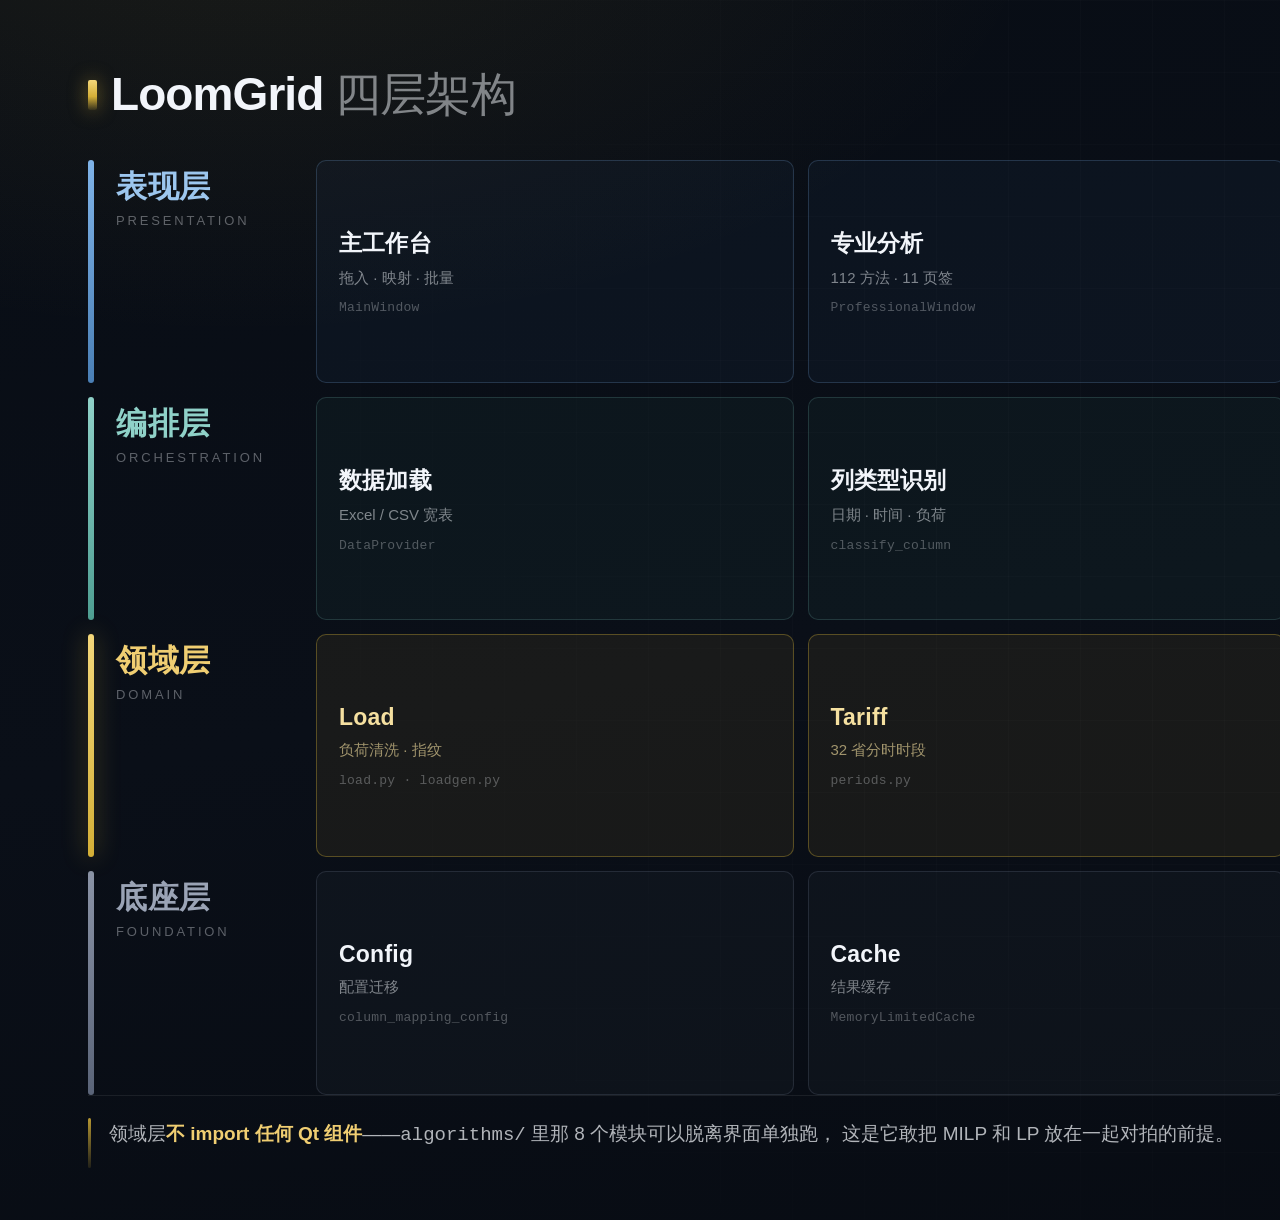
<file: tools/demo_anim/arch.html>
<!DOCTYPE html>
<html lang="zh">
<head>
<meta charset="utf-8">
<title>LoomGrid 四层架构</title>
<style>
  * { margin:0; padding:0; box-sizing:border-box; }
  html, body { width:2400px; height:1220px; overflow:hidden; }
  body {
    background:#070B12;
    font-family:"PingFang SC","Microsoft YaHei",-apple-system,sans-serif;
    color:#F2F5FA; position:relative;
  }
  .bg {
    position:absolute; inset:0;
    background:
      radial-gradient(1300px 700px at 10% -8%, rgba(212,175,55,.09), transparent 62%),
      radial-gradient(1100px 660px at 94% 106%, rgba(78,205,196,.08), transparent 60%),
      linear-gradient(170deg,#080D15 0%,#0A0F18 48%,#070B12 100%);
  }
  .grid {
    position:absolute; inset:0;
    background-image:
      linear-gradient(rgba(255,255,255,.016) 1px, transparent 1px),
      linear-gradient(90deg, rgba(255,255,255,.016) 1px, transparent 1px);
    background-size:72px 72px;
    mask-image: radial-gradient(circle at 50% 40%, #000 30%, transparent 80%);
    -webkit-mask-image: radial-gradient(circle at 50% 40%, #000 30%, transparent 80%);
  }
  .stage { position:absolute; inset:0; padding:64px 132px 52px 88px; display:flex; flex-direction:column; }

  /* 标题 */
  header { display:flex; align-items:flex-end; justify-content:space-between; }
  .mark { width:9px; height:30px; border-radius:2px;
    background:linear-gradient(180deg,#F4D77A,#D4AF37 55%,rgba(212,175,55,.18));
    box-shadow:0 0 18px rgba(212,175,55,.5); }
  .hrow { display:flex; align-items:center; gap:14px; }
  .h1 { font-size:46px; font-weight:700; letter-spacing:-.02em; }
  .h1 span { font-weight:200; color:rgba(242,245,250,.5); }
  .meta { text-align:right; font-size:17px; color:rgba(242,245,250,.52);
    letter-spacing:.05em; line-height:1.7; font-family:'Mono',monospace; }
  .meta b { color:rgba(242,245,250,.86); font-weight:600; }

  /* 层 */
  .layers { flex:1; margin-top:34px; position:relative;
    display:flex; flex-direction:column; gap:14px; }
  .layer { display:flex; align-items:stretch; flex:1; min-height:0; }
  .lmark {
    width:6px; border-radius:3px; margin-right:22px; flex-shrink:0;
  }
  .lname { width:200px; flex-shrink:0; padding-top:6px; }
  .lname .cn { font-size:31px; font-weight:600; letter-spacing:.02em; }
  .lname .en { font-size:13px; letter-spacing:.22em; text-transform:uppercase;
    color:rgba(242,245,250,.36); margin-top:5px; }
  .lmods { flex:1; display:flex; gap:14px; min-height:0; }
  .mod {
    flex:1; padding:20px 22px; display:flex; flex-direction:column; justify-content:center;
    background:rgba(255,255,255,.028);
    border:1px solid rgba(255,255,255,.075);
    border-radius:10px;
  }
  .mod .t { font-size:23px; font-weight:600; letter-spacing:.01em; }
  .mod .d { font-size:15px; color:rgba(242,245,250,.50); margin-top:8px;
    line-height:1.45; }
  .mod .c { font-size:13px; color:rgba(242,245,250,.30); margin-top:12px;
    font-family:'Mono',Consolas,monospace; letter-spacing:.02em; }

  /* 四层配色 */
  .p1 .lmark { background:linear-gradient(180deg,#7FB3E8,#4A7FB5); }
  .p1 .lname .cn { color:#9CC6EE; }
  .p1 .mod { border-color:rgba(122,174,222,.22); background:rgba(74,127,181,.06); }

  .p2 .lmark { background:linear-gradient(180deg,#8FD1C8,#4E9E92); }
  .p2 .lname .cn { color:#8FD1C8; }
  .p2 .mod { border-color:rgba(120,190,180,.20); background:rgba(78,158,146,.055); }

  /* 领域层：重点 */
  .p3 { position:relative; }
  .p3 .lmark { background:linear-gradient(180deg,#F4D77A,#D4AF37);
    box-shadow:0 0 24px rgba(212,175,55,.45); }
  .p3 .lname .cn { color:#F0CE72; }
  .p3 .mod { border-color:rgba(212,175,55,.34); background:rgba(212,175,55,.075); }
  .p3 .mod .t { color:#F5E0A0; }
  .p3 .mod .d { color:rgba(245,224,160,.62); }

  .p4 .lmark { background:linear-gradient(180deg,#8A93A6,#5A6478); }
  .p4 .lname .cn { color:#9AA3B5; }
  .p4 .mod { border-color:rgba(140,150,170,.18); background:rgba(120,130,150,.05); }

  /* 右侧依赖箭头 */
  .dep {
    position:absolute; right:-52px; top:0; bottom:0; width:52px;
    display:flex; flex-direction:column; align-items:center;
  }
  .dep .line { flex:1; width:1px;
    background:linear-gradient(180deg,rgba(212,175,55,.04),rgba(212,175,55,.45) 42%,rgba(212,175,55,.45) 58%,rgba(212,175,55,.04));
  }
  .dep .tip { width:0; height:0;
    border-left:6px solid transparent; border-right:6px solid transparent;
    border-top:10px solid rgba(212,175,55,.55); }
  .dep .lb {
    position:absolute; top:50%; transform:translateY(-50%) rotate(90deg);
    white-space:nowrap; font-size:12px; letter-spacing:.32em;
    color:rgba(242,245,250,.50);
  }

  /* 底部判断 */
  footer { display:flex; align-items:flex-start; gap:18px;
    padding-top:22px; border-top:1px solid rgba(255,255,255,.075); }
  .fbar { width:3px; align-self:stretch; border-radius:2px;
    background:linear-gradient(180deg,rgba(212,175,55,.85),rgba(212,175,55,.12)); }
  .ftext { font-size:19px; line-height:1.65; color:rgba(242,245,250,.72); }
  .ftext b { color:#F0CE72; font-weight:600; }
  .fright { margin-left:auto; text-align:right; font-size:14px;
    color:rgba(242,245,250,.34); line-height:1.8; letter-spacing:.06em; }
</style>
</head>
<body>
  <div class="bg"></div>
  <div class="grid"></div>

  <div class="stage">
    <header>
      <div class="hrow">
        <span class="mark"></span>
        <div class="h1">LoomGrid <span>四层架构</span></div>
      </div>
      <div class="meta">
        <b>36,204</b> 行 · <b>96</b> 个类 · <b>270</b> 个顶层函数<br>
        依赖只向下，领域层不认 GUI
      </div>
    </header>

    <div class="layers">
      <div class="dep">
        <div class="line"></div>
        <div class="lb">depends on</div>
        <div class="tip"></div>
      </div>

      <div class="layer p1">
        <div class="lmark"></div>
        <div class="lname"><div class="cn">表现层</div><div class="en">Presentation</div></div>
        <div class="lmods">
          <div class="mod"><div class="t">主工作台</div><div class="d">拖入 · 映射 · 批量</div><div class="c">MainWindow</div></div>
          <div class="mod"><div class="t">专业分析</div><div class="d">112 方法 · 11 页签</div><div class="c">ProfessionalWindow</div></div>
          <div class="mod"><div class="t">对话框族</div><div class="d">模拟 / 预览 / 结算</div><div class="c">23 个 Dialog</div></div>
          <div class="mod"><div class="t">图表渲染</div><div class="d">深浅双主题 · 96 点</div><div class="c">RenderScheduler</div></div>
        </div>
      </div>

      <div class="layer p2">
        <div class="lmark"></div>
        <div class="lname"><div class="cn">编排层</div><div class="en">Orchestration</div></div>
        <div class="lmods">
          <div class="mod"><div class="t">数据加载</div><div class="d">Excel / CSV 宽表</div><div class="c">DataProvider</div></div>
          <div class="mod"><div class="t">列类型识别</div><div class="d">日期 · 时间 · 负荷</div><div class="c">classify_column</div></div>
          <div class="mod"><div class="t">分组与映射</div><div class="d">跨文件规则复用</div><div class="c">GroupSummary</div></div>
          <div class="mod"><div class="t">计算调度</div><div class="d">多线程 · 进度回传</div><div class="c">QThread + Signal</div></div>
        </div>
      </div>

      <div class="layer p3">
        <div class="lmark"></div>
        <div class="lname"><div class="cn">领域层</div><div class="en">Domain</div></div>
        <div class="lmods">
          <div class="mod"><div class="t">Load</div><div class="d">负荷清洗 · 指纹</div><div class="c">load.py · loadgen.py</div></div>
          <div class="mod"><div class="t">Tariff</div><div class="d">32 省分时时段</div><div class="c">periods.py</div></div>
          <div class="mod"><div class="t">Space</div><div class="d">充放电空间</div><div class="c">spaces.py</div></div>
          <div class="mod"><div class="t">Dispatch</div><div class="d">贪心 / 仿真 / LP</div><div class="c">dispatch.py · milp.py</div></div>
        </div>
      </div>

      <div class="layer p4">
        <div class="lmark"></div>
        <div class="lname"><div class="cn">底座层</div><div class="en">Foundation</div></div>
        <div class="lmods">
          <div class="mod"><div class="t">Config</div><div class="d">配置迁移</div><div class="c">column_mapping_config</div></div>
          <div class="mod"><div class="t">Cache</div><div class="d">结果缓存</div><div class="c">MemoryLimitedCache</div></div>
          <div class="mod"><div class="t">Threading</div><div class="d">任务隔离</div><div class="c">QThread · lock</div></div>
          <div class="mod"><div class="t">Logging</div><div class="d">运行留痕</div><div class="c">loguru · logs/</div></div>
        </div>
      </div>
    </div>

    <footer>
      <div class="fbar"></div>
      <div class="ftext">
        领域层<b>不 import 任何 Qt 组件</b>——<code>algorithms/</code> 里那 8 个模块可以脱离界面单独跑，
        这是它敢把 MILP 和 LP 放在一起对拍的前提。
      </div>
      <div class="fright">
        github.com/172629438/loomgrid<br>
        Ultra v3.2.2 · Fusion v2.3.1
      </div>
    </footer>
  </div>
</body>
</html>
</file>
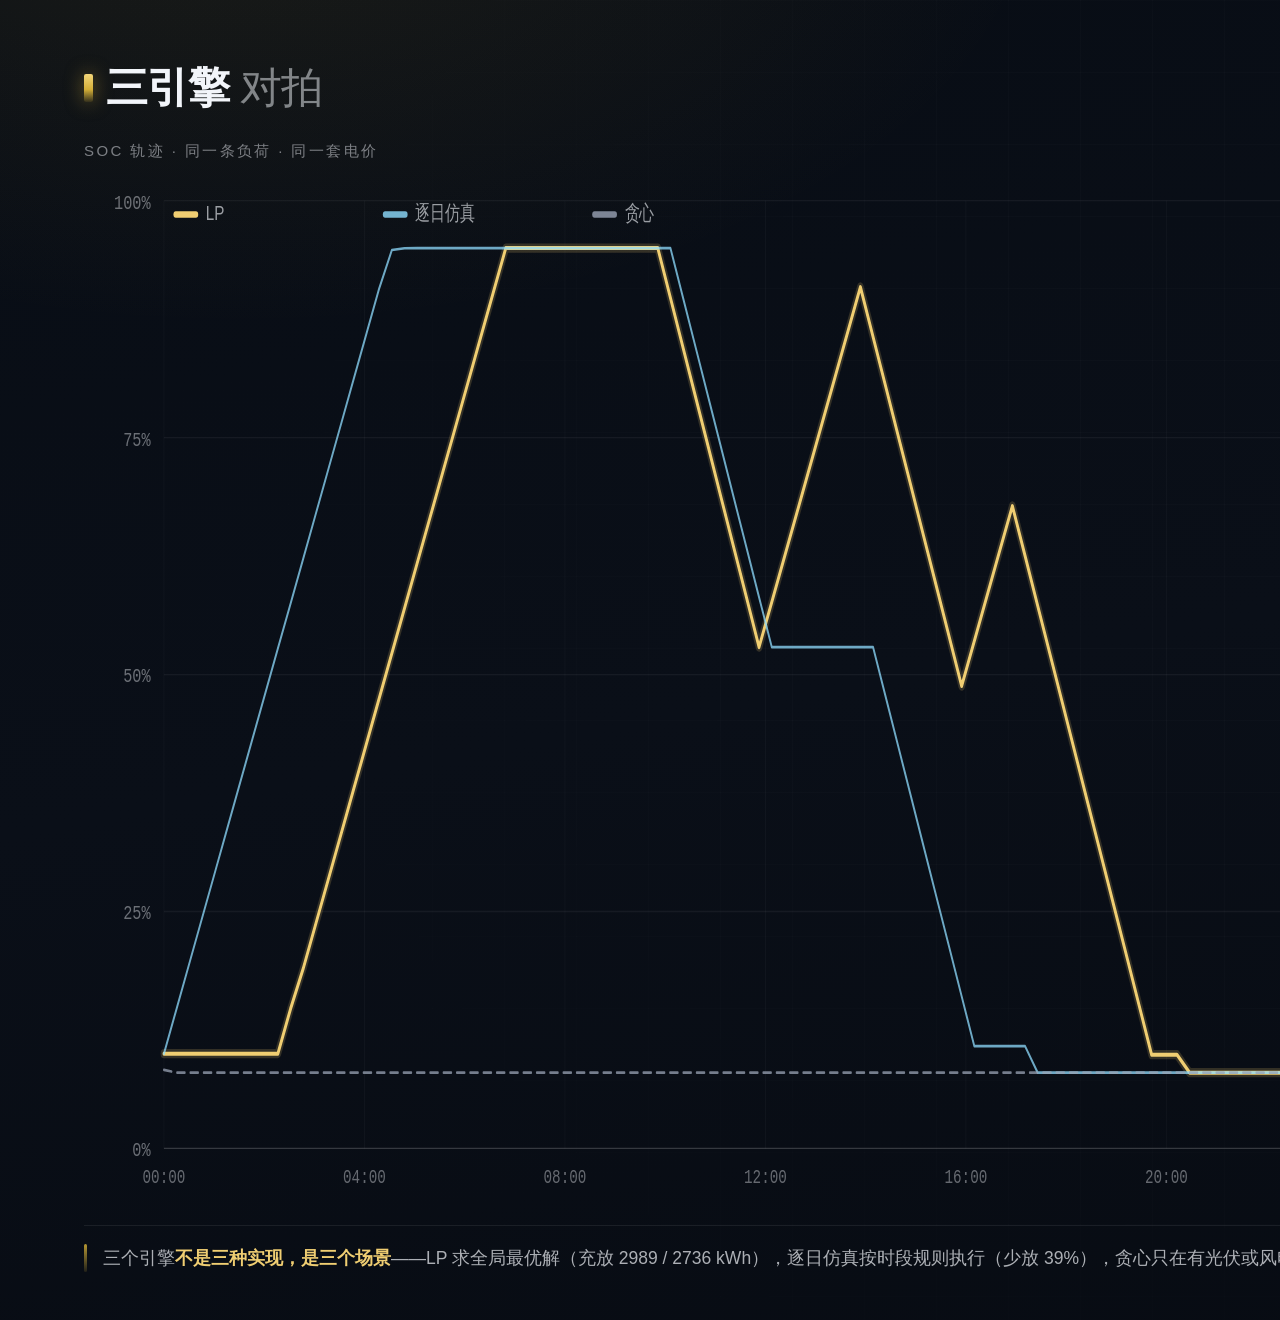
<file: tools/demo_anim/engines.html>
<!DOCTYPE html>
<html lang="zh">
<head>
<meta charset="utf-8">
<title>LoomGrid 三引擎对拍</title>
<script src="engines_data.js"></script>
<style>
  * { margin:0; padding:0; box-sizing:border-box; }
  html, body { width:2400px; height:1320px; overflow:hidden; }
  body {
    background:#070B12;
    font-family:"PingFang SC","Microsoft YaHei",-apple-system,sans-serif;
    color:#F2F5FA; position:relative;
  }
  .bg {
    position:absolute; inset:0;
    background:
      radial-gradient(1300px 700px at 10% -8%, rgba(212,175,55,.09), transparent 62%),
      radial-gradient(1100px 660px at 92% 106%, rgba(78,205,196,.08), transparent 60%),
      linear-gradient(170deg,#080D15 0%,#0A0F18 48%,#070B12 100%);
  }
  .grid {
    position:absolute; inset:0;
    background-image:
      linear-gradient(rgba(255,255,255,.015) 1px, transparent 1px),
      linear-gradient(90deg, rgba(255,255,255,.015) 1px, transparent 1px);
    background-size:72px 72px;
    mask-image: radial-gradient(circle at 50% 40%, #000 30%, transparent 80%);
    -webkit-mask-image: radial-gradient(circle at 50% 40%, #000 30%, transparent 80%);
  }
  .stage { position:absolute; inset:0; padding:60px 84px 48px; display:flex; flex-direction:column; }

  header { display:flex; align-items:flex-end; justify-content:space-between; }
  .mark { width:9px; height:28px; border-radius:2px;
    background:linear-gradient(180deg,#F4D77A,#D4AF37 55%,rgba(212,175,55,.18));
    box-shadow:0 0 18px rgba(212,175,55,.5); }
  .hrow { display:flex; align-items:center; gap:13px; }
  .h1 { font-size:42px; font-weight:700; letter-spacing:-.02em; }
  .h1 span { font-weight:200; color:rgba(242,245,250,.5); }
  .meta { text-align:right; font-size:16px; color:rgba(242,245,250,.50);
    line-height:1.7; letter-spacing:.04em; font-family:'Mono',monospace; }
  .meta b { color:rgba(242,245,250,.86); font-weight:600; }

  .body { flex:1; display:flex; gap:40px; margin-top:26px; min-height:0; }

  /* 左：SOC 轨迹 */
  .left { flex:1.55; display:flex; flex-direction:column; min-width:0; }
  .ptitle { font-size:15px; letter-spacing:.16em; color:rgba(242,245,250,.48);
    text-transform:uppercase; margin-bottom:8px; }
  .chart { flex:1; position:relative; }
  svg { display:block; width:100%; height:100%; }

  /* 右：收益对比 */
  .right { flex:1; display:flex; flex-direction:column; min-width:0; }
  .rows { flex:1; display:flex; flex-direction:column; justify-content:center; gap:26px; }
  .row { }
  .row .top { display:flex; align-items:baseline; justify-content:space-between; }
  .row .nm { font-size:22px; font-weight:600; }
  .row .nm em { font-style:normal; font-size:13px; letter-spacing:.14em;
    color:rgba(242,245,250,.34); margin-left:10px; text-transform:uppercase; }
  .row .val { font-family:'Mono',monospace; font-size:26px; font-weight:600;
    font-variant-numeric:tabular-nums; }
  .row .bar { height:9px; border-radius:5px; margin-top:11px;
    background:rgba(255,255,255,.06); overflow:hidden; }
  .row .fill { height:100%; border-radius:5px; }
  .row .note { font-size:13.5px; color:rgba(242,245,250,.42); margin-top:9px; line-height:1.4; }
  .gap { font-size:13px; color:rgba(242,245,250,.34); margin-left:8px; }

  footer { padding-top:18px; border-top:1px solid rgba(255,255,255,.075);
    display:flex; align-items:flex-start; gap:16px; }
  .fbar { width:3px; align-self:stretch; border-radius:2px;
    background:linear-gradient(180deg,rgba(212,175,55,.85),rgba(212,175,55,.12)); }
  .ftext { font-size:17.5px; line-height:1.6; color:rgba(242,245,250,.70); }
  .ftext b { color:#F0CE72; font-weight:600; }
</style>
</head>
<body>
  <div class="bg"></div>
  <div class="grid"></div>

  <div class="stage">
    <header>
      <div class="hrow">
        <span class="mark"></span>
        <div class="h1">三引擎 <span>对拍</span></div>
      </div>
      <div class="meta" id="meta"></div>
    </header>

    <div class="body">
      <div class="left">
        <div class="ptitle">SOC 轨迹 · 同一条负荷 · 同一套电价</div>
        <div class="chart"><svg id="s" viewBox="0 0 1400 800" preserveAspectRatio="none"></svg></div>
      </div>
      <div class="right">
        <div class="ptitle">日套利收益</div>
        <div class="rows" id="rows"></div>
      </div>
    </div>

    <footer>
      <div class="fbar"></div>
      <div class="ftext" id="ft"></div>
    </footer>
  </div>

<script>
const D = window.ENGINES;
const E='http://www.w3.org/2000/svg';
const svg=document.getElementById('s');
const VW=1400, VH=800;
const L=84, R=VW-52, TOP=24, BOT=VH-58;
const PW=R-L;
const mk=(t,a)=>{const e=document.createElementNS(E,t);for(const k in a)e.setAttribute(k,a[k]);return e;};
const xOf=i=>L+(i/(D.hours.length-1))*PW;
const yOf=v=>BOT-(v/100)*(BOT-TOP);

document.getElementById('meta').innerHTML =
  `<b>${D.stats.cap_kwh}</b> kWh · <b>${D.stats.p_max}</b> kW · ` +
  `峰谷价差 <b>${D.stats.spread.toFixed(2)}</b> 元/kWh<br>负荷峰值 <b>${D.stats.peak_kw}</b> kW`;

// 网格
for(let v=0;v<=100;v+=25){
  const y=yOf(v);
  svg.appendChild(mk('line',{x1:L,y1:y,x2:R,y2:y,
    stroke:v===0?'rgba(255,255,255,.18)':'rgba(255,255,255,.05)','stroke-width':1}));
  const t=mk('text',{x:L-14,y:y+6,'text-anchor':'end',
    fill:'rgba(242,245,250,.42)','font-size':16,'font-family':'Mono, monospace'});
  t.textContent=v+'%'; svg.appendChild(t);
}
for(let h=0;h<=24;h+=4){
  const x=L+(h/24)*PW;
  svg.appendChild(mk('line',{x1:x,y1:TOP,x2:x,y2:BOT,
    stroke:'rgba(255,255,255,.035)','stroke-width':1}));
  const t=mk('text',{x:x,y:BOT+26,'text-anchor':'middle',
    fill:'rgba(242,245,250,.40)','font-size':15,'font-family':'Mono, monospace'});
  t.textContent=String(h).padStart(2,'0')+':00'; svg.appendChild(t);
}

// 三条 SOC 轨迹
D.engines.forEach((eng, idx)=>{
  const isLP = idx===0;
  let p='';
  eng.soc.forEach((v,i)=>{
    p += (i?'L ':'M ')+xOf(i).toFixed(1)+' '+yOf(v*100).toFixed(1)+' ';
  });
  if(!isLP){
    svg.appendChild(mk('path',{d:p,fill:'none',stroke:eng.color,
      'stroke-width':2.0,'stroke-linejoin':'round','stroke-linecap':'round',
      'stroke-opacity':.75,'stroke-dasharray':idx===1?'none':'8 6'}));
  } else {
    // LP 画两次：先粗描边做辉光，再画实线
    svg.appendChild(mk('path',{d:p,fill:'none',stroke:eng.color,
      'stroke-width':7,'stroke-linejoin':'round','stroke-linecap':'round',
      'stroke-opacity':.18}));
    svg.appendChild(mk('path',{d:p,fill:'none',stroke:eng.color,
      'stroke-width':3.0,'stroke-linejoin':'round','stroke-linecap':'round'}));
  }
});

// 图例
D.engines.forEach((eng,i)=>{
  const lx=L+10+i*220, ly=TOP+8;
  svg.appendChild(mk('rect',{x:lx,y:ly,width:26,height:5,rx:2.5,fill:eng.color,
    'fill-opacity':i===0?1:.8}));
  const t=mk('text',{x:lx+34,y:ly+7,fill:'rgba(242,245,250,.62)','font-size':16});
  t.textContent=eng.name; svg.appendChild(t);
});

// 右侧柱
const maxSave = Math.max(...D.engines.map(e=>e.saving));
const lpSave = D.engines[0].saving;
document.getElementById('rows').innerHTML = D.engines.map(e=>{
  const pct = e.saving / maxSave * 100;
  const gap = e.saving === lpSave ? '' :
    `<span class="gap">LP 的 ${(e.saving/lpSave*100).toFixed(0)}%</span>`;
  return `<div class="row">
    <div class="top">
      <div class="nm">${e.name}<em>${e.en}</em></div>
      <div class="val" style="color:${e.color}">¥${e.saving}${gap}</div>
    </div>
    <div class="bar"><div class="fill" style="width:${pct}%;background:${e.color};opacity:${e.saving===lpSave?1:.65}"></div></div>
    <div class="note">${e.note}</div>
  </div>`;
}).join('');

document.getElementById('ft').innerHTML =
  `三个引擎<b>不是三种实现，是三个场景</b>——LP 求全局最优解（充放 2989 / 2736 kWh），` +
  `逐日仿真按时段规则执行（少放 39%），贪心只在有光伏或风电时才动。` +
  `把它们放在一起对拍，是这套工具敢说自己算得准的办法。`;
</script>
</body>
</html>
</file>
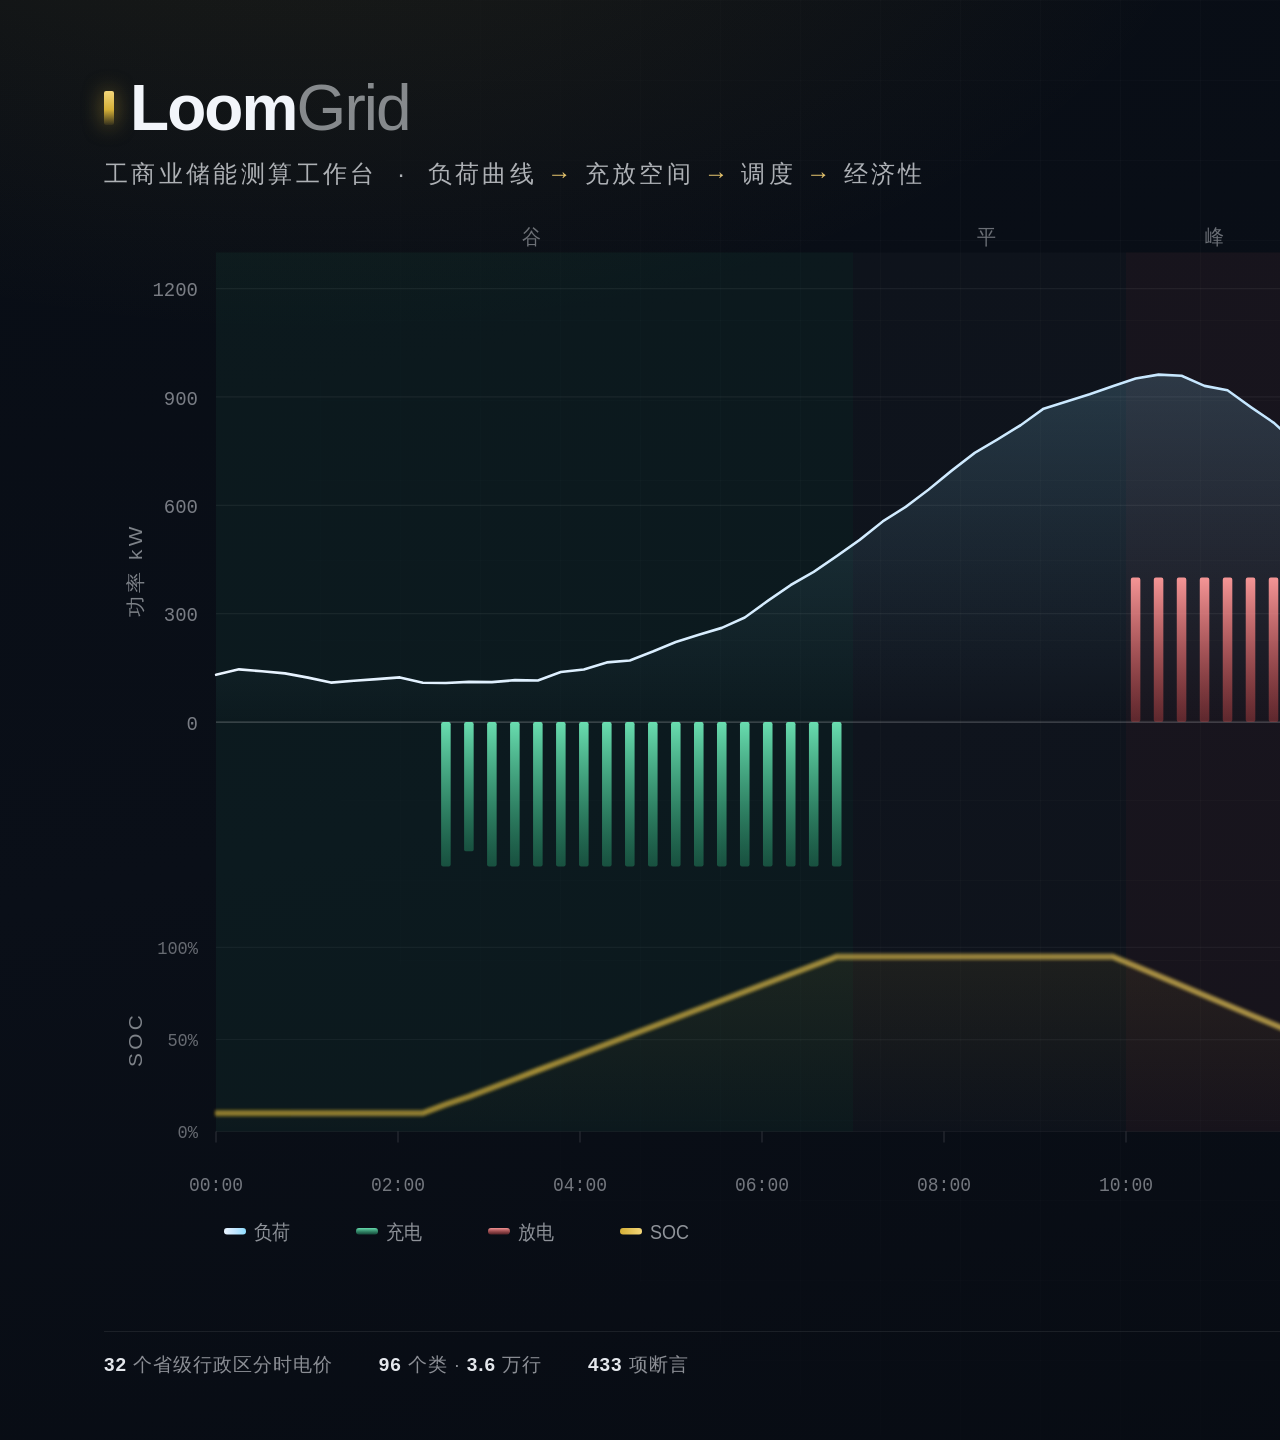
<file: tools/demo_anim/hero.html>
<!DOCTYPE html>
<html lang="zh">
<head>
<meta charset="utf-8">
<title>LoomGrid hero</title>
<script src="hero_data.js"></script>
<style>
  @font-face { font-family:'Mono'; src: local('JetBrains Mono'), local('Consolas'), local('Cascadia Mono'); }
  * { margin:0; padding:0; box-sizing:border-box; }
  html, body { width:2560px; height:1440px; overflow:hidden; }
  body {
    background:#070B12;
    font-family:"PingFang SC","Microsoft YaHei",-apple-system,sans-serif;
    color:#F2F5FA; position:relative;
  }
  .glow {
    position:absolute; inset:0;
    background:
      radial-gradient(1500px 820px at 12% -12%, rgba(212,175,55,.10), transparent 62%),
      radial-gradient(1200px 760px at 96% 104%, rgba(78,205,196,.09), transparent 60%),
      linear-gradient(168deg,#080D15 0%,#0A0F18 46%,#070B12 100%);
  }
  .grid {
    position:absolute; inset:0;
    background-image:
      linear-gradient(rgba(255,255,255,.018) 1px, transparent 1px),
      linear-gradient(90deg, rgba(255,255,255,.018) 1px, transparent 1px);
    background-size:80px 80px;
    mask-image: radial-gradient(circle at 50% 38%, #000 26%, transparent 78%);
    -webkit-mask-image: radial-gradient(circle at 50% 38%, #000 26%, transparent 78%);
  }
  .stage { position:absolute; inset:0; padding:76px 104px 62px; display:flex; flex-direction:column; }

  header { display:flex; align-items:flex-start; justify-content:space-between; }
  .mark { width:10px; height:34px; border-radius:2px;
    background:linear-gradient(180deg,#F4D77A,#D4AF37 55%,rgba(212,175,55,.18));
    box-shadow:0 0 20px rgba(212,175,55,.55); }
  .brand { display:flex; align-items:center; gap:16px; }
  .bname { font-size:64px; font-weight:700; letter-spacing:-.03em; line-height:1; }
  .bname span { font-weight:200; color:rgba(242,245,250,.52); }
  .kick { margin-top:18px; font-size:24px; letter-spacing:.14em;
    color:rgba(242,245,250,.70); font-weight:300; }
  .kick em { font-style:normal; color:rgba(240,206,114,.95); }

  .kpis { display:flex; padding-top:18px; }
  .kpi { text-align:right; padding-left:40px; margin-left:40px;
    border-left:1px solid rgba(255,255,255,.10); }
  .kpi:first-child { padding-left:0; margin-left:0; border-left:none; }
  .kpi .k { font-size:17px; letter-spacing:.18em; color:rgba(242,245,250,.60); }
  .kpi .v { margin-top:8px; font-family:'Mono',monospace; font-size:38px;
    font-weight:600; letter-spacing:-.02em; }
  .kpi .v.gold { color:#F0CE72; }
  .kpi .v.cool { color:#8FDDFF; }
  .kpi .u { font-size:18px; color:rgba(242,245,250,.52); margin-left:4px; font-family:inherit; }

  .chart { position:relative; flex:1; margin-top:34px; }
  svg { display:block; width:100%; height:100%; }

  footer { display:flex; align-items:center; justify-content:space-between;
    padding-top:20px; border-top:1px solid rgba(255,255,255,.08); }
  .fleft { display:flex; gap:46px; font-size:19px; color:rgba(242,245,250,.56);
    letter-spacing:.05em; }
  .fleft b { color:rgba(242,245,250,.94); font-weight:600; }
  .fright { font-size:19px; letter-spacing:.13em; color:rgba(242,245,250,.42); }
</style>
</head>
<body>
  <div class="glow"></div>
  <div class="grid"></div>

  <div class="stage">
    <header>
      <div>
        <div class="brand"><span class="mark"></span>
          <div class="bname">Loom<span>Grid</span></div></div>
        <div class="kick">工商业储能测算工作台 &nbsp;·&nbsp; 负荷曲线 <em>→</em> 充放空间 <em>→</em> 调度 <em>→</em> 经济性</div>
      </div>
      <div class="kpis" id="kpis"></div>
    </header>

    <div class="chart">
      <svg id="s" viewBox="0 0 2352 1010" preserveAspectRatio="none"></svg>
    </div>

    <footer>
      <div class="fleft">
        <div><b>32</b> 个省级行政区分时电价</div>
        <div><b>96</b> 个类 · <b>3.6</b> 万行</div>
        <div><b>433</b> 项断言</div>
      </div>
      <div class="fright" id="src"></div>
    </footer>
  </div>

<script>
const D = window.HERO_DATA;
const E='http://www.w3.org/2000/svg';
const svg=document.getElementById('s');
const VW=2352, VH=1010;

// 版面分区：功率图 / SOC 带 / 时间轴
const L=112, R=VW-56;
const P_TOP=26, P_BOT=606;       // 功率区
const S_TOP=660, S_BOT=828;      // SOC 区
const AXIS_Y=876;
const PW=R-L;

const PMIN=-460, PMAX=1300;
const mk=(t,a)=>{const e=document.createElementNS(E,t);for(const k in a)e.setAttribute(k,a[k]);return e;};
const xOf=i=>L+(i/(D.hours.length-1))*PW;
const yP=v=>P_BOT-((v-PMIN)/(PMAX-PMIN))*(P_BOT-P_TOP);
const yS=v=>S_BOT-(v/100)*(S_BOT-S_TOP);

// ---- 顶部指标 ----
const st = D.stats;
document.getElementById('kpis').innerHTML = `
  <div class="kpi"><div class="k">峰谷价差</div><div class="v gold">${st.spread.toFixed(2)}<span class="u">元/kWh</span></div></div>
  <div class="kpi"><div class="k">日套利收益</div><div class="v gold">¥${st.saving_cny.toFixed(0)}</div></div>
  <div class="kpi"><div class="k">储能配置</div><div class="v cool">${st.cap_kwh.toFixed(0)}<span class="u">kWh</span></div></div>`;
document.getElementById('src').textContent =
  `LP 最优解 · ${st.charge_kwh.toFixed(0)} 充 / ${st.discharge_kwh.toFixed(0)} 放 kWh`;

// ---- defs ----
const defs=mk('defs',{});
defs.innerHTML=`
  <linearGradient id="gLoad" x1="0" y1="0" x2="1" y2="0">
    <stop offset="0%" stop-color="#EAF4FF"/><stop offset="50%" stop-color="#C3E6FF"/>
    <stop offset="100%" stop-color="#8FDDFF"/></linearGradient>
  <linearGradient id="gFill" x1="0" y1="0" x2="0" y2="1">
    <stop offset="0%" stop-color="rgba(143,221,255,.22)"/>
    <stop offset="100%" stop-color="rgba(143,221,255,0)"/></linearGradient>
  <linearGradient id="gChg" x1="0" y1="0" x2="0" y2="1">
    <stop offset="0%" stop-color="#6EE7B7" stop-opacity=".95"/>
    <stop offset="100%" stop-color="#2FB57C" stop-opacity=".35"/></linearGradient>
  <linearGradient id="gDis" x1="0" y1="0" x2="0" y2="1">
    <stop offset="0%" stop-color="#FF9B9B" stop-opacity=".95"/>
    <stop offset="100%" stop-color="#DE4A4A" stop-opacity=".35"/></linearGradient>
  <linearGradient id="gSocLine" x1="0" y1="0" x2="1" y2="0">
    <stop offset="0%" stop-color="#D4AF37"/><stop offset="100%" stop-color="#F4D77A"/></linearGradient>
  <linearGradient id="gSocFill" x1="0" y1="0" x2="0" y2="1">
    <stop offset="0%" stop-color="rgba(212,175,55,.08)"/>
    <stop offset="100%" stop-color="rgba(212,175,55,0)"/></linearGradient>
  <filter id="soft" x="-20%" y="-60%" width="140%" height="220%">
    <feGaussianBlur stdDeviation="1.8" result="b"/>
    <feMerge><feMergeNode in="b"/><feMergeNode in="src"/></feMerge></filter>`;
svg.appendChild(defs);

// ---- 电价分区 ----
function zoneAt(h){
  if (h < 7 || h >= 23) return [0,'谷','rgba(61,220,151,.055)'];
  if ((h>=10&&h<12)||(h>=17&&h<22)) return [1,'峰','rgba(255,120,120,.06)'];
  if (h>=14&&h<16) return [2,'尖','rgba(255,150,90,.075)'];
  return [3,'平','rgba(255,255,255,.018)'];
}
let segStart=0, segKey=zoneAt(0)[1];
const zones=[];
for(let i=1;i<=D.hours.length;i++){
  const h = i<D.hours.length ? D.hours[i] : 24;
  const k = i<D.hours.length ? zoneAt(h)[1] : null;
  if(k!==segKey || i===D.hours.length){
    zones.push([segStart, h, segKey, zoneAt(segStart)[2]]);
    segStart=h; segKey=k;
  }
}
zones.forEach(([a,b,n,f])=>{
  if(b-a<0.1) return;
  const x1=L+(a/24)*PW;
  const w=(b-a)/24*PW;
  svg.appendChild(mk('rect',{x:x1,y:P_TOP,width:w,height:S_BOT-P_TOP,fill:f}));
  if(b-a>1.2){
    const t=mk('text',{x:x1+w/2,y:P_TOP-8,'text-anchor':'middle',
      fill:'rgba(242,245,250,.42)','font-size':19,'letter-spacing':'5'});
    t.textContent=n; svg.appendChild(t);
  }
});

// ---- 网格 ----
for(let v=0;v<=1200;v+=300){
  const y=yP(v);
  svg.appendChild(mk('line',{x1:L,y1:y,x2:R,y2:y,
    stroke:v===0?'rgba(255,255,255,.24)':'rgba(255,255,255,.055)','stroke-width':1.1}));
  const t=mk('text',{x:L-18,y:y+7,'text-anchor':'end',
    fill:'rgba(242,245,250,.48)','font-size':19,'font-family':'Mono, monospace'});
  t.textContent=v; svg.appendChild(t);
}
// SOC 区刻度
[0,50,100].forEach(v=>{
  const y=yS(v);
  svg.appendChild(mk('line',{x1:L,y1:y,x2:R,y2:y,stroke:'rgba(255,255,255,.045)','stroke-width':1}));
  const t=mk('text',{x:L-18,y:y+6,'text-anchor':'end',
    fill:'rgba(242,245,250,.40)','font-size':17,'font-family':'Mono, monospace'});
  t.textContent=v+'%'; svg.appendChild(t);
});

// ---- 负荷曲线 ----
let lp='', la='M '+xOf(0)+' '+yP(0)+' ';
D.load.forEach((v,i)=>{
  lp += (i?'L ':'M ')+xOf(i).toFixed(1)+' '+yP(v).toFixed(1)+' ';
  la += 'L '+xOf(i).toFixed(1)+' '+yP(v).toFixed(1)+' ';
});
la += 'L '+xOf(D.load.length-1)+' '+yP(0)+' Z';
svg.appendChild(mk('path',{d:la,fill:'url(#gFill)'}));
svg.appendChild(mk('path',{d:lp,fill:'none',stroke:'url(#gLoad)',
  'stroke-width':2.4,'stroke-linejoin':'round','stroke-linecap':'round'}));

// ---- 充放柱（真实功率） ----
const bw = Math.max(3, PW/D.hours.length*0.42);
D.charge.forEach((v,i)=>{
  if(v<=0.5) return;
  const y0=yP(0), y1=yP(-v);
  svg.appendChild(mk('rect',{x:xOf(i)-bw/2,y:y0,width:bw,height:y1-y0,rx:2,
    fill:'url(#gChg)'}));
});
D.discharge.forEach((v,i)=>{
  if(v<=0.5) return;
  const y0=yP(0), y1=yP(v);
  svg.appendChild(mk('rect',{x:xOf(i)-bw/2,y:y1,width:bw,height:y0-y1,rx:2,
    fill:'url(#gDis)'}));
});

// ---- SOC 曲线 ----
let sp='', sf='M '+xOf(0)+' '+yS(0)+' ';
D.soc.forEach((v,i)=>{
  const s=v*100;
  sp += (i?'L ':'M ')+xOf(i).toFixed(1)+' '+yS(s).toFixed(1)+' ';
  sf += 'L '+xOf(i).toFixed(1)+' '+yS(s).toFixed(1)+' ';
});
sf += 'L '+xOf(D.soc.length-1)+' '+yS(0)+' Z';
svg.appendChild(mk('path',{d:sf,fill:'url(#gSocFill)'}));
svg.appendChild(mk('path',{d:sp,fill:'none',stroke:'url(#gSocLine)',
  'stroke-width':2.2,'stroke-linejoin':'round','stroke-linecap':'round',
  filter:'url(#soft)'}));

// ---- 峰值标注 ----
let peakI=0;
D.load.forEach((v,i)=>{ if(v>D.load[peakI]) peakI=i; });
const px=xOf(peakI), py=yP(D.load[peakI]);
svg.appendChild(mk('circle',{cx:px,cy:py,r:13,fill:'rgba(244,215,122,.18)',filter:'url(#soft)'}));
svg.appendChild(mk('circle',{cx:px,cy:py,r:5,fill:'#F4D77A'}));
const pt=mk('text',{x:px+20,y:py-18,fill:'#F0CE72','font-size':24,'font-weight':600});
pt.textContent='峰值 '+D.load[peakI].toFixed(0)+' kW'; svg.appendChild(pt);

// ---- 时间轴 ----
for(let h=0;h<=24;h+=2){
  const x=L+(h/24)*PW;
  svg.appendChild(mk('line',{x1:x,y1:S_BOT,x2:x,y2:S_BOT+10,
    stroke:'rgba(255,255,255,.16)','stroke-width':1}));
  const t=mk('text',{x:x,y:AXIS_Y+6,'text-anchor':'middle',
    fill:'rgba(242,245,250,.46)','font-size':18,'font-family':'Mono, monospace'});
  t.textContent=String(h).padStart(2,'0')+':00'; svg.appendChild(t);
}

// ---- 轴名 ----
const y1=mk('text',{x:L-74,y:(P_TOP+P_BOT)/2,fill:'rgba(242,245,250,.50)','font-size':19,
  'letter-spacing':'3','text-anchor':'middle',transform:`rotate(-90 ${L-74} ${(P_TOP+P_BOT)/2})`});
y1.textContent='功率 kW'; svg.appendChild(y1);
const y2=mk('text',{x:L-74,y:(S_TOP+S_BOT)/2,fill:'rgba(242,245,250,.50)','font-size':19,
  'letter-spacing':'3','text-anchor':'middle',transform:`rotate(-90 ${L-74} ${(S_TOP+S_BOT)/2})`});
y2.textContent='SOC'; svg.appendChild(y2);

// ---- 图例（放到底部，避开顶部电价分区标签）----
const lg=[['负荷','url(#gLoad)'],['充电','url(#gChg)'],['放电','url(#gDis)'],['SOC','url(#gSocLine)']];
lg.forEach(([name,grad],i)=>{
  const gx=L+8+i*132;
  svg.appendChild(mk('rect',{x:gx,y:AXIS_Y+40,width:22,height:6,rx:3,fill:grad}));
  const t=mk('text',{x:gx+30,y:AXIS_Y+50,fill:'rgba(242,245,250,.58)','font-size':18});
  t.textContent=name; svg.appendChild(t);
});
</script>
</body>
</html>
</file>
